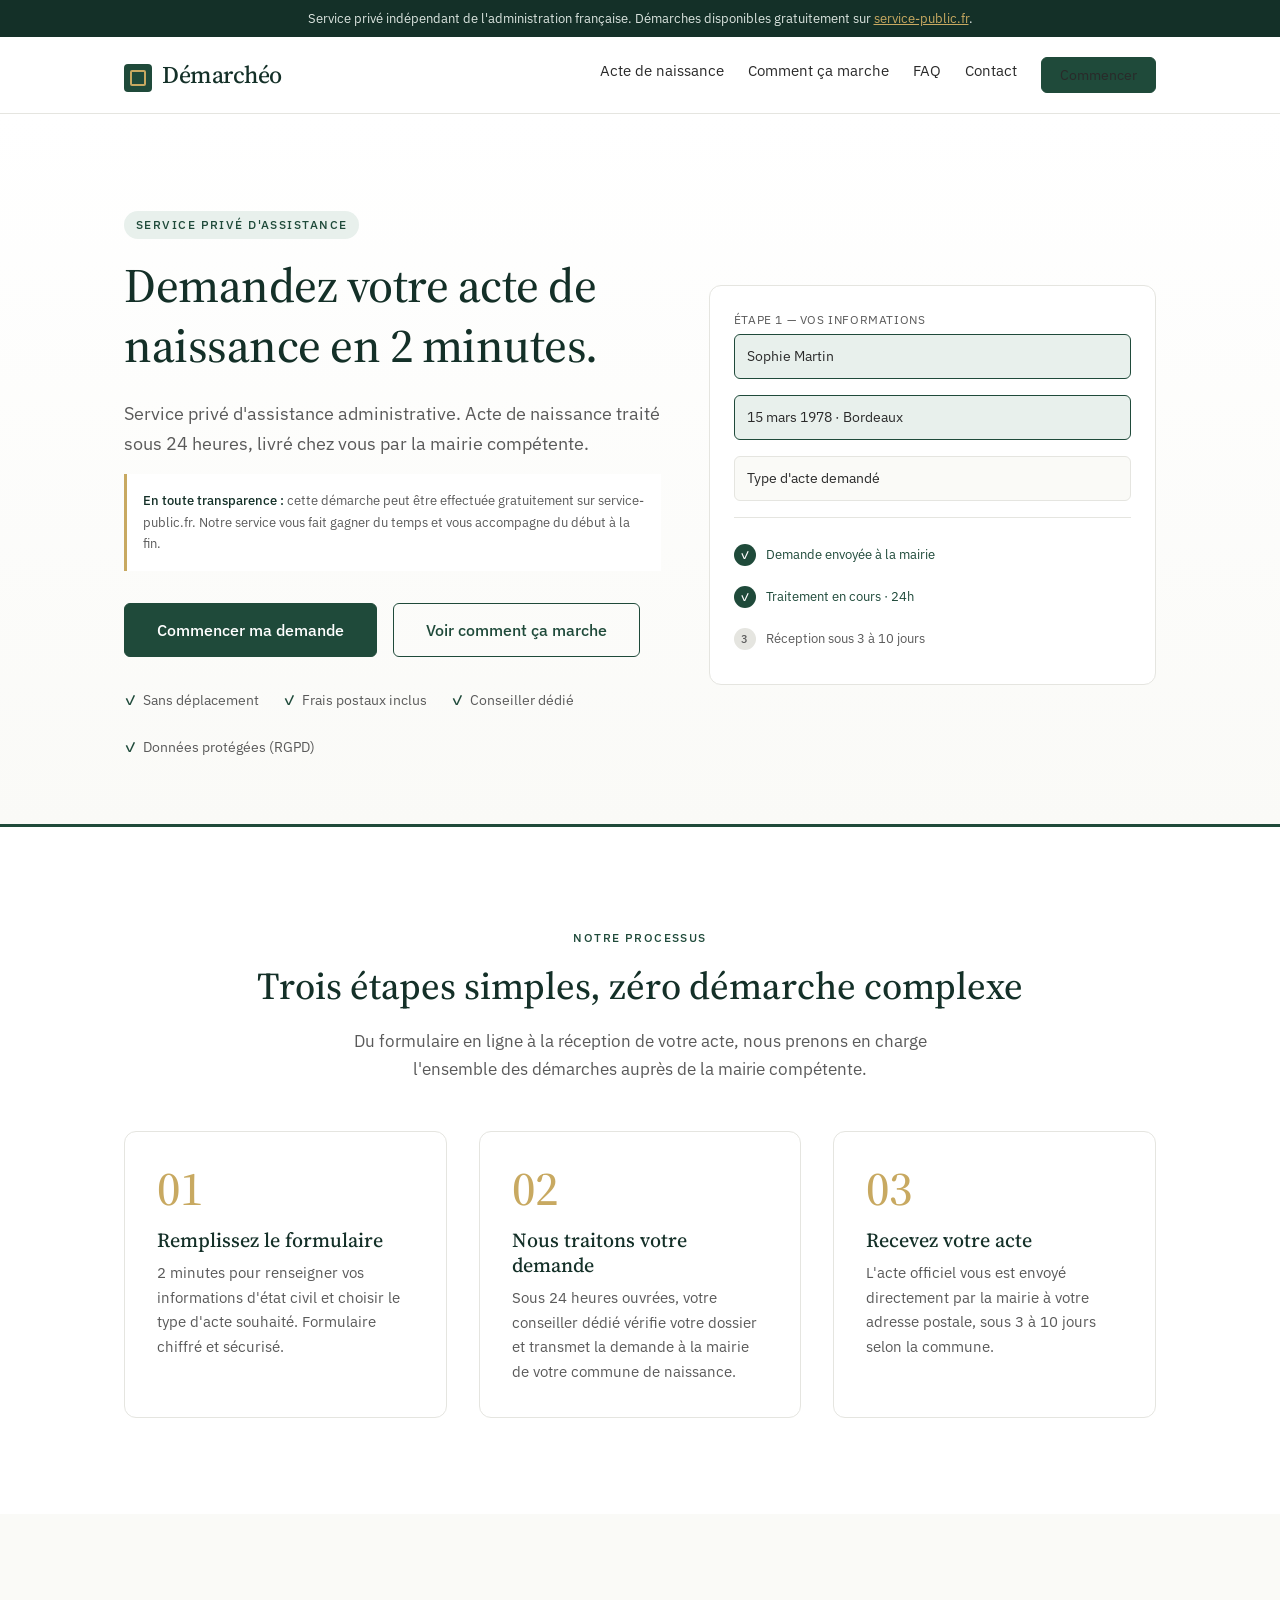
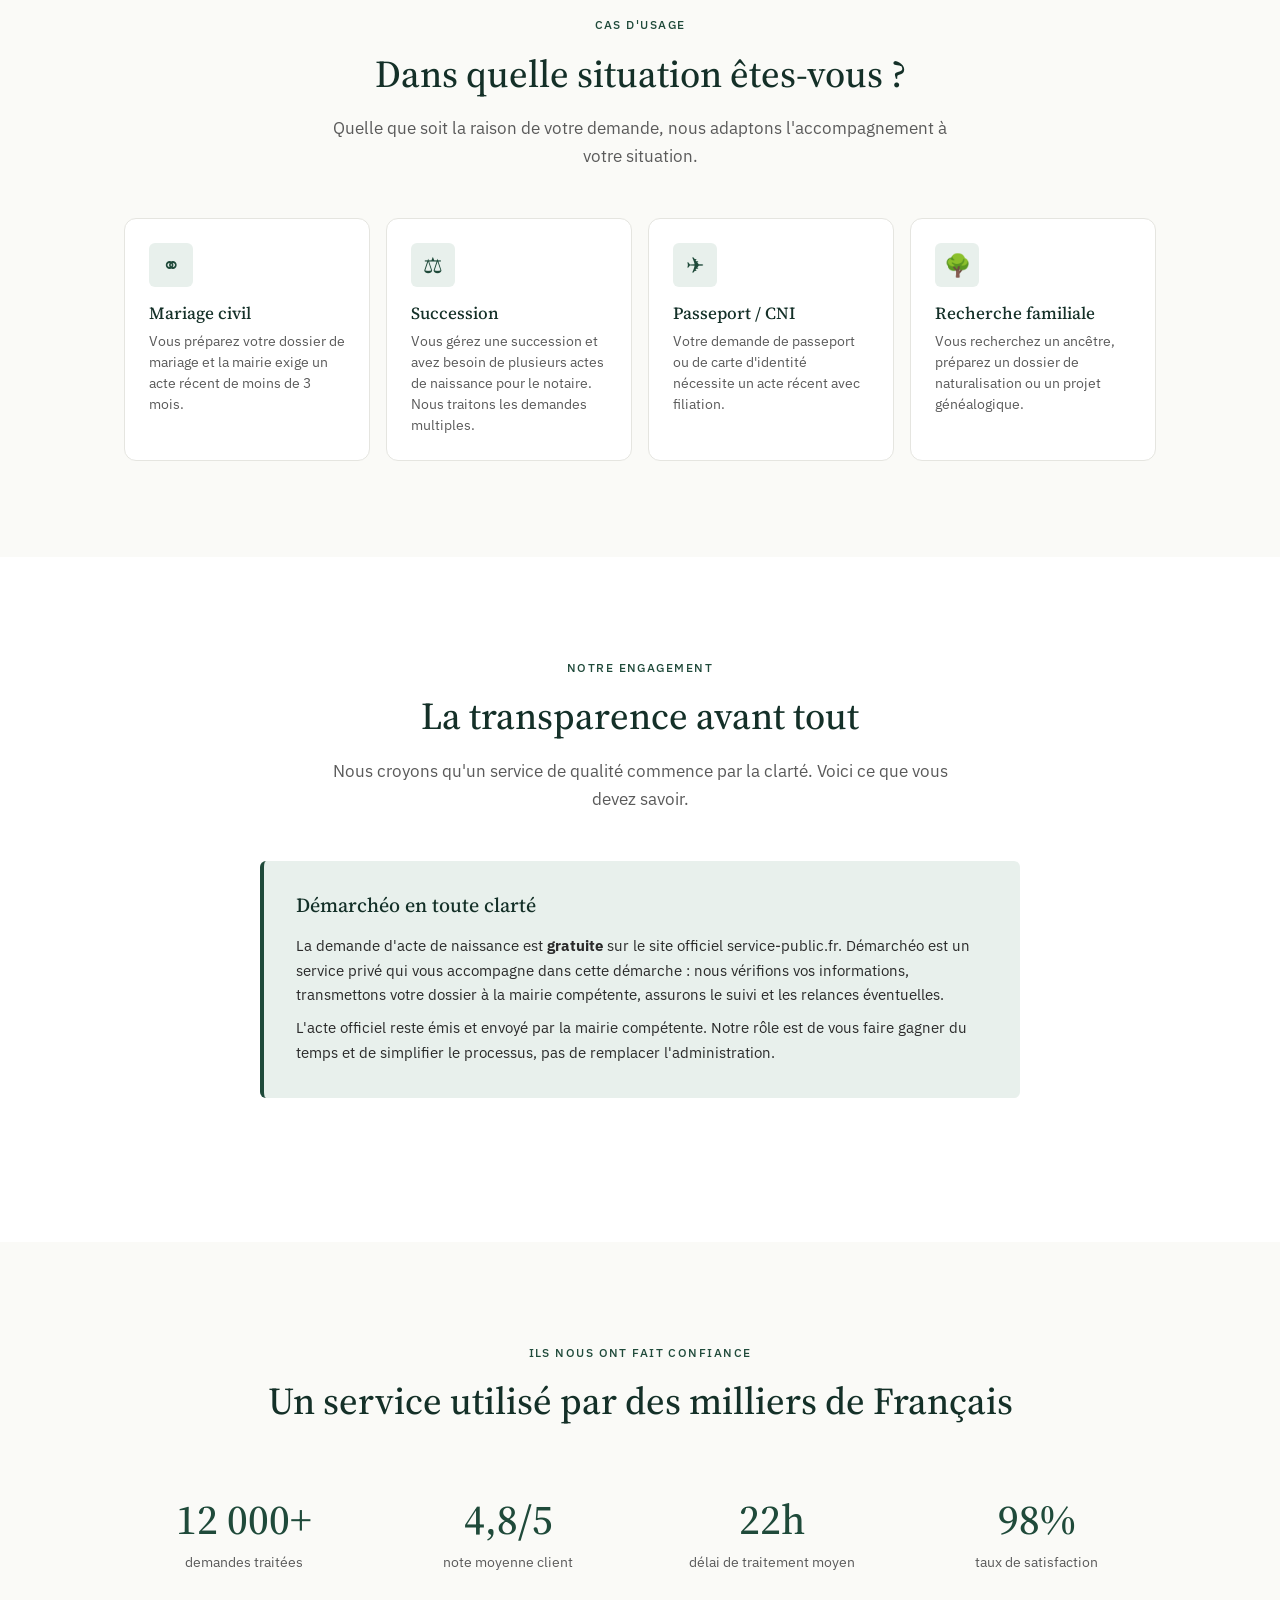
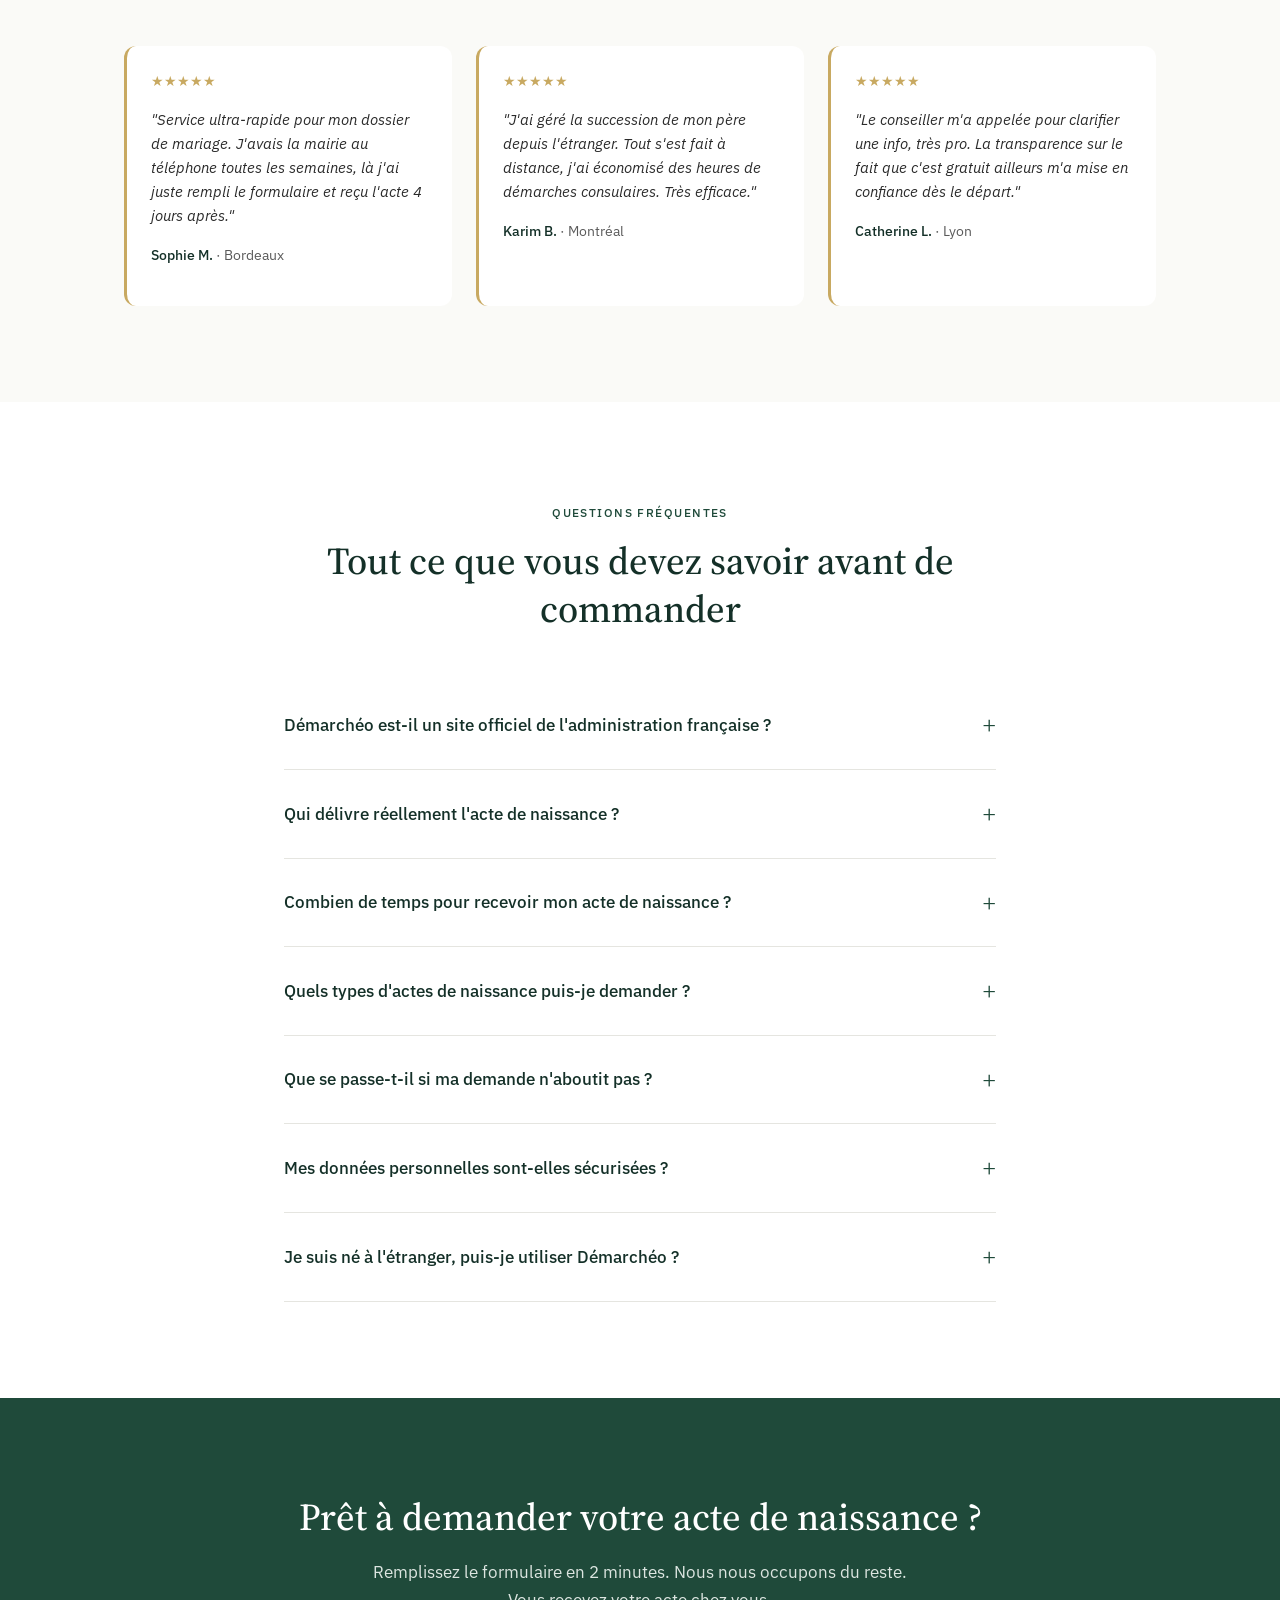
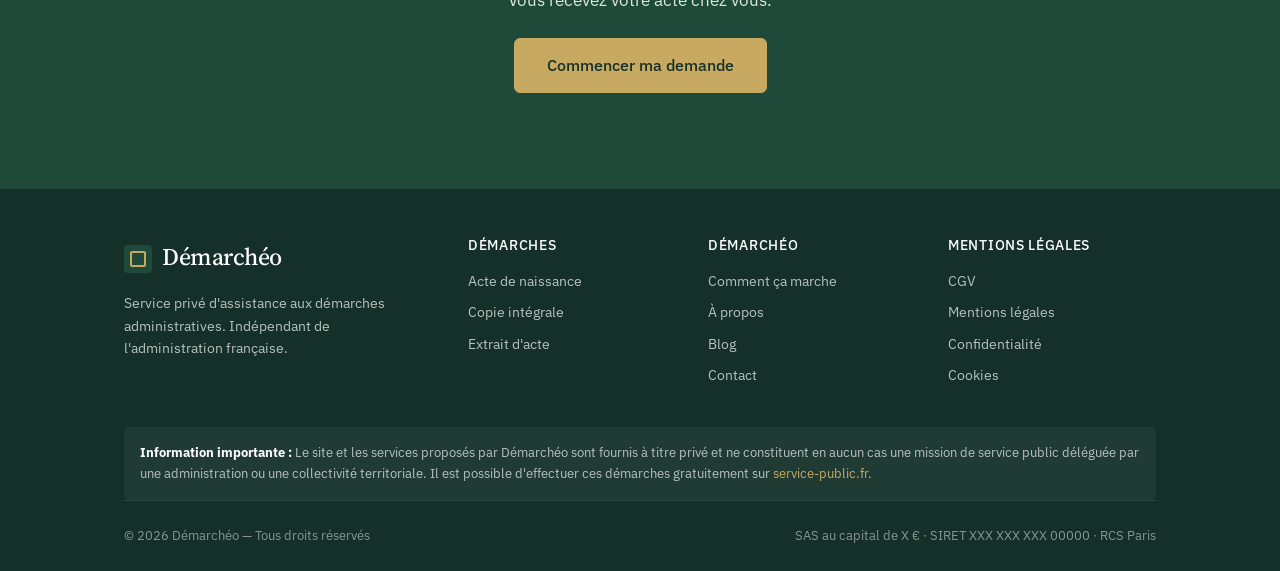
<file: index.html>
<!DOCTYPE html>
<html lang="fr">
<head>
  <meta charset="UTF-8">
  <meta name="viewport" content="width=device-width, initial-scale=1.0">

  <!-- SEO -->
  <title>Démarchéo — Demande d'acte de naissance en ligne sous 24h</title>
  <meta name="description" content="Service privé d'assistance pour vos démarches administratives. Acte de naissance traité sous 24h, livré chez vous. Conseiller dédié et suivi personnalisé.">
  <meta name="robots" content="index, follow, max-image-preview:large">
  <link rel="canonical" href="https://www.demarcheo.fr/">

  <!-- Open Graph -->
  <meta property="og:type" content="website">
  <meta property="og:locale" content="fr_FR">
  <meta property="og:site_name" content="Démarchéo">
  <meta property="og:title" content="Démarchéo — Demande d'acte de naissance en ligne sous 24h">
  <meta property="og:description" content="Service privé d'assistance pour vos démarches administratives. Acte de naissance traité sous 24h.">
  <meta property="og:url" content="https://www.demarcheo.fr/">
  <meta property="og:image" content="https://www.demarcheo.fr/og-image.jpg">

  <!-- Twitter -->
  <meta name="twitter:card" content="summary_large_image">
  <meta name="twitter:title" content="Démarchéo — Demande d'acte de naissance en ligne">
  <meta name="twitter:description" content="Service privé d'assistance pour vos démarches administratives.">

  <!-- Favicon -->
  <link rel="icon" type="image/svg+xml" href="data:image/svg+xml,<svg xmlns='http://www.w3.org/2000/svg' viewBox='0 0 100 100'><rect width='100' height='100' fill='%231F4A3A' rx='16'/><rect x='22' y='22' width='56' height='56' fill='none' stroke='%23C8A961' stroke-width='6' rx='8'/></svg>">

  <!-- Fonts -->
  <link rel="preconnect" href="https://fonts.googleapis.com">
  <link rel="preconnect" href="https://fonts.gstatic.com" crossorigin>
  <link href="https://fonts.googleapis.com/css2?family=IBM+Plex+Sans:wght@400;500&family=Source+Serif+Pro:wght@400;500;600&display=swap" rel="stylesheet">

  <!-- Styles -->
  <link rel="stylesheet" href="styles.css">

  <!-- Schema.org : Organization + WebSite -->
  <script type="application/ld+json">
  {
    "@context": "https://schema.org",
    "@graph": [
      {
        "@type": "Organization",
        "@id": "https://www.demarcheo.fr/#organization",
        "name": "Démarchéo",
        "url": "https://www.demarcheo.fr/",
        "logo": "https://www.demarcheo.fr/logo.png",
        "description": "Service privé d'assistance aux démarches administratives. Indépendant de l'administration française.",
        "sameAs": []
      },
      {
        "@type": "WebSite",
        "@id": "https://www.demarcheo.fr/#website",
        "url": "https://www.demarcheo.fr/",
        "name": "Démarchéo",
        "publisher": { "@id": "https://www.demarcheo.fr/#organization" },
        "inLanguage": "fr-FR"
      },
      {
        "@type": "Service",
        "name": "Demande d'acte de naissance",
        "provider": { "@id": "https://www.demarcheo.fr/#organization" },
        "areaServed": "FR",
        "description": "Assistance pour l'obtention d'un acte de naissance (copie intégrale, extrait avec ou sans filiation) auprès de la mairie compétente."
      }
    ]
  }
  </script>
</head>
<body>

  <!-- Bandeau légal obligatoire (anti-DGCCRF) -->
  <div class="legal-bar" role="note">
    Service privé indépendant de l'administration française. Démarches disponibles gratuitement sur <a href="https://www.service-public.fr" target="_blank" rel="noopener">service-public.fr</a>.
  </div>

  <!-- Header -->
  <header class="site-header">
    <div class="header-inner">
      <a href="/" class="logo" aria-label="Démarchéo, accueil">
        <span class="logo-mark" aria-hidden="true"></span>Démarchéo
      </a>

      <nav class="nav-main" aria-label="Navigation principale">
        <button class="nav-toggle" aria-label="Ouvrir le menu" aria-expanded="false">☰</button>
        <ul>
          <li><a href="/acte-de-naissance/">Acte de naissance</a></li>
          <li><a href="#comment-ca-marche">Comment ça marche</a></li>
          <li><a href="#faq">FAQ</a></li>
          <li><a href="/contact/">Contact</a></li>
          <li><a href="/commande/" class="btn btn-primary" style="padding: 8px 18px; font-size: 14px;">Commencer</a></li>
        </ul>
      </nav>
    </div>
  </header>

  <main>

    <!-- HERO -->
    <section class="hero" aria-labelledby="hero-title">
      <div class="hero-inner">
        <div>
          <span class="hero-eyebrow">Service privé d'assistance</span>
          <h1 id="hero-title">Demandez votre acte de naissance en 2 minutes.</h1>
          <p class="hero-subtitle">Service privé d'assistance administrative. Acte de naissance traité sous 24 heures, livré chez vous par la mairie compétente.</p>

          <div class="hero-disclaimer">
            <strong>En toute transparence :</strong> cette démarche peut être effectuée gratuitement sur service-public.fr. Notre service vous fait gagner du temps et vous accompagne du début à la fin.
          </div>

          <div class="hero-ctas">
            <a href="/commande/" class="btn btn-primary btn-lg">Commencer ma demande</a>
            <a href="#comment-ca-marche" class="btn btn-secondary btn-lg">Voir comment ça marche</a>
          </div>

          <div class="hero-trust">
            <span><span class="check">✓</span> Sans déplacement</span>
            <span><span class="check">✓</span> Frais postaux inclus</span>
            <span><span class="check">✓</span> Conseiller dédié</span>
            <span><span class="check">✓</span> Données protégées (RGPD)</span>
          </div>
        </div>

        <!-- Visuel : aperçu du formulaire (différenciation) -->
        <div class="hero-visual" aria-hidden="true">
          <div class="preview-form">
            <div class="preview-label">Étape 1 — Vos informations</div>
            <div class="preview-field filled">Sophie Martin</div>
            <div class="preview-field filled">15 mars 1978 · Bordeaux</div>
            <div class="preview-field">Type d'acte demandé</div>

            <div style="margin-top: 16px; padding-top: 16px; border-top: 1px solid var(--border);">
              <div class="preview-step done"><span class="step-num">✓</span> Demande envoyée à la mairie</div>
              <div class="preview-step done"><span class="step-num">✓</span> Traitement en cours · 24h</div>
              <div class="preview-step todo"><span class="step-num">3</span> Réception sous 3 à 10 jours</div>
            </div>
          </div>
        </div>
      </div>
    </section>

    <!-- COMMENT ÇA MARCHE -->
    <section class="section" id="comment-ca-marche" aria-labelledby="how-title">
      <div class="container">
        <div class="section-header">
          <span class="eyebrow">Notre processus</span>
          <h2 id="how-title">Trois étapes simples, zéro démarche complexe</h2>
          <p>Du formulaire en ligne à la réception de votre acte, nous prenons en charge l'ensemble des démarches auprès de la mairie compétente.</p>
        </div>

        <div class="steps">
          <article class="step-card">
            <div class="step-number">01</div>
            <h3>Remplissez le formulaire</h3>
            <p>2 minutes pour renseigner vos informations d'état civil et choisir le type d'acte souhaité. Formulaire chiffré et sécurisé.</p>
          </article>
          <article class="step-card">
            <div class="step-number">02</div>
            <h3>Nous traitons votre demande</h3>
            <p>Sous 24 heures ouvrées, votre conseiller dédié vérifie votre dossier et transmet la demande à la mairie de votre commune de naissance.</p>
          </article>
          <article class="step-card">
            <div class="step-number">03</div>
            <h3>Recevez votre acte</h3>
            <p>L'acte officiel vous est envoyé directement par la mairie à votre adresse postale, sous 3 à 10 jours selon la commune.</p>
          </article>
        </div>
      </div>
    </section>

    <!-- POUR QUI -->
    <section class="section section-alt" aria-labelledby="usecase-title">
      <div class="container">
        <div class="section-header">
          <span class="eyebrow">Cas d'usage</span>
          <h2 id="usecase-title">Dans quelle situation êtes-vous ?</h2>
          <p>Quelle que soit la raison de votre demande, nous adaptons l'accompagnement à votre situation.</p>
        </div>

        <div class="usecases">
          <article class="usecase">
            <div class="usecase-icon" aria-hidden="true">⚭</div>
            <h3>Mariage civil</h3>
            <p>Vous préparez votre dossier de mariage et la mairie exige un acte récent de moins de 3 mois.</p>
          </article>
          <article class="usecase">
            <div class="usecase-icon" aria-hidden="true">⚖</div>
            <h3>Succession</h3>
            <p>Vous gérez une succession et avez besoin de plusieurs actes de naissance pour le notaire. Nous traitons les demandes multiples.</p>
          </article>
          <article class="usecase">
            <div class="usecase-icon" aria-hidden="true">✈</div>
            <h3>Passeport / CNI</h3>
            <p>Votre demande de passeport ou de carte d'identité nécessite un acte récent avec filiation.</p>
          </article>
          <article class="usecase">
            <div class="usecase-icon" aria-hidden="true">🌳</div>
            <h3>Recherche familiale</h3>
            <p>Vous recherchez un ancêtre, préparez un dossier de naturalisation ou un projet généalogique.</p>
          </article>
        </div>
      </div>
    </section>

    <!-- ENGAGEMENT / TRANSPARENCE -->
    <section class="section" id="engagement" aria-labelledby="engagement-title">
      <div class="container">
        <div class="section-header">
          <span class="eyebrow">Notre engagement</span>
          <h2 id="engagement-title">La transparence avant tout</h2>
          <p>Nous croyons qu'un service de qualité commence par la clarté. Voici ce que vous devez savoir.</p>
        </div>

        <div class="transparency-box">
          <h3>Démarchéo en toute clarté</h3>
          <p>La demande d'acte de naissance est <strong>gratuite</strong> sur le site officiel service-public.fr. Démarchéo est un service privé qui vous accompagne dans cette démarche : nous vérifions vos informations, transmettons votre dossier à la mairie compétente, assurons le suivi et les relances éventuelles.</p>
          <p>L'acte officiel reste émis et envoyé par la mairie compétente. Notre rôle est de vous faire gagner du temps et de simplifier le processus, pas de remplacer l'administration.</p>
        </div>
      </div>
    </section>

    <!-- TRUST / TÉMOIGNAGES -->
    <section class="section section-alt" aria-labelledby="trust-title">
      <div class="container">
        <div class="section-header">
          <span class="eyebrow">Ils nous ont fait confiance</span>
          <h2 id="trust-title">Un service utilisé par des milliers de Français</h2>
        </div>

        <div class="trust-stats">
          <div class="trust-stat">
            <span class="stat-number">12 000+</span>
            <span class="stat-label">demandes traitées</span>
          </div>
          <div class="trust-stat">
            <span class="stat-number">4,8/5</span>
            <span class="stat-label">note moyenne client</span>
          </div>
          <div class="trust-stat">
            <span class="stat-number">22h</span>
            <span class="stat-label">délai de traitement moyen</span>
          </div>
          <div class="trust-stat">
            <span class="stat-number">98%</span>
            <span class="stat-label">taux de satisfaction</span>
          </div>
        </div>

        <div class="testimonials">
          <article class="testimonial">
            <div class="testimonial-stars" aria-label="5 étoiles sur 5">★★★★★</div>
            <p class="testimonial-quote">"Service ultra-rapide pour mon dossier de mariage. J'avais la mairie au téléphone toutes les semaines, là j'ai juste rempli le formulaire et reçu l'acte 4 jours après."</p>
            <p class="testimonial-author"><strong>Sophie M.</strong> · Bordeaux</p>
          </article>
          <article class="testimonial">
            <div class="testimonial-stars" aria-label="5 étoiles sur 5">★★★★★</div>
            <p class="testimonial-quote">"J'ai géré la succession de mon père depuis l'étranger. Tout s'est fait à distance, j'ai économisé des heures de démarches consulaires. Très efficace."</p>
            <p class="testimonial-author"><strong>Karim B.</strong> · Montréal</p>
          </article>
          <article class="testimonial">
            <div class="testimonial-stars" aria-label="5 étoiles sur 5">★★★★★</div>
            <p class="testimonial-quote">"Le conseiller m'a appelée pour clarifier une info, très pro. La transparence sur le fait que c'est gratuit ailleurs m'a mise en confiance dès le départ."</p>
            <p class="testimonial-author"><strong>Catherine L.</strong> · Lyon</p>
          </article>
        </div>
      </div>
    </section>

    <!-- FAQ -->
    <section class="section" id="faq" aria-labelledby="faq-title">
      <div class="container-narrow">
        <div class="section-header">
          <span class="eyebrow">Questions fréquentes</span>
          <h2 id="faq-title">Tout ce que vous devez savoir avant de commander</h2>
        </div>

        <div class="faq-list">
          <details class="faq-item">
            <summary>Démarchéo est-il un site officiel de l'administration française ?</summary>
            <div class="faq-body">
              Non. Démarchéo est un service privé indépendant de l'administration française. Nous ne sommes ni mandatés ni affiliés à l'État. Toutes les démarches que nous proposons peuvent être effectuées gratuitement par vous-même sur le site officiel service-public.fr. Notre service consiste à vous accompagner et à prendre en charge ces démarches pour vous faire gagner du temps.
            </div>
          </details>

          <details class="faq-item">
            <summary>Qui délivre réellement l'acte de naissance ?</summary>
            <div class="faq-body">
              L'acte de naissance est délivré par la mairie de votre commune de naissance (ou le Service Central d'État Civil de Nantes pour les Français nés à l'étranger). Démarchéo prend en charge la demande pour votre compte, mais le document officiel est émis et envoyé par la mairie compétente.
            </div>
          </details>

          <details class="faq-item">
            <summary>Combien de temps pour recevoir mon acte de naissance ?</summary>
            <div class="faq-body">
              Notre délai de traitement est de 24 heures ouvrées. Une fois la demande transmise à la mairie, le délai d'envoi par courrier varie selon les communes : généralement entre 3 et 10 jours ouvrés. Nous vous tenons informé à chaque étape.
            </div>
          </details>

          <details class="faq-item">
            <summary>Quels types d'actes de naissance puis-je demander ?</summary>
            <div class="faq-body">
              Nous traitons les trois types d'actes : la <strong>copie intégrale</strong> (toutes les informations, exigée pour mariage, passeport, naturalisation), l'<strong>extrait avec filiation</strong> (informations personnelles + parents) et l'<strong>extrait sans filiation</strong> (informations personnelles uniquement, accessible sans justificatif).
            </div>
          </details>

          <details class="faq-item">
            <summary>Que se passe-t-il si ma demande n'aboutit pas ?</summary>
            <div class="faq-body">
              Si pour une raison quelconque nous ne parvenons pas à obtenir votre acte de naissance auprès de la mairie compétente (sauf erreur dans les informations transmises), notre service vous garantit un remboursement intégral. Vous disposez également d'un droit de rétractation de 14 jours conformément au Code de la consommation.
            </div>
          </details>

          <details class="faq-item">
            <summary>Mes données personnelles sont-elles sécurisées ?</summary>
            <div class="faq-body">
              Oui. Démarchéo respecte le Règlement Général sur la Protection des Données (RGPD). Vos informations sont chiffrées (HTTPS), stockées en France, et utilisées exclusivement pour le traitement de votre demande. Elles ne sont jamais revendues à des tiers. Voir notre <a href="/politique-confidentialite/">politique de confidentialité</a>.
            </div>
          </details>

          <details class="faq-item">
            <summary>Je suis né à l'étranger, puis-je utiliser Démarchéo ?</summary>
            <div class="faq-body">
              Oui, à condition d'être de nationalité française. Pour les Français nés à l'étranger, nous transmettons votre demande au Service Central d'État Civil (SCEC) de Nantes, qui est l'autorité compétente. Le délai peut être légèrement plus long (10 à 20 jours).
            </div>
          </details>
        </div>
      </div>
    </section>

    <!-- CTA FINAL -->
    <section class="final-cta">
      <div class="container-narrow">
        <h2>Prêt à demander votre acte de naissance ?</h2>
        <p>Remplissez le formulaire en 2 minutes. Nous nous occupons du reste. Vous recevez votre acte chez vous.</p>
        <a href="/commande/" class="btn btn-primary btn-lg">Commencer ma demande</a>
      </div>
    </section>

  </main>

  <!-- Footer -->
  <footer class="site-footer">
    <div class="container">
      <div class="footer-grid">
        <div class="footer-col footer-brand">
          <span class="logo"><span class="logo-mark" aria-hidden="true"></span>Démarchéo</span>
          <p>Service privé d'assistance aux démarches administratives. Indépendant de l'administration française.</p>
        </div>

        <div class="footer-col">
          <h4>Démarches</h4>
          <ul>
            <li><a href="/acte-de-naissance/">Acte de naissance</a></li>
            <li><a href="/acte-de-naissance/copie-integrale/">Copie intégrale</a></li>
            <li><a href="/acte-de-naissance/extrait/">Extrait d'acte</a></li>
          </ul>
        </div>

        <div class="footer-col">
          <h4>Démarchéo</h4>
          <ul>
            <li><a href="/comment-ca-marche/">Comment ça marche</a></li>
            <li><a href="/a-propos/">À propos</a></li>
            <li><a href="/blog/">Blog</a></li>
            <li><a href="/contact/">Contact</a></li>
          </ul>
        </div>

        <div class="footer-col">
          <h4>Mentions légales</h4>
          <ul>
            <li><a href="/cgv/">CGV</a></li>
            <li><a href="/mentions-legales/">Mentions légales</a></li>
            <li><a href="/politique-confidentialite/">Confidentialité</a></li>
            <li><a href="/politique-cookies/">Cookies</a></li>
          </ul>
        </div>
      </div>

      <div class="footer-disclaimer">
        <strong>Information importante :</strong> Le site et les services proposés par Démarchéo sont fournis à titre privé et ne constituent en aucun cas une mission de service public déléguée par une administration ou une collectivité territoriale. Il est possible d'effectuer ces démarches gratuitement sur <a href="https://www.service-public.fr" style="color: #C8A961;" target="_blank" rel="noopener">service-public.fr</a>.
      </div>

      <div class="footer-bottom">
        <p>© 2026 Démarchéo — Tous droits réservés</p>
        <p>SAS au capital de X € · SIRET XXX XXX XXX 00000 · RCS Paris</p>
      </div>
    </div>
  </footer>

  <script src="script.js" defer></script>
</body>
</html>
</file>
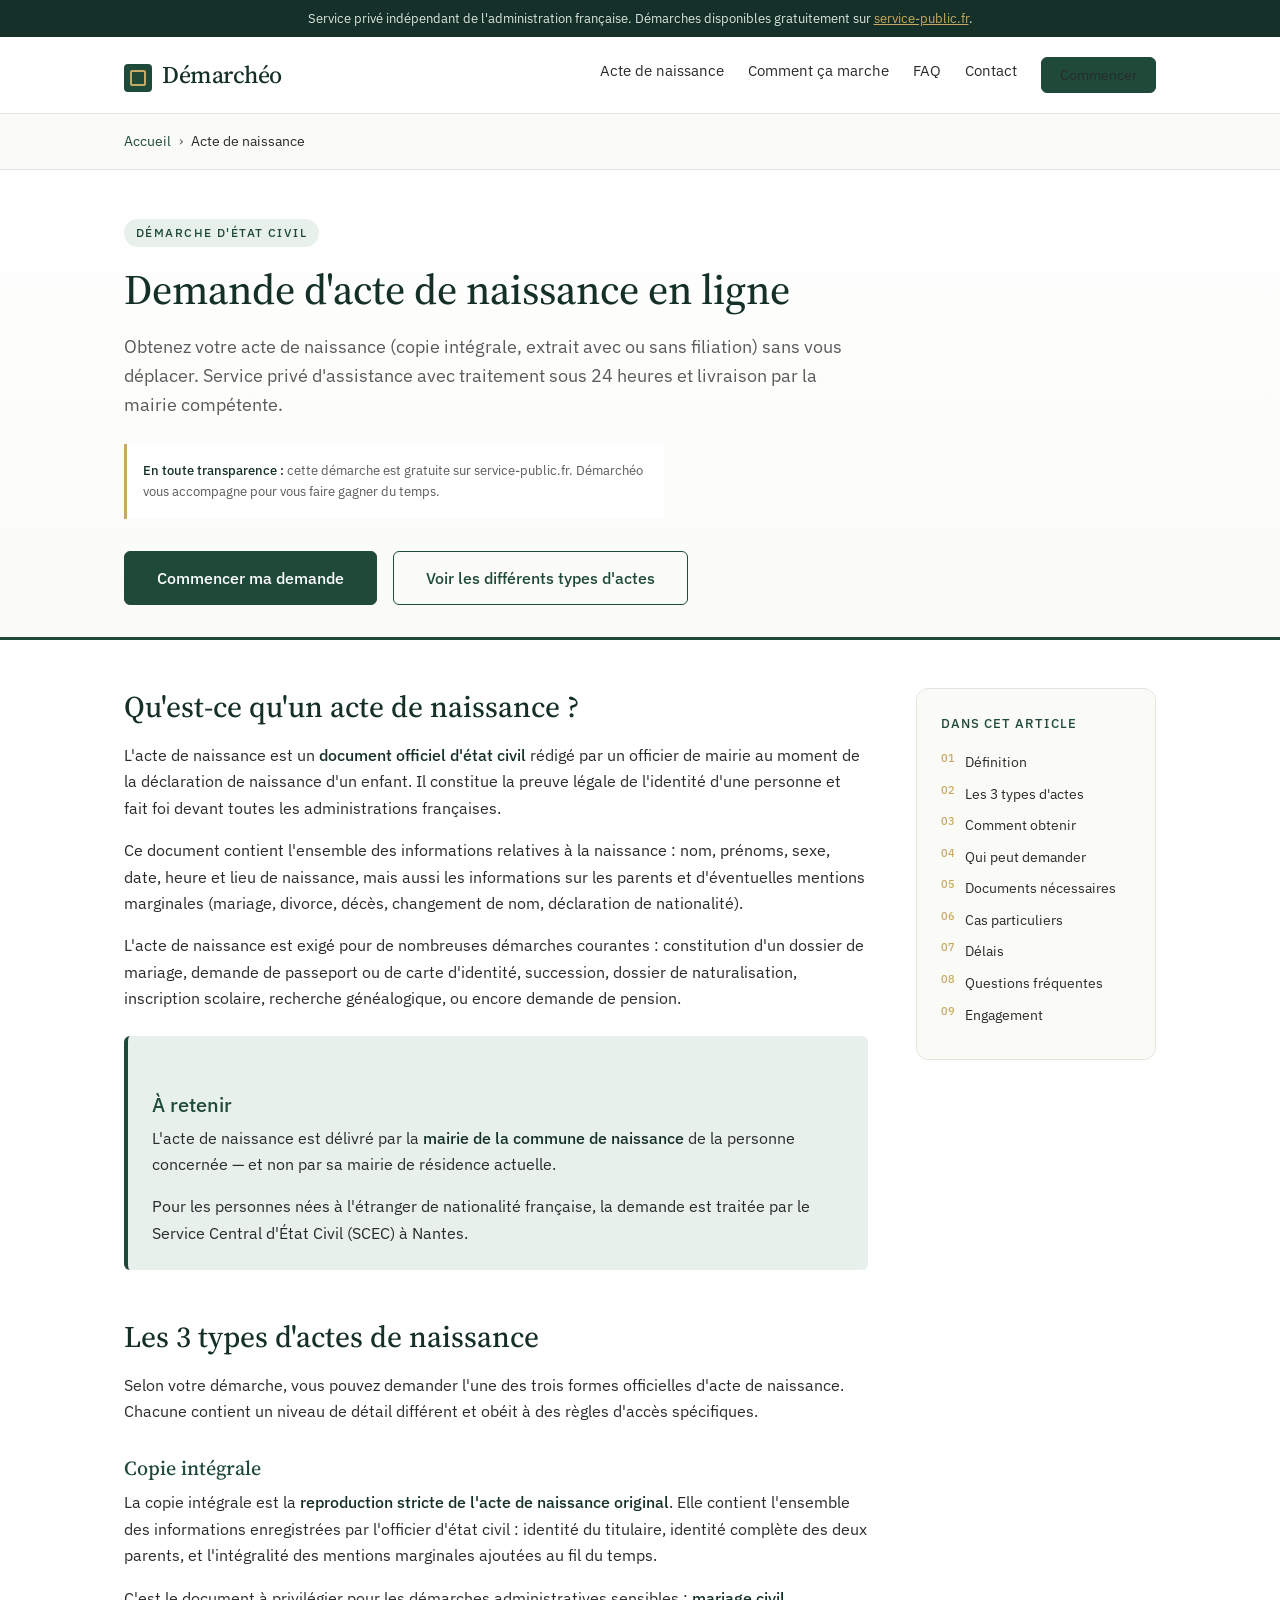
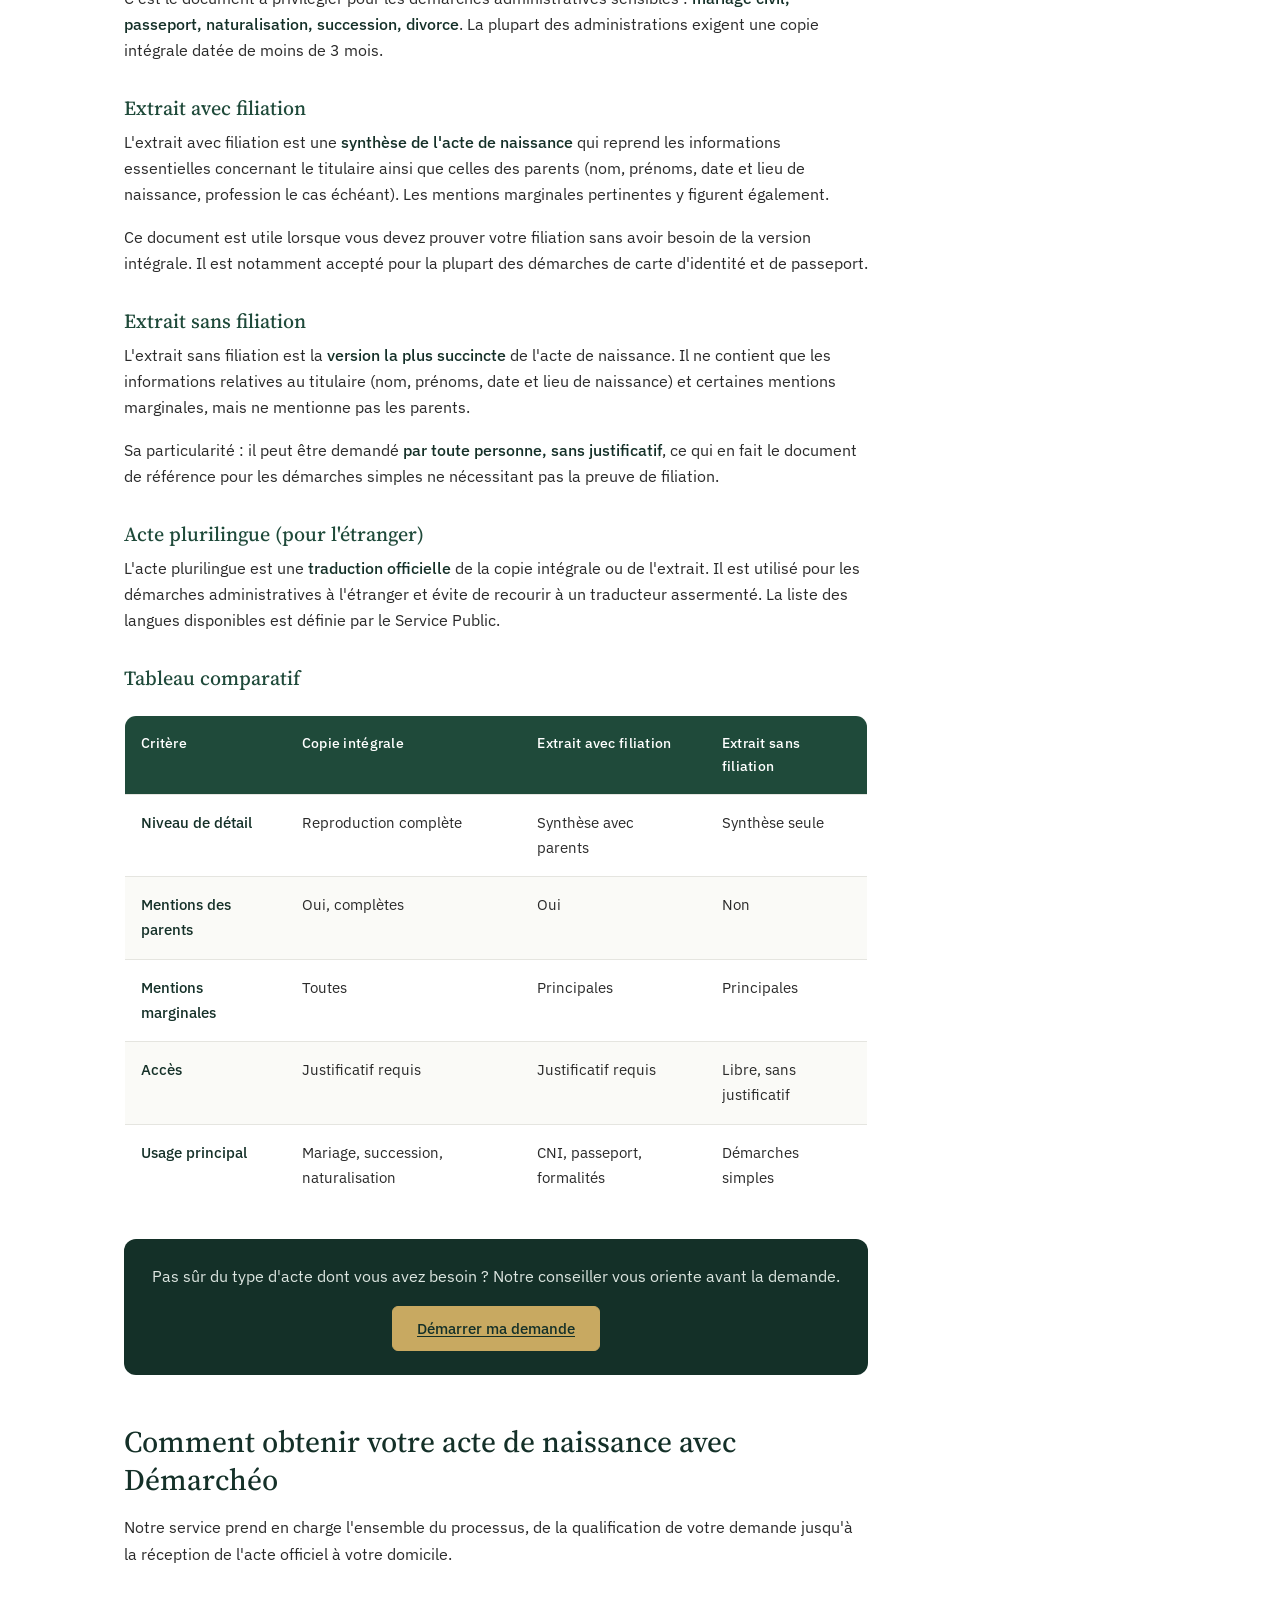
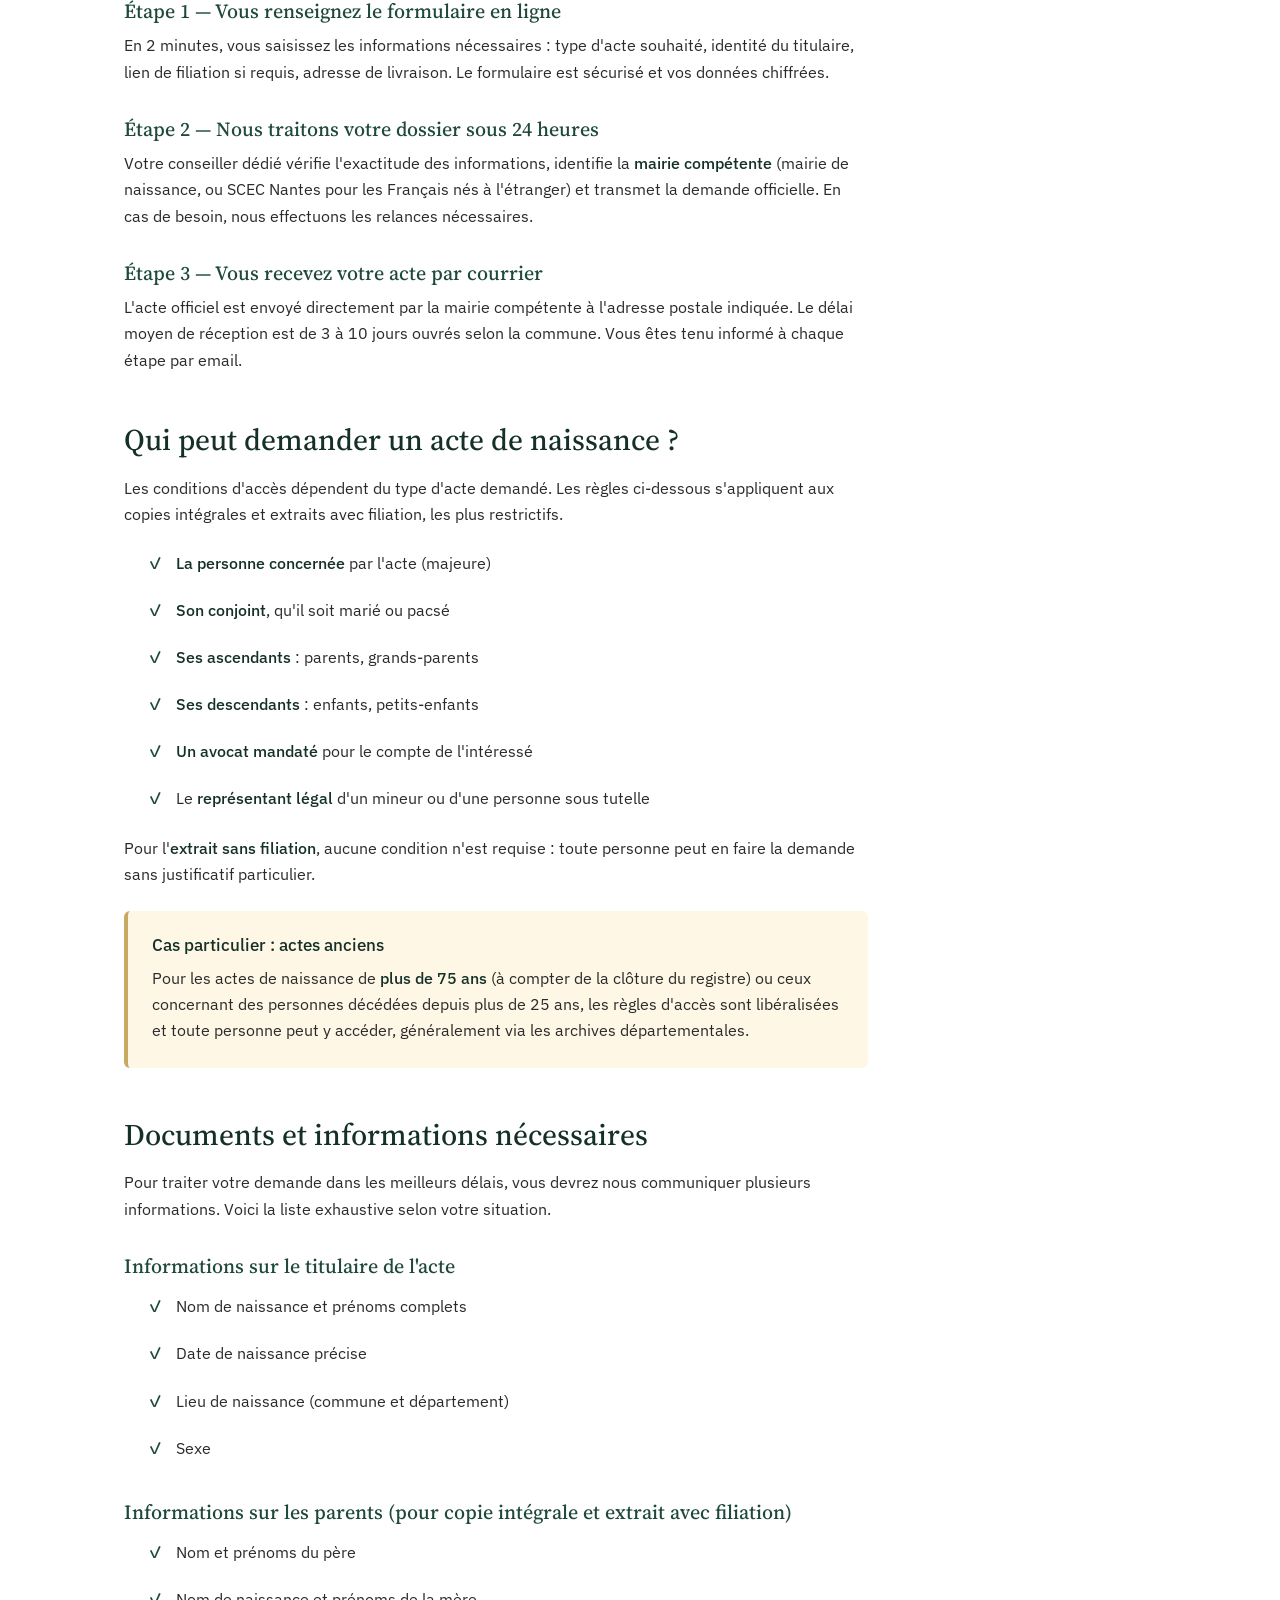
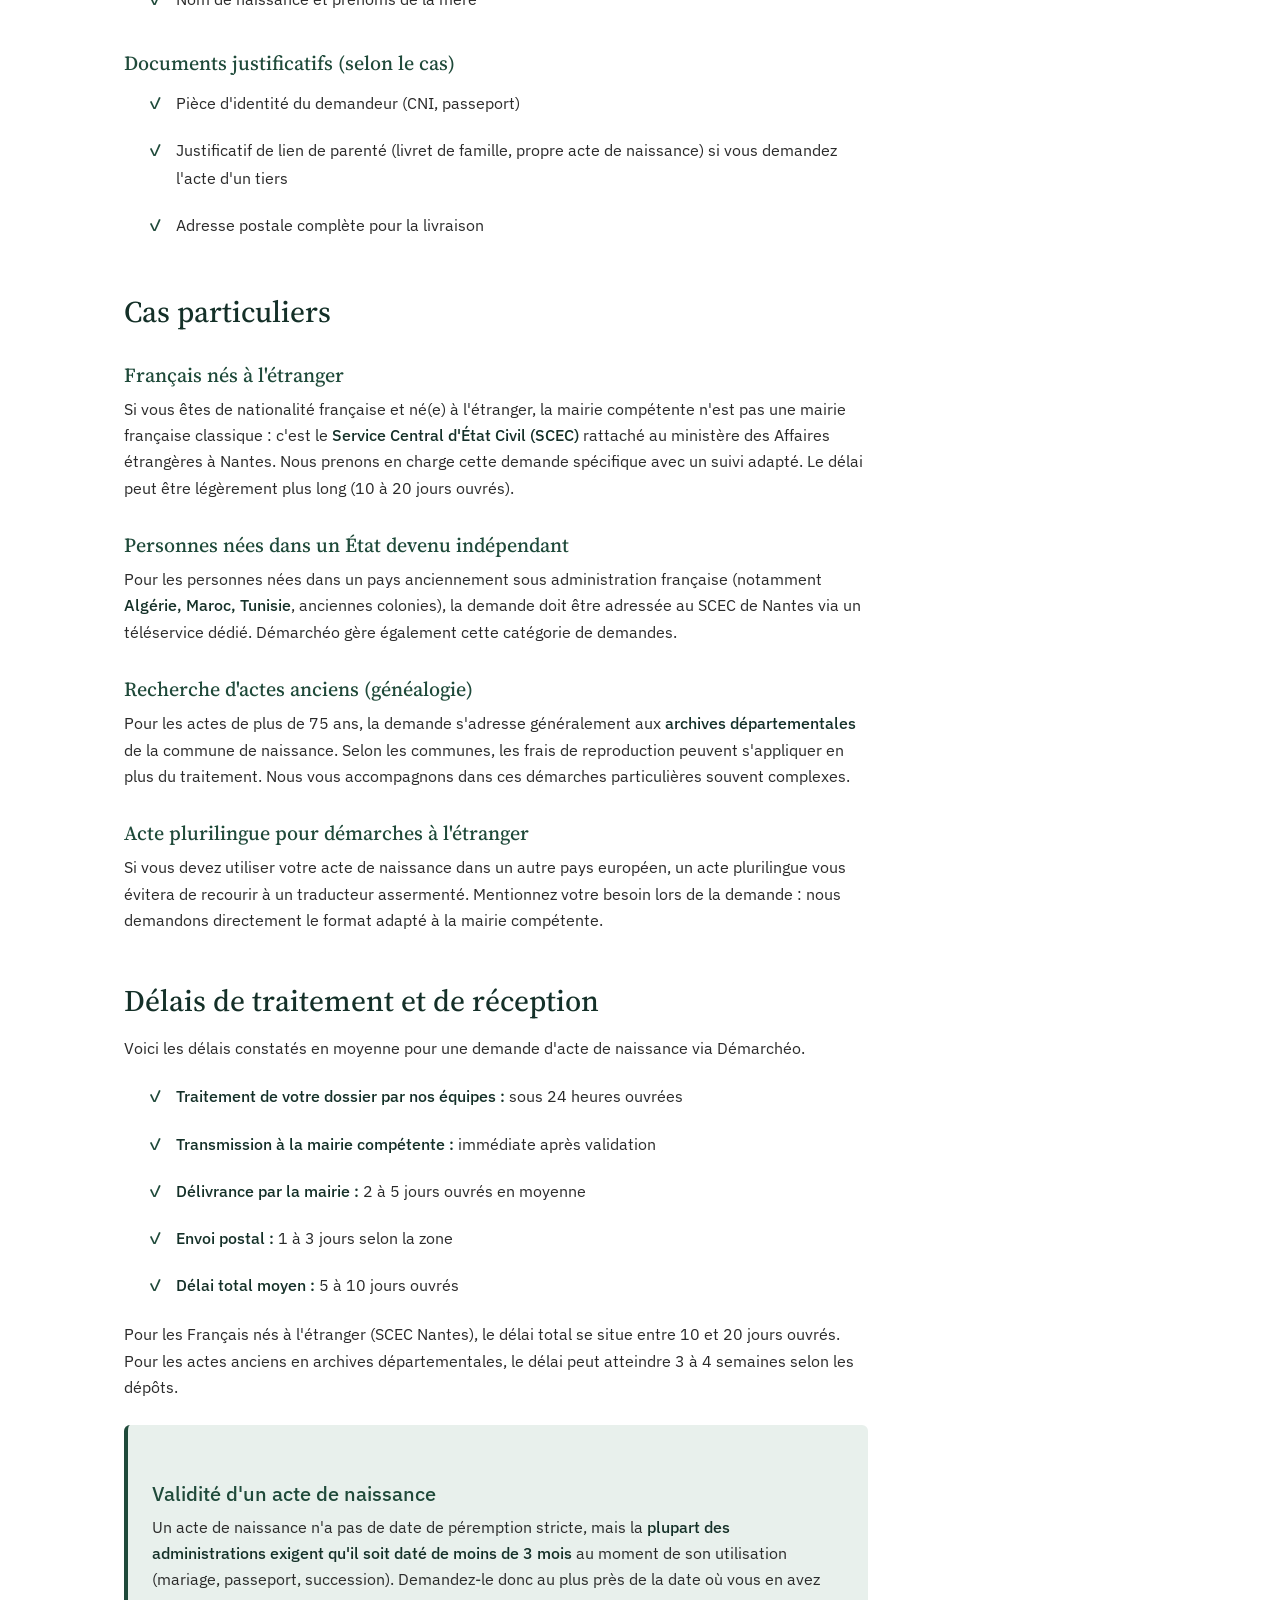
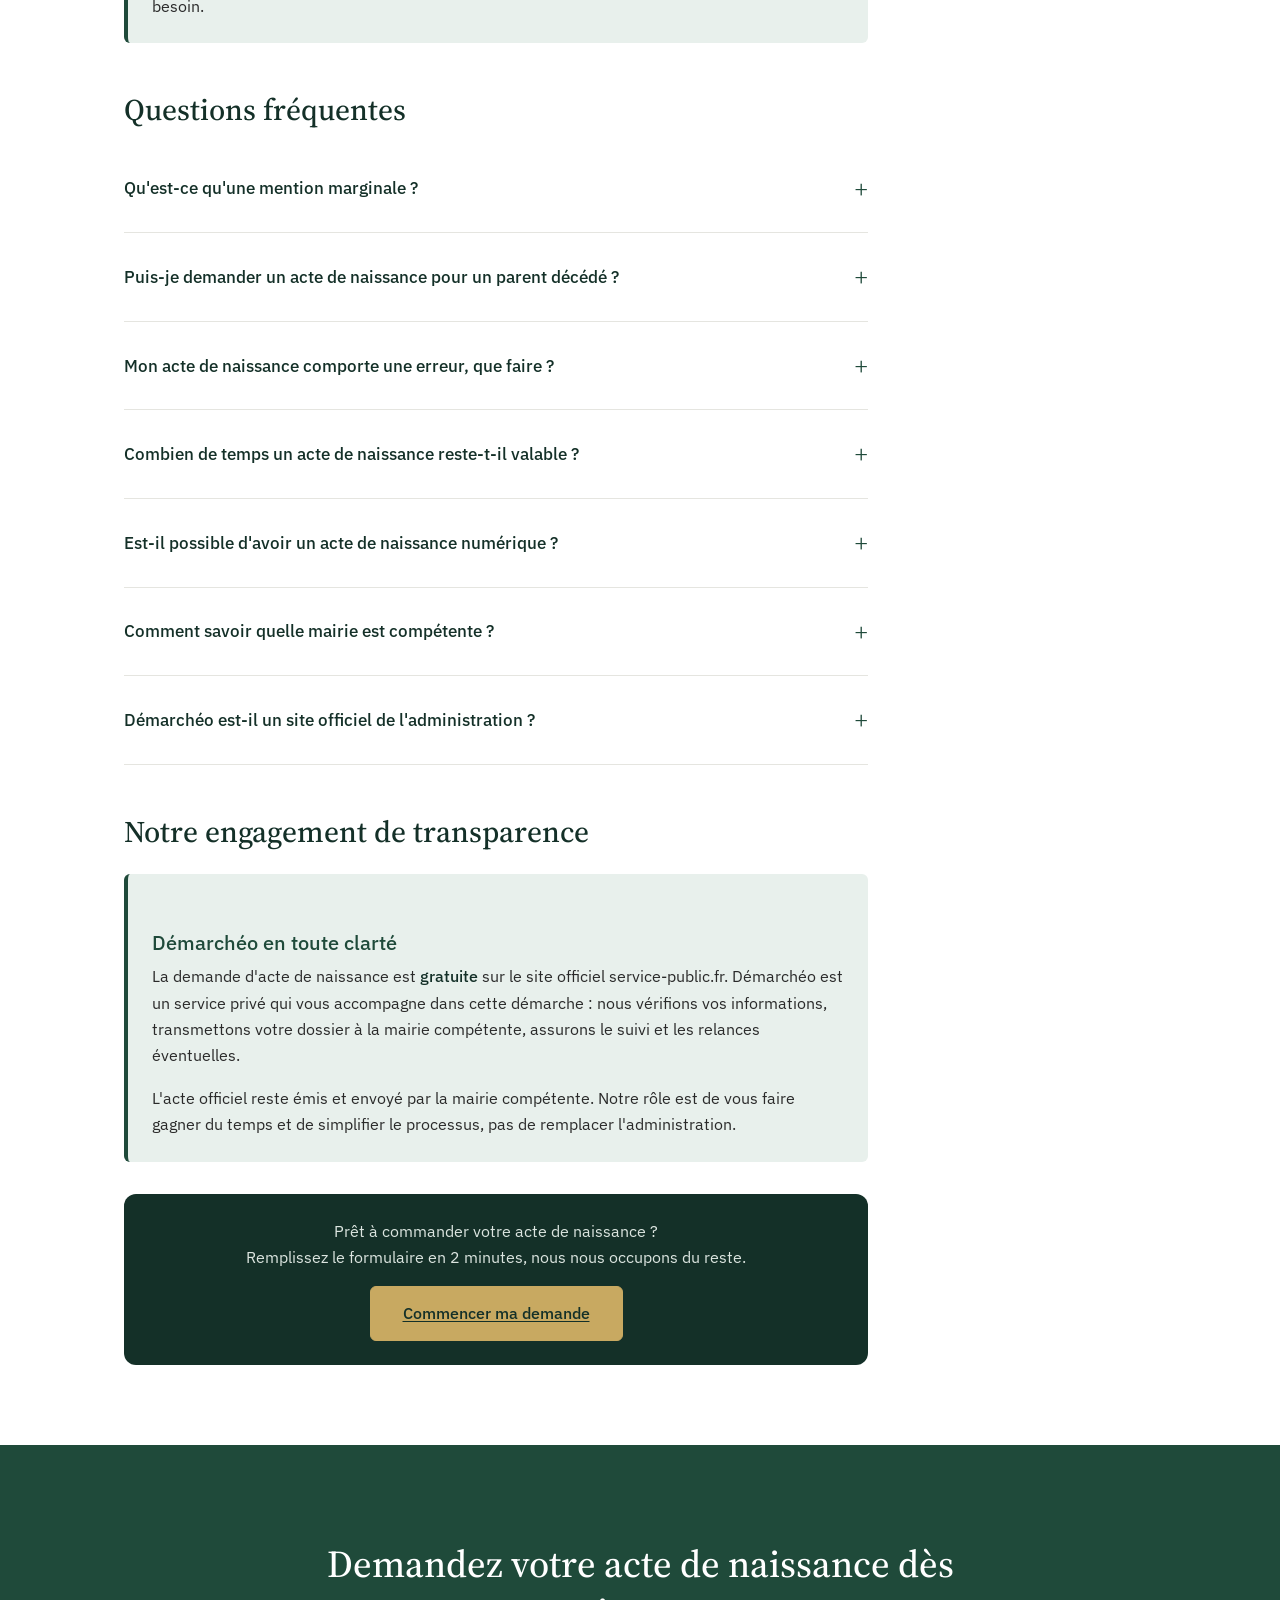
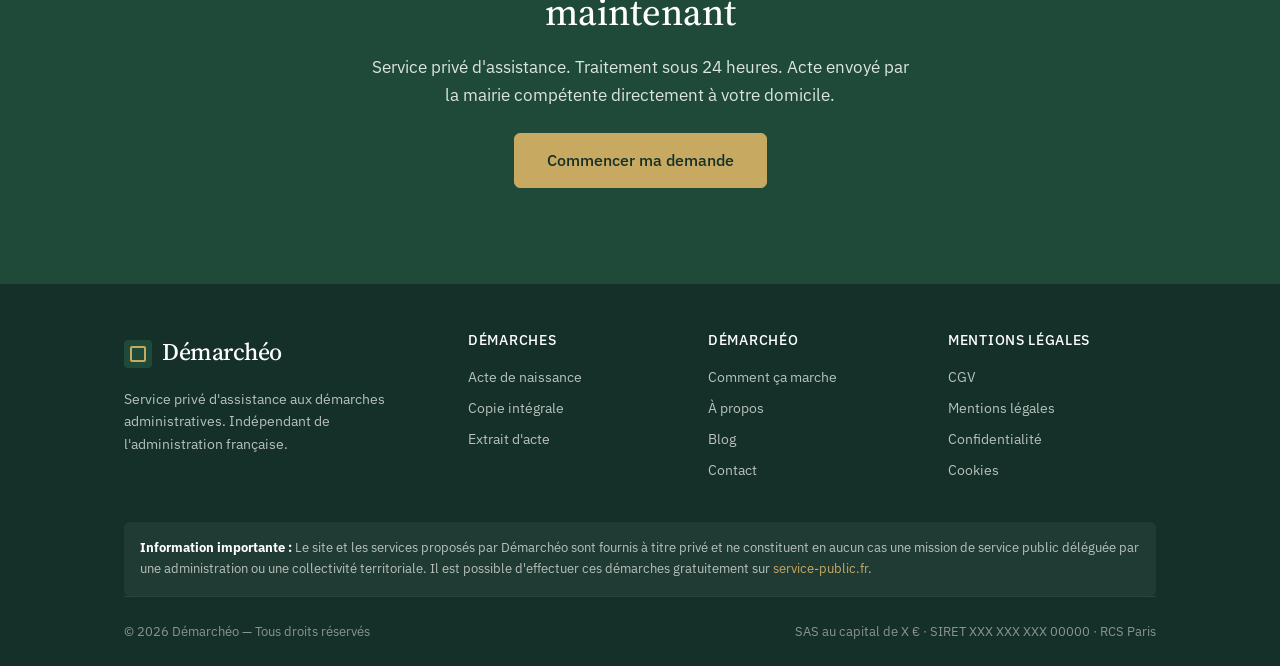
<file: acte-de-naissance/index.html>
<!DOCTYPE html>
<html lang="fr">
<head>
  <meta charset="UTF-8">
  <meta name="viewport" content="width=device-width, initial-scale=1.0">

  <!-- SEO principal -->
  <title>Acte de naissance : demande en ligne sous 24h | Démarchéo</title>
  <meta name="description" content="Demande d'acte de naissance en ligne : copie intégrale, extrait avec ou sans filiation. Service privé d'assistance, traitement sous 24h, livré par la mairie compétente.">
  <meta name="robots" content="index, follow, max-image-preview:large">
  <link rel="canonical" href="https://www.demarcheo.fr/acte-de-naissance/">

  <!-- Open Graph -->
  <meta property="og:type" content="article">
  <meta property="og:locale" content="fr_FR">
  <meta property="og:site_name" content="Démarchéo">
  <meta property="og:title" content="Acte de naissance : demande en ligne sous 24h | Démarchéo">
  <meta property="og:description" content="Service privé d'assistance pour obtenir votre acte de naissance. Copie intégrale, extrait avec ou sans filiation.">
  <meta property="og:url" content="https://www.demarcheo.fr/acte-de-naissance/">

  <meta name="twitter:card" content="summary_large_image">
  <meta name="twitter:title" content="Acte de naissance : demande en ligne sous 24h">
  <meta name="twitter:description" content="Service privé d'assistance pour obtenir votre acte de naissance.">

  <!-- Favicon (cohérent avec home) -->
  <link rel="icon" type="image/svg+xml" href="data:image/svg+xml,<svg xmlns='http://www.w3.org/2000/svg' viewBox='0 0 100 100'><rect width='100' height='100' fill='%231F4A3A' rx='16'/><rect x='22' y='22' width='56' height='56' fill='none' stroke='%23C8A961' stroke-width='6' rx='8'/></svg>">

  <!-- Fonts -->
  <link rel="preconnect" href="https://fonts.googleapis.com">
  <link rel="preconnect" href="https://fonts.gstatic.com" crossorigin>
  <link href="https://fonts.googleapis.com/css2?family=IBM+Plex+Sans:wght@400;500&family=Source+Serif+Pro:wght@400;500;600&display=swap" rel="stylesheet">

  <!-- Styles (lien relatif depuis /acte-de-naissance/) -->
  <link rel="stylesheet" href="../styles.css">

  <!-- Schema.org : Article + BreadcrumbList + FAQPage -->
  <script type="application/ld+json">
  {
    "@context": "https://schema.org",
    "@graph": [
      {
        "@type": "BreadcrumbList",
        "itemListElement": [
          { "@type": "ListItem", "position": 1, "name": "Accueil", "item": "https://www.demarcheo.fr/" },
          { "@type": "ListItem", "position": 2, "name": "Acte de naissance", "item": "https://www.demarcheo.fr/acte-de-naissance/" }
        ]
      },
      {
        "@type": "Article",
        "headline": "Acte de naissance : demande en ligne sous 24h",
        "description": "Guide complet pour demander votre acte de naissance en ligne avec Démarchéo.",
        "author": { "@type": "Organization", "name": "Démarchéo" },
        "publisher": {
          "@type": "Organization",
          "name": "Démarchéo",
          "logo": { "@type": "ImageObject", "url": "https://www.demarcheo.fr/logo.png" }
        },
        "inLanguage": "fr-FR",
        "datePublished": "2026-05-24",
        "dateModified": "2026-05-24"
      },
      {
        "@type": "FAQPage",
        "mainEntity": [
          {
            "@type": "Question",
            "name": "Qu'est-ce qu'un acte de naissance ?",
            "acceptedAnswer": { "@type": "Answer", "text": "L'acte de naissance est un document officiel rédigé par un officier d'état civil au moment de la déclaration de naissance. Il atteste de l'identité d'une personne et est exigé pour de nombreuses démarches : mariage, passeport, succession, naturalisation." }
          },
          {
            "@type": "Question",
            "name": "Quels sont les 3 types d'actes de naissance ?",
            "acceptedAnswer": { "@type": "Answer", "text": "Il existe trois versions : la copie intégrale (toutes les informations, dont les parents et mentions marginales), l'extrait avec filiation (synthèse incluant les parents) et l'extrait sans filiation (synthèse sans les parents, accessible sans justificatif)." }
          },
          {
            "@type": "Question",
            "name": "Quel délai pour recevoir un acte de naissance ?",
            "acceptedAnswer": { "@type": "Answer", "text": "Avec Démarchéo, votre demande est transmise à la mairie compétente sous 24 heures ouvrées. L'acte est ensuite envoyé par la mairie par courrier postal, sous 3 à 10 jours ouvrés selon la commune." }
          },
          {
            "@type": "Question",
            "name": "Qui peut demander un acte de naissance ?",
            "acceptedAnswer": { "@type": "Answer", "text": "La copie intégrale et l'extrait avec filiation sont réservés à la personne concernée, son conjoint, ses parents, grands-parents, descendants ou un avocat mandaté. L'extrait sans filiation peut être demandé par toute personne sans justificatif." }
          },
          {
            "@type": "Question",
            "name": "Comment obtenir un acte de naissance pour un Français né à l'étranger ?",
            "acceptedAnswer": { "@type": "Answer", "text": "Pour les Français nés à l'étranger, la demande doit être adressée au Service Central d'État Civil (SCEC) du ministère des Affaires étrangères à Nantes. Démarchéo prend en charge cette démarche pour vous." }
          },
          {
            "@type": "Question",
            "name": "Démarchéo est-il un site officiel ?",
            "acceptedAnswer": { "@type": "Answer", "text": "Non. Démarchéo est un service privé indépendant de l'administration française. Cette démarche peut être effectuée gratuitement sur le site officiel service-public.fr. Notre service consiste à vous accompagner et à prendre en charge ces démarches pour vous faire gagner du temps." }
          }
        ]
      }
    ]
  }
  </script>
</head>
<body>

  <!-- Bandeau légal (cohérent avec homepage) -->
  <div class="legal-bar" role="note">
    Service privé indépendant de l'administration française. Démarches disponibles gratuitement sur <a href="https://www.service-public.fr" target="_blank" rel="noopener">service-public.fr</a>.
  </div>

  <!-- Header (identique à la home) -->
  <header class="site-header">
    <div class="header-inner">
      <a href="/" class="logo" aria-label="Démarchéo, accueil">
        <span class="logo-mark" aria-hidden="true"></span>Démarchéo
      </a>
      <nav class="nav-main" aria-label="Navigation principale">
        <button class="nav-toggle" aria-label="Ouvrir le menu" aria-expanded="false">☰</button>
        <ul>
          <li><a href="/acte-de-naissance/" aria-current="page">Acte de naissance</a></li>
          <li><a href="/comment-ca-marche/">Comment ça marche</a></li>
          <li><a href="/faq/">FAQ</a></li>
          <li><a href="/contact/">Contact</a></li>
          <li><a href="/commande/" class="btn btn-primary" style="padding: 8px 18px; font-size: 14px;">Commencer</a></li>
        </ul>
      </nav>
    </div>
  </header>

  <!-- Fil d'Ariane -->
  <nav class="breadcrumb" aria-label="Fil d'Ariane">
    <ol>
      <li><a href="/">Accueil</a></li>
      <li aria-current="page">Acte de naissance</li>
    </ol>
  </nav>

  <main>

    <!-- HERO -->
    <section class="page-hero" aria-labelledby="page-title">
      <div class="container">
        <span class="hero-eyebrow">Démarche d'état civil</span>
        <h1 id="page-title">Demande d'acte de naissance en ligne</h1>
        <p class="lede">Obtenez votre acte de naissance (copie intégrale, extrait avec ou sans filiation) sans vous déplacer. Service privé d'assistance avec traitement sous 24 heures et livraison par la mairie compétente.</p>

        <div class="hero-disclaimer">
          <strong>En toute transparence :</strong> cette démarche est gratuite sur service-public.fr. Démarchéo vous accompagne pour vous faire gagner du temps.
        </div>

        <div class="hero-ctas">
          <a href="/commande/" class="btn btn-primary btn-lg">Commencer ma demande</a>
          <a href="#types-actes" class="btn btn-secondary btn-lg">Voir les différents types d'actes</a>
        </div>
      </div>
    </section>

    <!-- CONTENU PRINCIPAL : 2 colonnes -->
    <div class="page-content">

      <!-- Article principal -->
      <article>

        <h2 id="definition">Qu'est-ce qu'un acte de naissance ?</h2>
        <p>L'acte de naissance est un <strong>document officiel d'état civil</strong> rédigé par un officier de mairie au moment de la déclaration de naissance d'un enfant. Il constitue la preuve légale de l'identité d'une personne et fait foi devant toutes les administrations françaises.</p>
        <p>Ce document contient l'ensemble des informations relatives à la naissance : nom, prénoms, sexe, date, heure et lieu de naissance, mais aussi les informations sur les parents et d'éventuelles mentions marginales (mariage, divorce, décès, changement de nom, déclaration de nationalité).</p>
        <p>L'acte de naissance est exigé pour de nombreuses démarches courantes : constitution d'un dossier de mariage, demande de passeport ou de carte d'identité, succession, dossier de naturalisation, inscription scolaire, recherche généalogique, ou encore demande de pension.</p>

        <div class="callout">
          <h3>À retenir</h3>
          <p>L'acte de naissance est délivré par la <strong>mairie de la commune de naissance</strong> de la personne concernée — et non par sa mairie de résidence actuelle.</p>
          <p>Pour les personnes nées à l'étranger de nationalité française, la demande est traitée par le Service Central d'État Civil (SCEC) à Nantes.</p>
        </div>

        <h2 id="types-actes">Les 3 types d'actes de naissance</h2>
        <p>Selon votre démarche, vous pouvez demander l'une des trois formes officielles d'acte de naissance. Chacune contient un niveau de détail différent et obéit à des règles d'accès spécifiques.</p>

        <h3>Copie intégrale</h3>
        <p>La copie intégrale est la <strong>reproduction stricte de l'acte de naissance original</strong>. Elle contient l'ensemble des informations enregistrées par l'officier d'état civil : identité du titulaire, identité complète des deux parents, et l'intégralité des mentions marginales ajoutées au fil du temps.</p>
        <p>C'est le document à privilégier pour les démarches administratives sensibles : <strong>mariage civil, passeport, naturalisation, succession, divorce</strong>. La plupart des administrations exigent une copie intégrale datée de moins de 3 mois.</p>

        <h3>Extrait avec filiation</h3>
        <p>L'extrait avec filiation est une <strong>synthèse de l'acte de naissance</strong> qui reprend les informations essentielles concernant le titulaire ainsi que celles des parents (nom, prénoms, date et lieu de naissance, profession le cas échéant). Les mentions marginales pertinentes y figurent également.</p>
        <p>Ce document est utile lorsque vous devez prouver votre filiation sans avoir besoin de la version intégrale. Il est notamment accepté pour la plupart des démarches de carte d'identité et de passeport.</p>

        <h3>Extrait sans filiation</h3>
        <p>L'extrait sans filiation est la <strong>version la plus succincte</strong> de l'acte de naissance. Il ne contient que les informations relatives au titulaire (nom, prénoms, date et lieu de naissance) et certaines mentions marginales, mais ne mentionne pas les parents.</p>
        <p>Sa particularité : il peut être demandé <strong>par toute personne, sans justificatif</strong>, ce qui en fait le document de référence pour les démarches simples ne nécessitant pas la preuve de filiation.</p>

        <h3>Acte plurilingue (pour l'étranger)</h3>
        <p>L'acte plurilingue est une <strong>traduction officielle</strong> de la copie intégrale ou de l'extrait. Il est utilisé pour les démarches administratives à l'étranger et évite de recourir à un traducteur assermenté. La liste des langues disponibles est définie par le Service Public.</p>

        <h3>Tableau comparatif</h3>
        <div class="compare-table-wrapper">
          <table class="compare-table">
            <thead>
              <tr>
                <th>Critère</th>
                <th>Copie intégrale</th>
                <th>Extrait avec filiation</th>
                <th>Extrait sans filiation</th>
              </tr>
            </thead>
            <tbody>
              <tr>
                <td>Niveau de détail</td>
                <td>Reproduction complète</td>
                <td>Synthèse avec parents</td>
                <td>Synthèse seule</td>
              </tr>
              <tr>
                <td>Mentions des parents</td>
                <td>Oui, complètes</td>
                <td>Oui</td>
                <td>Non</td>
              </tr>
              <tr>
                <td>Mentions marginales</td>
                <td>Toutes</td>
                <td>Principales</td>
                <td>Principales</td>
              </tr>
              <tr>
                <td>Accès</td>
                <td>Justificatif requis</td>
                <td>Justificatif requis</td>
                <td>Libre, sans justificatif</td>
              </tr>
              <tr>
                <td>Usage principal</td>
                <td>Mariage, succession, naturalisation</td>
                <td>CNI, passeport, formalités</td>
                <td>Démarches simples</td>
              </tr>
            </tbody>
          </table>
        </div>

        <div class="inline-cta">
          <p>Pas sûr du type d'acte dont vous avez besoin ? Notre conseiller vous oriente avant la demande.</p>
          <a href="/commande/" class="btn btn-primary">Démarrer ma demande</a>
        </div>

        <h2 id="comment-obtenir">Comment obtenir votre acte de naissance avec Démarchéo</h2>
        <p>Notre service prend en charge l'ensemble du processus, de la qualification de votre demande jusqu'à la réception de l'acte officiel à votre domicile.</p>

        <h3>Étape 1 — Vous renseignez le formulaire en ligne</h3>
        <p>En 2 minutes, vous saisissez les informations nécessaires : type d'acte souhaité, identité du titulaire, lien de filiation si requis, adresse de livraison. Le formulaire est sécurisé et vos données chiffrées.</p>

        <h3>Étape 2 — Nous traitons votre dossier sous 24 heures</h3>
        <p>Votre conseiller dédié vérifie l'exactitude des informations, identifie la <strong>mairie compétente</strong> (mairie de naissance, ou SCEC Nantes pour les Français nés à l'étranger) et transmet la demande officielle. En cas de besoin, nous effectuons les relances nécessaires.</p>

        <h3>Étape 3 — Vous recevez votre acte par courrier</h3>
        <p>L'acte officiel est envoyé directement par la mairie compétente à l'adresse postale indiquée. Le délai moyen de réception est de 3 à 10 jours ouvrés selon la commune. Vous êtes tenu informé à chaque étape par email.</p>

        <h2 id="qui-peut-demander">Qui peut demander un acte de naissance ?</h2>
        <p>Les conditions d'accès dépendent du type d'acte demandé. Les règles ci-dessous s'appliquent aux copies intégrales et extraits avec filiation, les plus restrictifs.</p>

        <ul class="check-list">
          <li><strong>La personne concernée</strong> par l'acte (majeure)</li>
          <li><strong>Son conjoint</strong>, qu'il soit marié ou pacsé</li>
          <li><strong>Ses ascendants</strong> : parents, grands-parents</li>
          <li><strong>Ses descendants</strong> : enfants, petits-enfants</li>
          <li><strong>Un avocat mandaté</strong> pour le compte de l'intéressé</li>
          <li>Le <strong>représentant légal</strong> d'un mineur ou d'une personne sous tutelle</li>
        </ul>

        <p>Pour l'<strong>extrait sans filiation</strong>, aucune condition n'est requise : toute personne peut en faire la demande sans justificatif particulier.</p>

        <div class="callout callout-warning">
          <h4>Cas particulier : actes anciens</h4>
          <p>Pour les actes de naissance de <strong>plus de 75 ans</strong> (à compter de la clôture du registre) ou ceux concernant des personnes décédées depuis plus de 25 ans, les règles d'accès sont libéralisées et toute personne peut y accéder, généralement via les archives départementales.</p>
        </div>

        <h2 id="documents-necessaires">Documents et informations nécessaires</h2>
        <p>Pour traiter votre demande dans les meilleurs délais, vous devrez nous communiquer plusieurs informations. Voici la liste exhaustive selon votre situation.</p>

        <h3>Informations sur le titulaire de l'acte</h3>
        <ul class="check-list">
          <li>Nom de naissance et prénoms complets</li>
          <li>Date de naissance précise</li>
          <li>Lieu de naissance (commune et département)</li>
          <li>Sexe</li>
        </ul>

        <h3>Informations sur les parents (pour copie intégrale et extrait avec filiation)</h3>
        <ul class="check-list">
          <li>Nom et prénoms du père</li>
          <li>Nom de naissance et prénoms de la mère</li>
        </ul>

        <h3>Documents justificatifs (selon le cas)</h3>
        <ul class="check-list">
          <li>Pièce d'identité du demandeur (CNI, passeport)</li>
          <li>Justificatif de lien de parenté (livret de famille, propre acte de naissance) si vous demandez l'acte d'un tiers</li>
          <li>Adresse postale complète pour la livraison</li>
        </ul>

        <h2 id="cas-particuliers">Cas particuliers</h2>

        <h3>Français nés à l'étranger</h3>
        <p>Si vous êtes de nationalité française et né(e) à l'étranger, la mairie compétente n'est pas une mairie française classique : c'est le <strong>Service Central d'État Civil (SCEC)</strong> rattaché au ministère des Affaires étrangères à Nantes. Nous prenons en charge cette demande spécifique avec un suivi adapté. Le délai peut être légèrement plus long (10 à 20 jours ouvrés).</p>

        <h3>Personnes nées dans un État devenu indépendant</h3>
        <p>Pour les personnes nées dans un pays anciennement sous administration française (notamment <strong>Algérie, Maroc, Tunisie</strong>, anciennes colonies), la demande doit être adressée au SCEC de Nantes via un téléservice dédié. Démarchéo gère également cette catégorie de demandes.</p>

        <h3>Recherche d'actes anciens (généalogie)</h3>
        <p>Pour les actes de plus de 75 ans, la demande s'adresse généralement aux <strong>archives départementales</strong> de la commune de naissance. Selon les communes, les frais de reproduction peuvent s'appliquer en plus du traitement. Nous vous accompagnons dans ces démarches particulières souvent complexes.</p>

        <h3>Acte plurilingue pour démarches à l'étranger</h3>
        <p>Si vous devez utiliser votre acte de naissance dans un autre pays européen, un acte plurilingue vous évitera de recourir à un traducteur assermenté. Mentionnez votre besoin lors de la demande : nous demandons directement le format adapté à la mairie compétente.</p>

        <h2 id="delais">Délais de traitement et de réception</h2>
        <p>Voici les délais constatés en moyenne pour une demande d'acte de naissance via Démarchéo.</p>

        <ul class="check-list">
          <li><strong>Traitement de votre dossier par nos équipes :</strong> sous 24 heures ouvrées</li>
          <li><strong>Transmission à la mairie compétente :</strong> immédiate après validation</li>
          <li><strong>Délivrance par la mairie :</strong> 2 à 5 jours ouvrés en moyenne</li>
          <li><strong>Envoi postal :</strong> 1 à 3 jours selon la zone</li>
          <li><strong>Délai total moyen :</strong> 5 à 10 jours ouvrés</li>
        </ul>

        <p>Pour les Français nés à l'étranger (SCEC Nantes), le délai total se situe entre 10 et 20 jours ouvrés. Pour les actes anciens en archives départementales, le délai peut atteindre 3 à 4 semaines selon les dépôts.</p>

        <div class="callout">
          <h3>Validité d'un acte de naissance</h3>
          <p>Un acte de naissance n'a pas de date de péremption stricte, mais la <strong>plupart des administrations exigent qu'il soit daté de moins de 3 mois</strong> au moment de son utilisation (mariage, passeport, succession). Demandez-le donc au plus près de la date où vous en avez besoin.</p>
        </div>

        <h2 id="faq">Questions fréquentes</h2>

        <details class="faq-item">
          <summary>Qu'est-ce qu'une mention marginale ?</summary>
          <div class="faq-body">
            Les mentions marginales sont des annotations ajoutées en marge de l'acte de naissance original pour refléter les événements importants de la vie civile : mariage, divorce, PACS, changement de nom, reconnaissance, décès, déclaration de nationalité. Elles figurent obligatoirement sur la copie intégrale.
          </div>
        </details>

        <details class="faq-item">
          <summary>Puis-je demander un acte de naissance pour un parent décédé ?</summary>
          <div class="faq-body">
            Oui, sous conditions. Si vous êtes descendant direct (enfant, petit-enfant), vous pouvez demander la copie intégrale ou l'extrait avec filiation en justifiant du lien de parenté. Pour les actes datant de plus de 25 ans après le décès, les conditions d'accès sont assouplies.
          </div>
        </details>

        <details class="faq-item">
          <summary>Mon acte de naissance comporte une erreur, que faire ?</summary>
          <div class="faq-body">
            Une rectification d'acte d'état civil ne relève pas de la même démarche qu'une simple demande. Si vous constatez une erreur (orthographe, date, filiation), il faut saisir le procureur de la République du tribunal judiciaire dont dépend la mairie de naissance. Nous pouvons vous orienter vers la bonne procédure.
          </div>
        </details>

        <details class="faq-item">
          <summary>Combien de temps un acte de naissance reste-t-il valable ?</summary>
          <div class="faq-body">
            Un acte de naissance n'expire pas en lui-même, mais les administrations exigent généralement qu'il date de moins de 3 mois pour les démarches sensibles (mariage, passeport, succession). Pour un simple justificatif d'identité, des délais plus longs peuvent être acceptés.
          </div>
        </details>

        <details class="faq-item">
          <summary>Est-il possible d'avoir un acte de naissance numérique ?</summary>
          <div class="faq-body">
            La plupart des actes de naissance sont aujourd'hui envoyés en version papier par la mairie. Certaines mairies proposent une transmission dématérialisée via le téléservice COMEDEC, mais ce dispositif est réservé aux échanges entre administrations et notaires, pas aux particuliers.
          </div>
        </details>

        <details class="faq-item">
          <summary>Comment savoir quelle mairie est compétente ?</summary>
          <div class="faq-body">
            La mairie compétente est toujours celle de la <strong>commune de naissance</strong> du titulaire, et non celle de sa résidence actuelle. Pour les naissances à Paris, la compétence est désormais centralisée entre les mairies d'arrondissement. Pour les Français nés à l'étranger, c'est le SCEC de Nantes. Nous identifions automatiquement la bonne autorité.
          </div>
        </details>

        <details class="faq-item">
          <summary>Démarchéo est-il un site officiel de l'administration ?</summary>
          <div class="faq-body">
            Non. Démarchéo est un service privé indépendant de l'administration française. Nous ne sommes ni mandatés ni affiliés à l'État. Toutes les démarches que nous proposons peuvent être effectuées gratuitement sur le site officiel <a href="https://www.service-public.fr" target="_blank" rel="noopener">service-public.fr</a>. Notre service consiste à vous accompagner et à prendre en charge ces démarches pour vous faire gagner du temps.
          </div>
        </details>

        <h2 id="engagement">Notre engagement de transparence</h2>
        <div class="callout">
          <h3>Démarchéo en toute clarté</h3>
          <p>La demande d'acte de naissance est <strong>gratuite</strong> sur le site officiel service-public.fr. Démarchéo est un service privé qui vous accompagne dans cette démarche : nous vérifions vos informations, transmettons votre dossier à la mairie compétente, assurons le suivi et les relances éventuelles.</p>
          <p>L'acte officiel reste émis et envoyé par la mairie compétente. Notre rôle est de vous faire gagner du temps et de simplifier le processus, pas de remplacer l'administration.</p>
        </div>

        <div class="inline-cta">
          <p>Prêt à commander votre acte de naissance ?<br>Remplissez le formulaire en 2 minutes, nous nous occupons du reste.</p>
          <a href="/commande/" class="btn btn-primary btn-lg">Commencer ma demande</a>
        </div>

      </article>

      <!-- Sommaire latéral sticky -->
      <aside class="toc" aria-label="Sommaire de la page">
        <p class="toc-title">Dans cet article</p>
        <ol>
          <li><a href="#definition">Définition</a></li>
          <li><a href="#types-actes">Les 3 types d'actes</a></li>
          <li><a href="#comment-obtenir">Comment obtenir</a></li>
          <li><a href="#qui-peut-demander">Qui peut demander</a></li>
          <li><a href="#documents-necessaires">Documents nécessaires</a></li>
          <li><a href="#cas-particuliers">Cas particuliers</a></li>
          <li><a href="#delais">Délais</a></li>
          <li><a href="#faq">Questions fréquentes</a></li>
          <li><a href="#engagement">Engagement</a></li>
        </ol>
      </aside>

    </div>

    <!-- CTA final pleine largeur -->
    <section class="final-cta">
      <div class="container-narrow">
        <h2>Demandez votre acte de naissance dès maintenant</h2>
        <p>Service privé d'assistance. Traitement sous 24 heures. Acte envoyé par la mairie compétente directement à votre domicile.</p>
        <a href="/commande/" class="btn btn-primary btn-lg">Commencer ma demande</a>
      </div>
    </section>

  </main>

  <!-- Footer (identique homepage) -->
  <footer class="site-footer">
    <div class="container">
      <div class="footer-grid">
        <div class="footer-col footer-brand">
          <span class="logo"><span class="logo-mark" aria-hidden="true"></span>Démarchéo</span>
          <p>Service privé d'assistance aux démarches administratives. Indépendant de l'administration française.</p>
        </div>
        <div class="footer-col">
          <h4>Démarches</h4>
          <ul>
            <li><a href="/acte-de-naissance/">Acte de naissance</a></li>
            <li><a href="/acte-de-naissance/copie-integrale/">Copie intégrale</a></li>
            <li><a href="/acte-de-naissance/extrait/">Extrait d'acte</a></li>
          </ul>
        </div>
        <div class="footer-col">
          <h4>Démarchéo</h4>
          <ul>
            <li><a href="/comment-ca-marche/">Comment ça marche</a></li>
            <li><a href="/a-propos/">À propos</a></li>
            <li><a href="/blog/">Blog</a></li>
            <li><a href="/contact/">Contact</a></li>
          </ul>
        </div>
        <div class="footer-col">
          <h4>Mentions légales</h4>
          <ul>
            <li><a href="/cgv/">CGV</a></li>
            <li><a href="/mentions-legales/">Mentions légales</a></li>
            <li><a href="/politique-confidentialite/">Confidentialité</a></li>
            <li><a href="/politique-cookies/">Cookies</a></li>
          </ul>
        </div>
      </div>
      <div class="footer-disclaimer">
        <strong>Information importante :</strong> Le site et les services proposés par Démarchéo sont fournis à titre privé et ne constituent en aucun cas une mission de service public déléguée par une administration ou une collectivité territoriale. Il est possible d'effectuer ces démarches gratuitement sur <a href="https://www.service-public.fr" style="color: #C8A961;" target="_blank" rel="noopener">service-public.fr</a>.
      </div>
      <div class="footer-bottom">
        <p>© 2026 Démarchéo — Tous droits réservés</p>
        <p>SAS au capital de X € · SIRET XXX XXX XXX 00000 · RCS Paris</p>
      </div>
    </div>
  </footer>

  <script src="../script.js" defer></script>
</body>
</html>
</file>
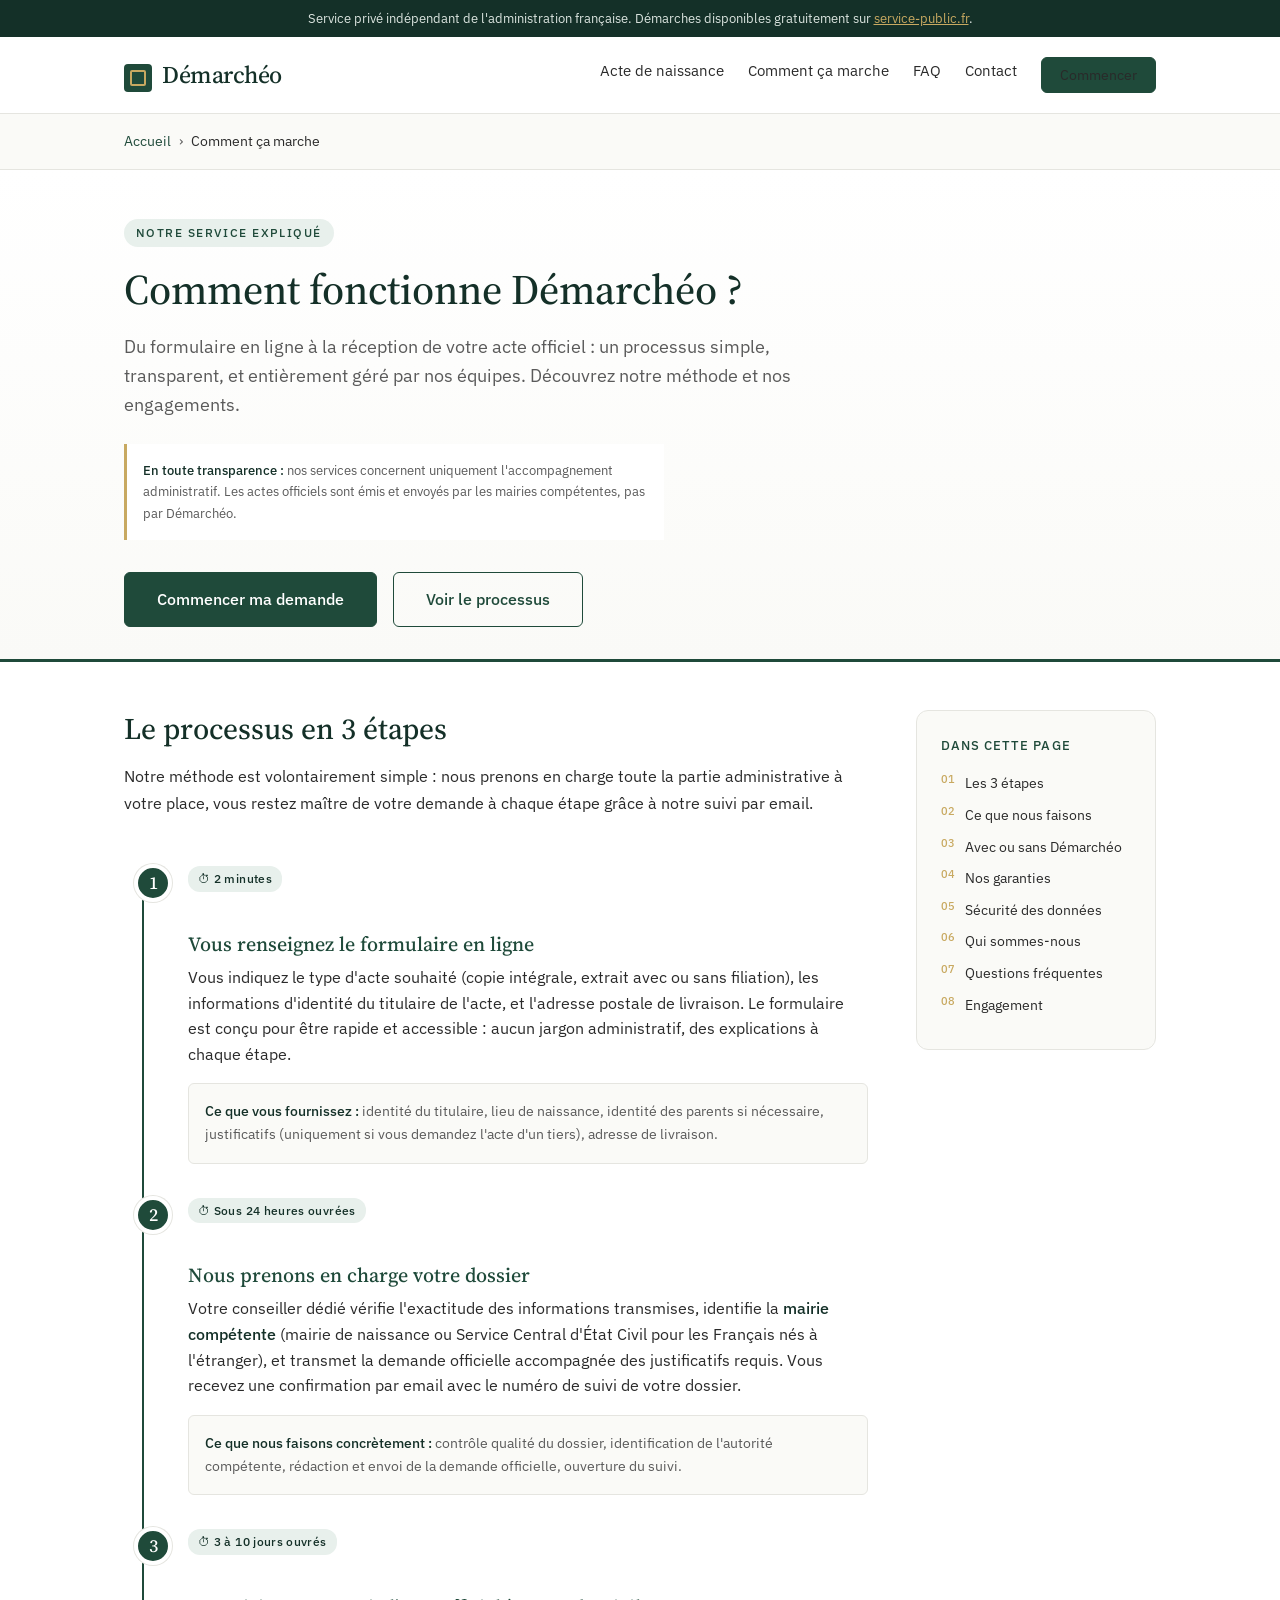
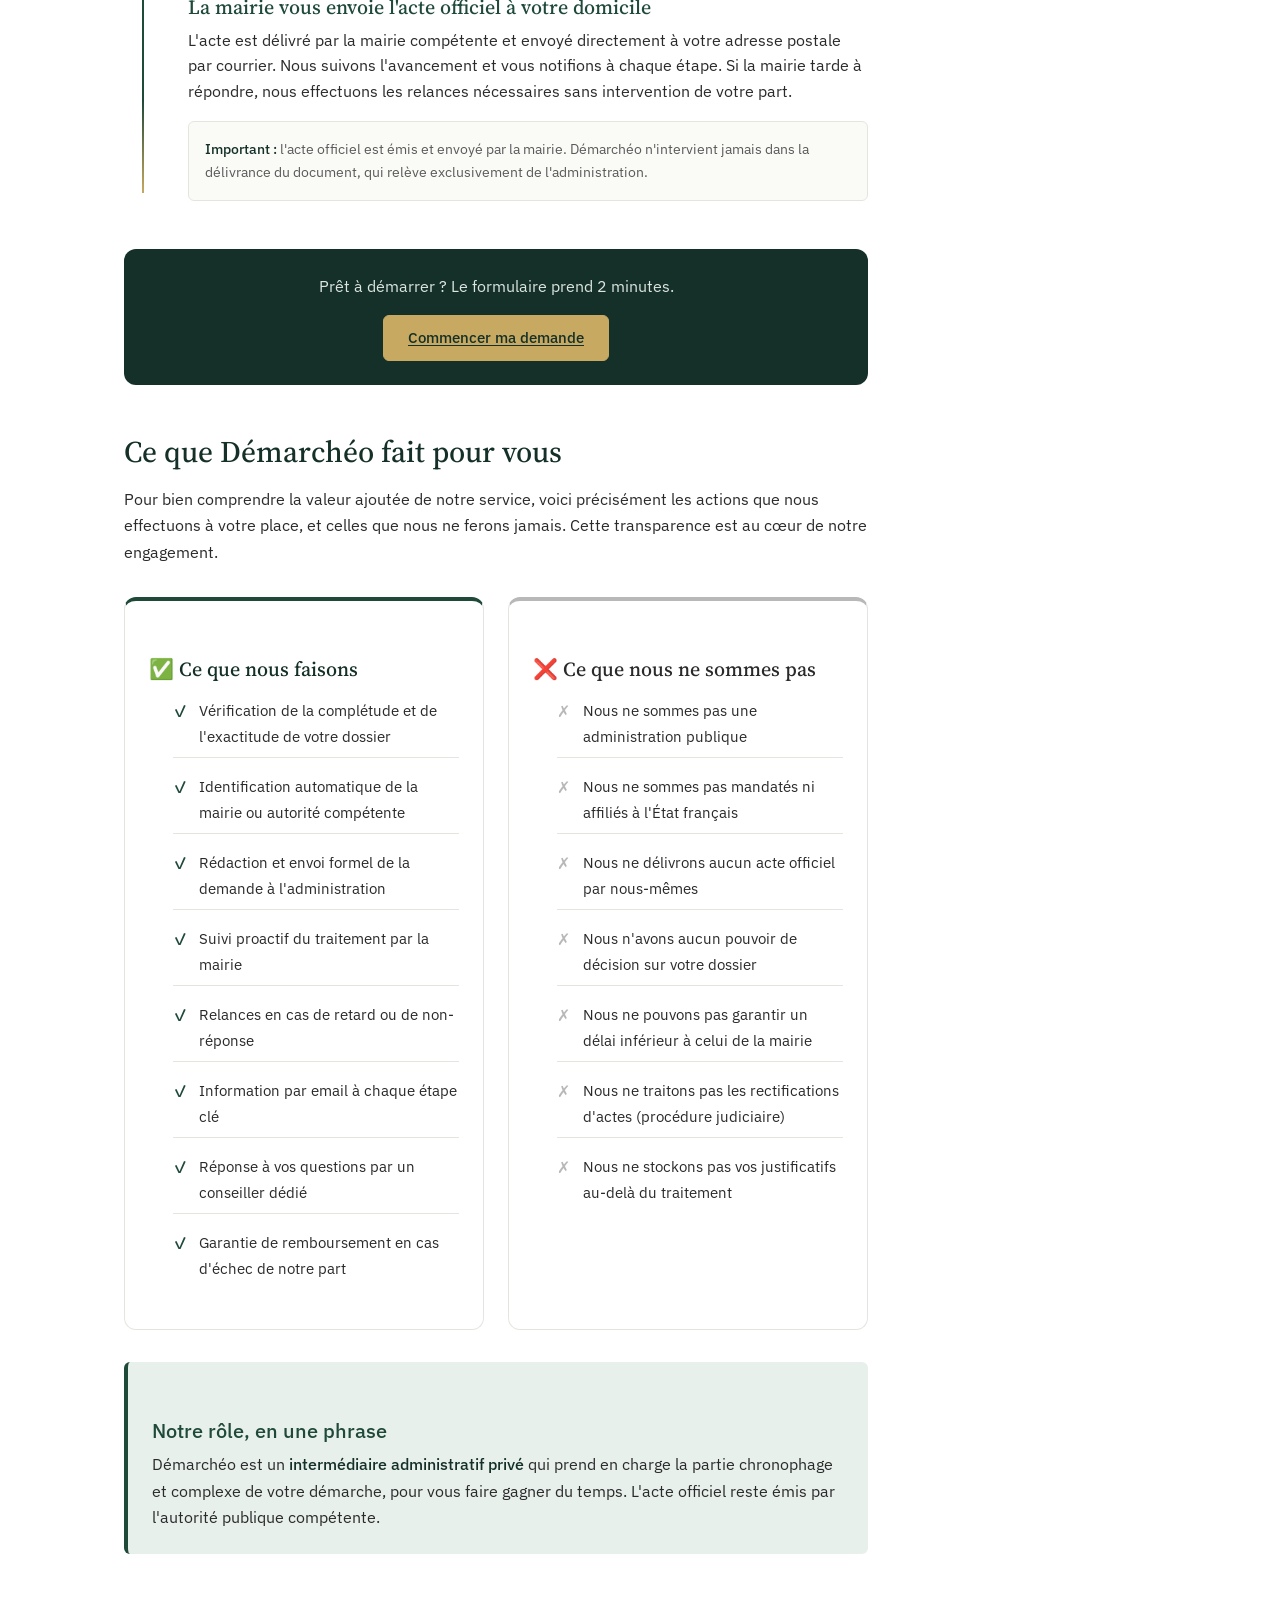
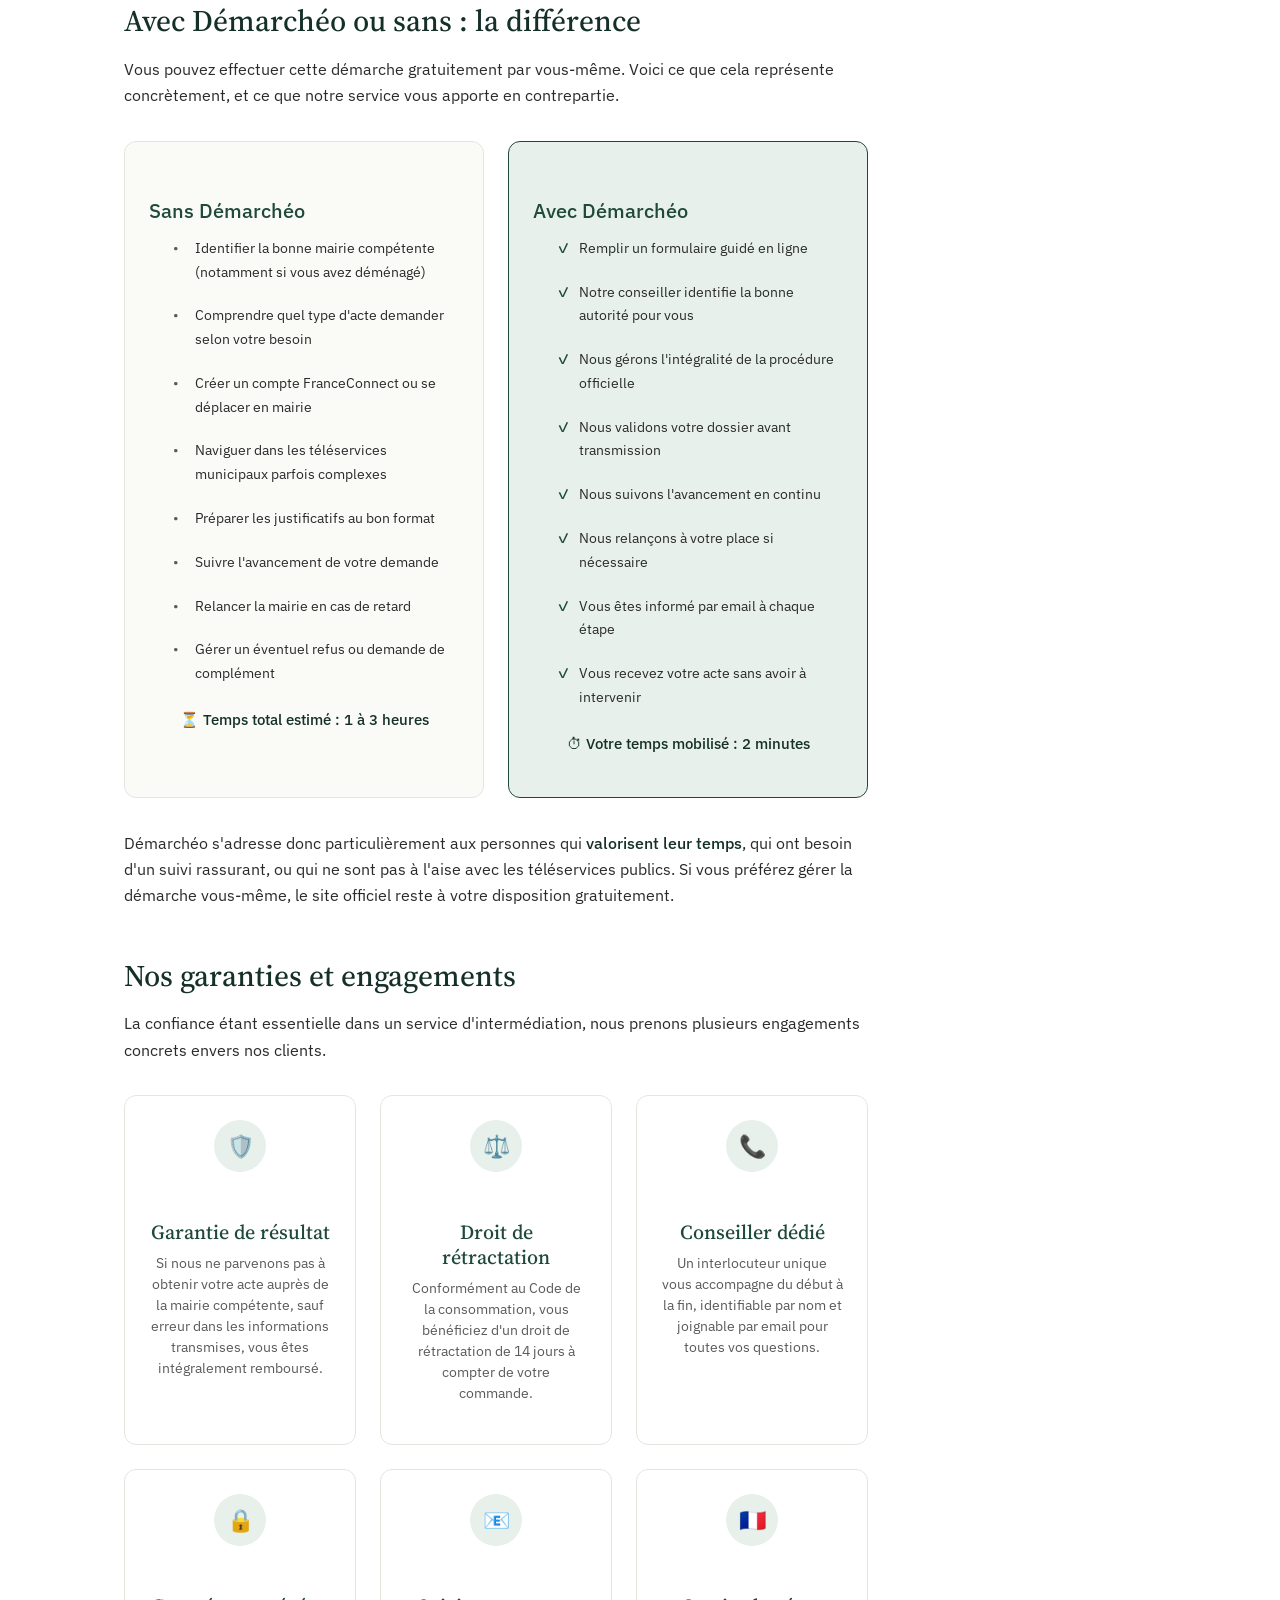
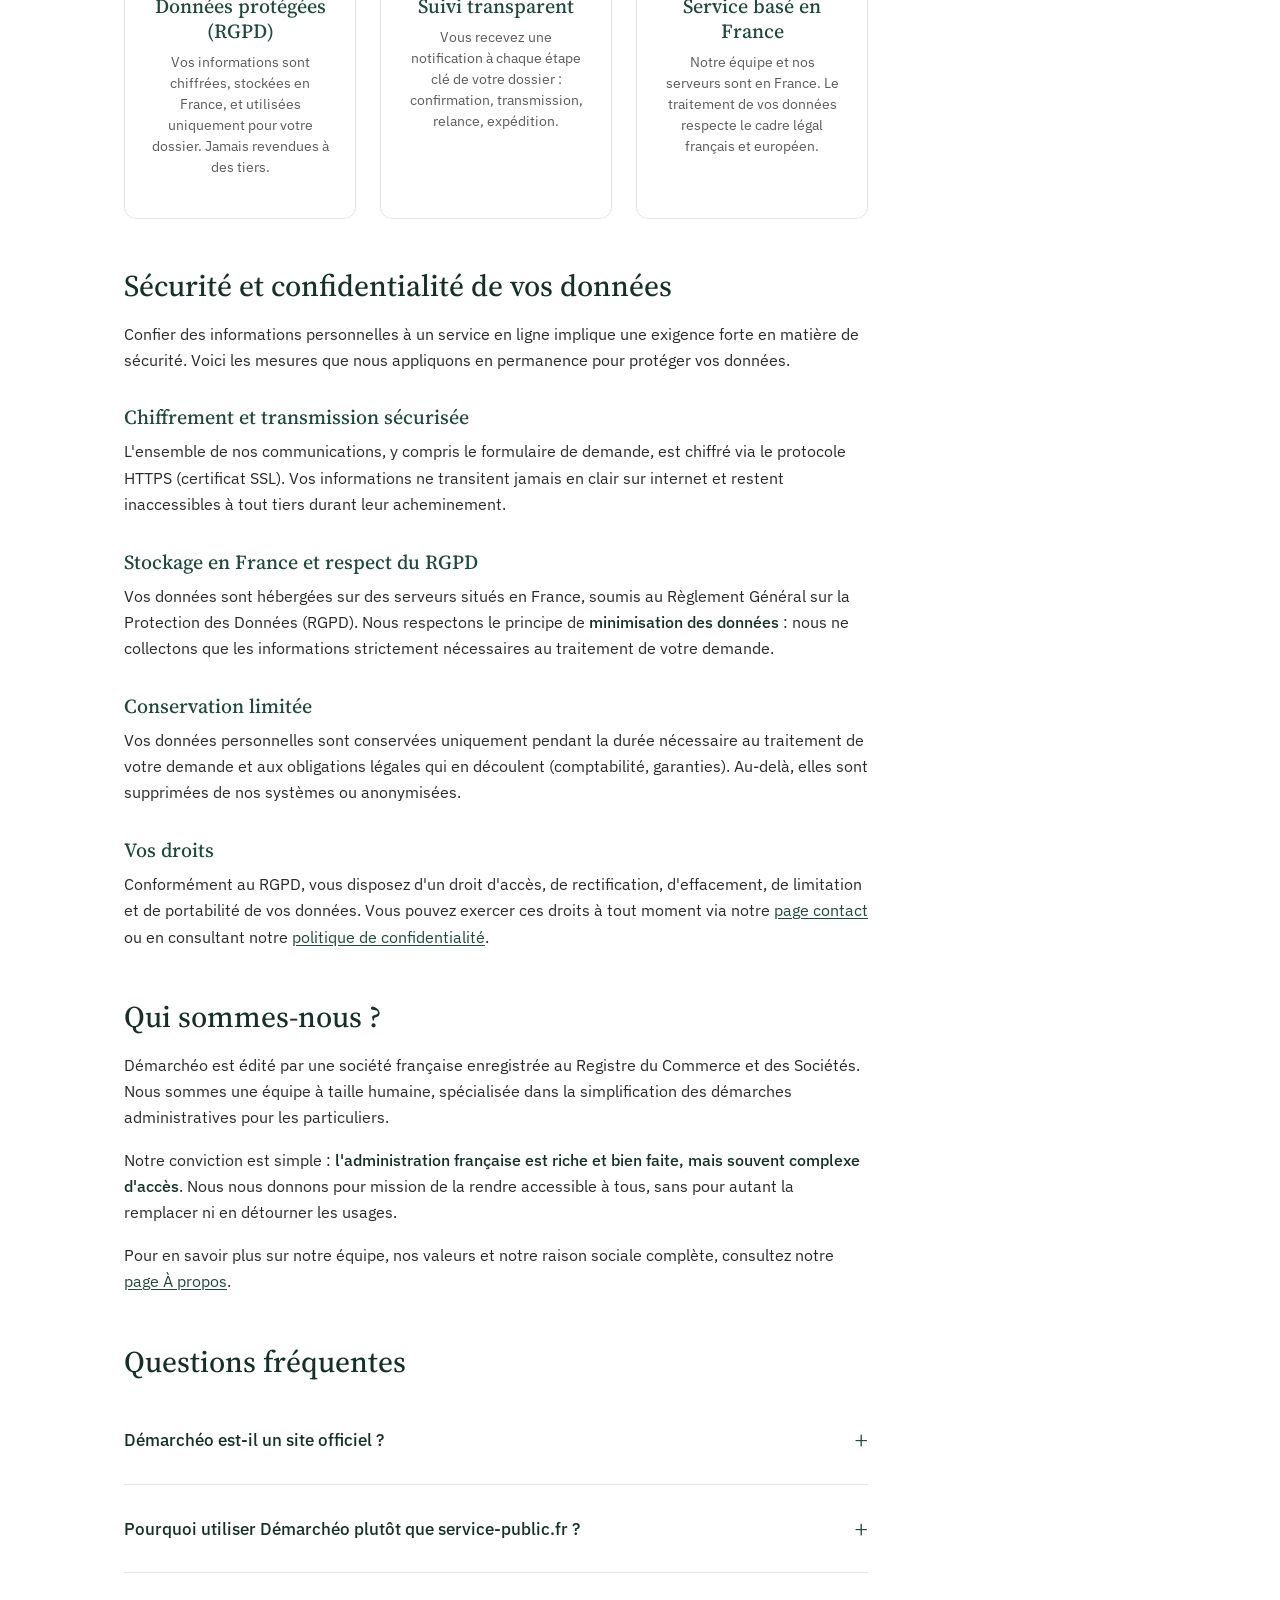
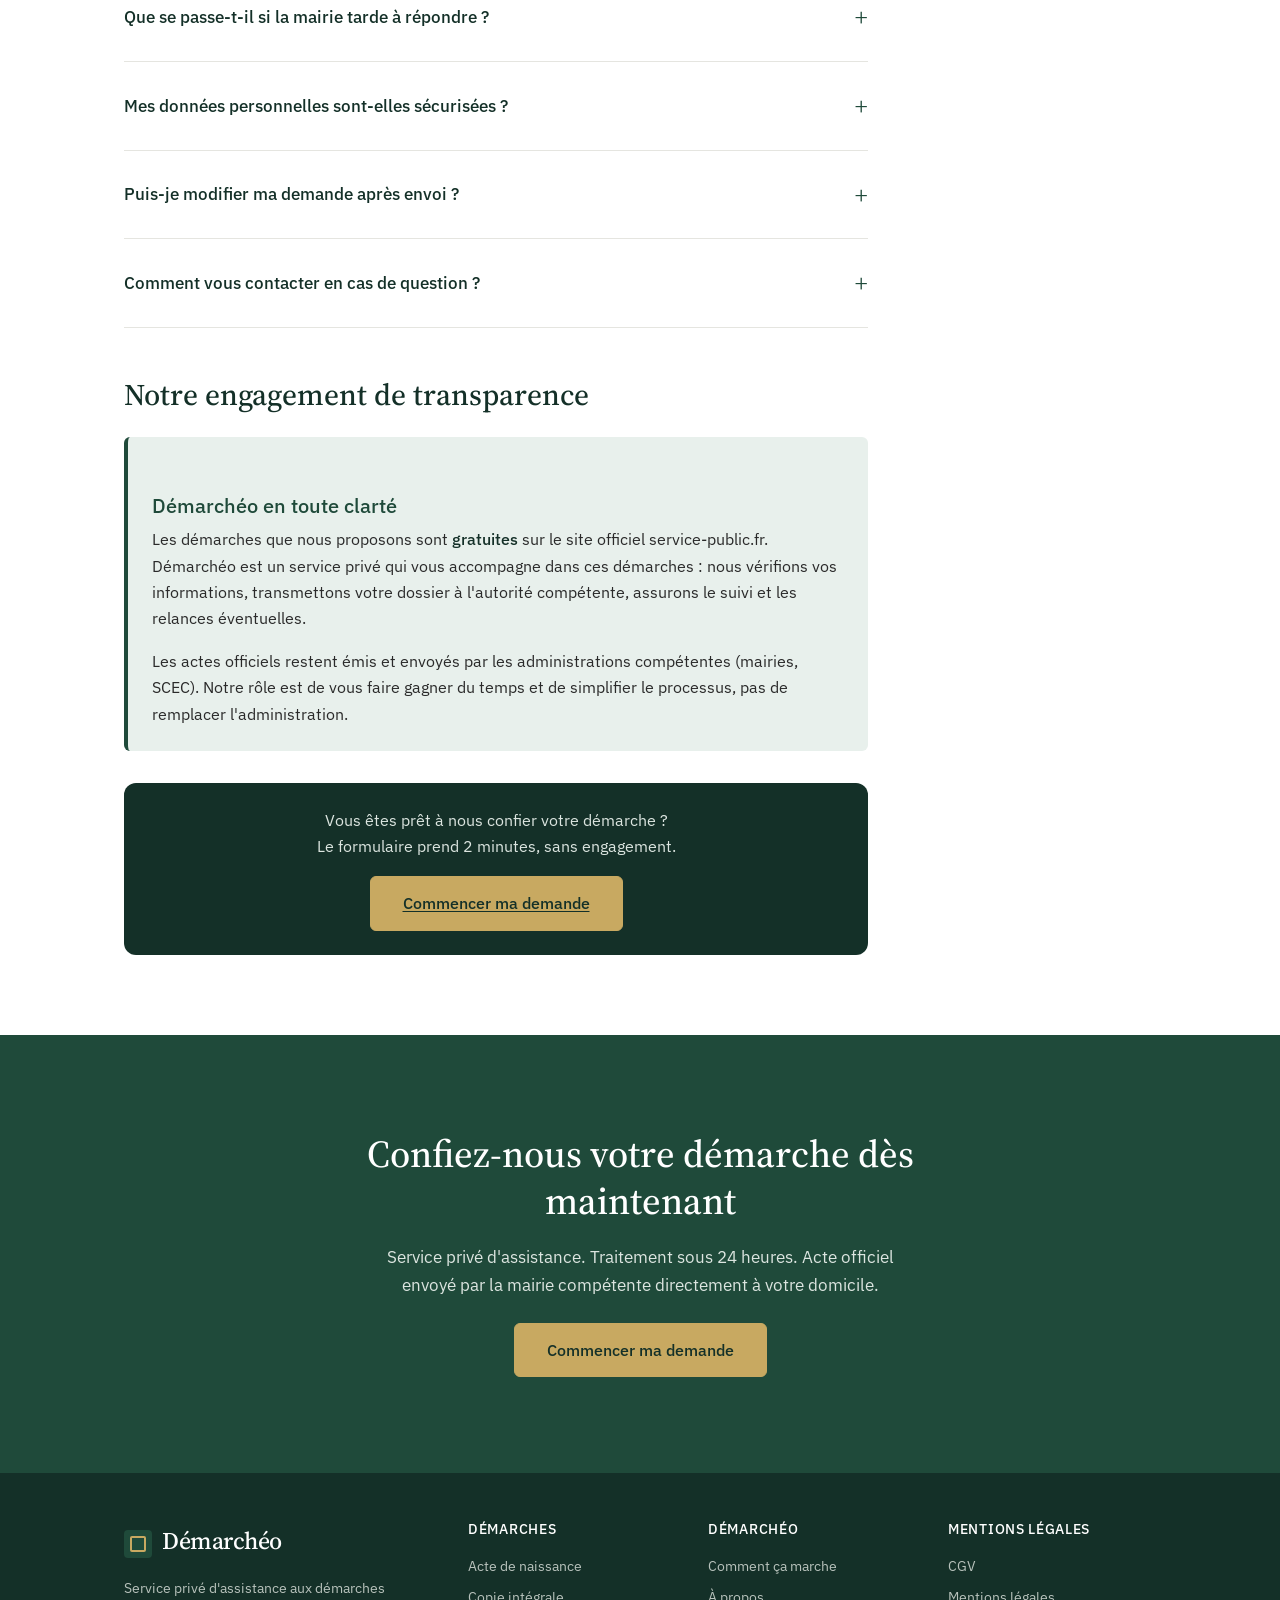
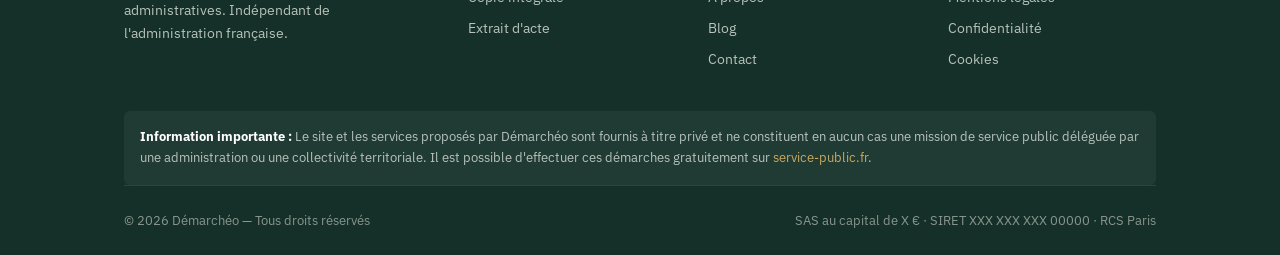
<file: comment-ca-marche/index.html>
<!DOCTYPE html>
<html lang="fr">
<head>
  <meta charset="UTF-8">
  <meta name="viewport" content="width=device-width, initial-scale=1.0">

  <!-- SEO -->
  <title>Comment ça marche ? Notre service expliqué | Démarchéo</title>
  <meta name="description" content="Découvrez le fonctionnement de Démarchéo : 3 étapes simples pour obtenir votre acte de naissance, traitement sous 24h, transparence totale sur notre rôle d'intermédiaire.">
  <meta name="robots" content="index, follow, max-image-preview:large">
  <link rel="canonical" href="https://www.demarcheo.fr/comment-ca-marche/">

  <!-- Open Graph -->
  <meta property="og:type" content="website">
  <meta property="og:locale" content="fr_FR">
  <meta property="og:site_name" content="Démarchéo">
  <meta property="og:title" content="Comment ça marche ? Notre service expliqué | Démarchéo">
  <meta property="og:description" content="Découvrez le fonctionnement de Démarchéo : 3 étapes simples, transparence totale.">
  <meta property="og:url" content="https://www.demarcheo.fr/comment-ca-marche/">

  <meta name="twitter:card" content="summary_large_image">
  <meta name="twitter:title" content="Comment ça marche ? Notre service expliqué">
  <meta name="twitter:description" content="3 étapes simples, transparence totale.">

  <!-- Favicon -->
  <link rel="icon" type="image/svg+xml" href="data:image/svg+xml,<svg xmlns='http://www.w3.org/2000/svg' viewBox='0 0 100 100'><rect width='100' height='100' fill='%231F4A3A' rx='16'/><rect x='22' y='22' width='56' height='56' fill='none' stroke='%23C8A961' stroke-width='6' rx='8'/></svg>">

  <!-- Fonts -->
  <link rel="preconnect" href="https://fonts.googleapis.com">
  <link rel="preconnect" href="https://fonts.gstatic.com" crossorigin>
  <link href="https://fonts.googleapis.com/css2?family=IBM+Plex+Sans:wght@400;500&family=Source+Serif+Pro:wght@400;500;600&display=swap" rel="stylesheet">

  <!-- Styles -->
  <link rel="stylesheet" href="../styles.css">

  <!-- Schema.org : HowTo + BreadcrumbList + FAQPage -->
  <script type="application/ld+json">
  {
    "@context": "https://schema.org",
    "@graph": [
      {
        "@type": "BreadcrumbList",
        "itemListElement": [
          { "@type": "ListItem", "position": 1, "name": "Accueil", "item": "https://www.demarcheo.fr/" },
          { "@type": "ListItem", "position": 2, "name": "Comment ça marche", "item": "https://www.demarcheo.fr/comment-ca-marche/" }
        ]
      },
      {
        "@type": "HowTo",
        "name": "Comment obtenir son acte de naissance avec Démarchéo",
        "description": "Procédure en 3 étapes pour obtenir votre acte de naissance via le service Démarchéo.",
        "totalTime": "PT10D",
        "step": [
          {
            "@type": "HowToStep",
            "position": 1,
            "name": "Renseignez le formulaire en ligne",
            "text": "Indiquez le type d'acte souhaité, les informations d'identité du titulaire et l'adresse de livraison. Durée : environ 2 minutes."
          },
          {
            "@type": "HowToStep",
            "position": 2,
            "name": "Nous traitons votre dossier",
            "text": "Sous 24 heures ouvrées, votre conseiller vérifie le dossier, identifie la mairie compétente et transmet la demande officielle."
          },
          {
            "@type": "HowToStep",
            "position": 3,
            "name": "Vous recevez votre acte chez vous",
            "text": "La mairie compétente vous envoie l'acte officiel directement à votre domicile, sous 3 à 10 jours ouvrés selon la commune."
          }
        ]
      },
      {
        "@type": "FAQPage",
        "mainEntity": [
          {
            "@type": "Question",
            "name": "Démarchéo est-il un site officiel ?",
            "acceptedAnswer": { "@type": "Answer", "text": "Non. Démarchéo est un service privé indépendant de l'administration française. Cette démarche peut être effectuée gratuitement sur le site officiel service-public.fr. Notre service consiste à vous accompagner pour vous faire gagner du temps." }
          },
          {
            "@type": "Question",
            "name": "Pourquoi utiliser Démarchéo plutôt que service-public.fr ?",
            "acceptedAnswer": { "@type": "Answer", "text": "Démarchéo prend en charge l'intégralité du processus pour vous faire gagner du temps : vérification de votre dossier, identification de la mairie compétente, suivi du traitement, relances en cas de retard. Vous recevez votre acte sans avoir à gérer la complexité administrative." }
          },
          {
            "@type": "Question",
            "name": "Que se passe-t-il si la mairie tarde à répondre ?",
            "acceptedAnswer": { "@type": "Answer", "text": "Notre service inclut un suivi proactif. Si la mairie tarde à délivrer votre acte, nous effectuons les relances nécessaires et vous tenons informé. Vous n'avez pas à gérer ces démarches vous-même." }
          },
          {
            "@type": "Question",
            "name": "Mes données personnelles sont-elles sécurisées ?",
            "acceptedAnswer": { "@type": "Answer", "text": "Oui. Vos données sont chiffrées (HTTPS), stockées en France conformément au RGPD, et utilisées exclusivement pour le traitement de votre demande. Elles ne sont jamais revendues à des tiers." }
          }
        ]
      }
    ]
  }
  </script>
</head>
<body>

  <!-- Bandeau légal -->
  <div class="legal-bar" role="note">
    Service privé indépendant de l'administration française. Démarches disponibles gratuitement sur <a href="https://www.service-public.fr" target="_blank" rel="noopener">service-public.fr</a>.
  </div>

  <!-- Header -->
  <header class="site-header">
    <div class="header-inner">
      <a href="/" class="logo" aria-label="Démarchéo, accueil">
        <span class="logo-mark" aria-hidden="true"></span>Démarchéo
      </a>
      <nav class="nav-main" aria-label="Navigation principale">
        <button class="nav-toggle" aria-label="Ouvrir le menu" aria-expanded="false">☰</button>
        <ul>
          <li><a href="/acte-de-naissance/">Acte de naissance</a></li>
          <li><a href="/comment-ca-marche/" aria-current="page">Comment ça marche</a></li>
          <li><a href="/faq/">FAQ</a></li>
          <li><a href="/contact/">Contact</a></li>
          <li><a href="/commande/" class="btn btn-primary" style="padding: 8px 18px; font-size: 14px;">Commencer</a></li>
        </ul>
      </nav>
    </div>
  </header>

  <!-- Fil d'Ariane -->
  <nav class="breadcrumb" aria-label="Fil d'Ariane">
    <ol>
      <li><a href="/">Accueil</a></li>
      <li aria-current="page">Comment ça marche</li>
    </ol>
  </nav>

  <main>

    <!-- HERO -->
    <section class="page-hero" aria-labelledby="page-title">
      <div class="container">
        <span class="hero-eyebrow">Notre service expliqué</span>
        <h1 id="page-title">Comment fonctionne Démarchéo ?</h1>
        <p class="lede">Du formulaire en ligne à la réception de votre acte officiel : un processus simple, transparent, et entièrement géré par nos équipes. Découvrez notre méthode et nos engagements.</p>

        <div class="hero-disclaimer">
          <strong>En toute transparence :</strong> nos services concernent uniquement l'accompagnement administratif. Les actes officiels sont émis et envoyés par les mairies compétentes, pas par Démarchéo.
        </div>

        <div class="hero-ctas">
          <a href="/commande/" class="btn btn-primary btn-lg">Commencer ma demande</a>
          <a href="#timeline" class="btn btn-secondary btn-lg">Voir le processus</a>
        </div>
      </div>
    </section>

    <!-- CONTENU PRINCIPAL : 2 colonnes -->
    <div class="page-content">

      <!-- Article principal -->
      <article>

        <h2 id="timeline">Le processus en 3 étapes</h2>
        <p>Notre méthode est volontairement simple : nous prenons en charge toute la partie administrative à votre place, vous restez maître de votre demande à chaque étape grâce à notre suivi par email.</p>

        <div class="timeline">

          <div class="timeline-step">
            <span class="timeline-duration">⏱ 2 minutes</span>
            <h3>Vous renseignez le formulaire en ligne</h3>
            <p>Vous indiquez le type d'acte souhaité (copie intégrale, extrait avec ou sans filiation), les informations d'identité du titulaire de l'acte, et l'adresse postale de livraison. Le formulaire est conçu pour être rapide et accessible : aucun jargon administratif, des explications à chaque étape.</p>
            <div class="timeline-details">
              <strong>Ce que vous fournissez :</strong> identité du titulaire, lieu de naissance, identité des parents si nécessaire, justificatifs (uniquement si vous demandez l'acte d'un tiers), adresse de livraison.
            </div>
          </div>

          <div class="timeline-step">
            <span class="timeline-duration">⏱ Sous 24 heures ouvrées</span>
            <h3>Nous prenons en charge votre dossier</h3>
            <p>Votre conseiller dédié vérifie l'exactitude des informations transmises, identifie la <strong>mairie compétente</strong> (mairie de naissance ou Service Central d'État Civil pour les Français nés à l'étranger), et transmet la demande officielle accompagnée des justificatifs requis. Vous recevez une confirmation par email avec le numéro de suivi de votre dossier.</p>
            <div class="timeline-details">
              <strong>Ce que nous faisons concrètement :</strong> contrôle qualité du dossier, identification de l'autorité compétente, rédaction et envoi de la demande officielle, ouverture du suivi.
            </div>
          </div>

          <div class="timeline-step">
            <span class="timeline-duration">⏱ 3 à 10 jours ouvrés</span>
            <h3>La mairie vous envoie l'acte officiel à votre domicile</h3>
            <p>L'acte est délivré par la mairie compétente et envoyé directement à votre adresse postale par courrier. Nous suivons l'avancement et vous notifions à chaque étape. Si la mairie tarde à répondre, nous effectuons les relances nécessaires sans intervention de votre part.</p>
            <div class="timeline-details">
              <strong>Important :</strong> l'acte officiel est émis et envoyé par la mairie. Démarchéo n'intervient jamais dans la délivrance du document, qui relève exclusivement de l'administration.
            </div>
          </div>

        </div>

        <div class="inline-cta">
          <p>Prêt à démarrer ? Le formulaire prend 2 minutes.</p>
          <a href="/commande/" class="btn btn-primary">Commencer ma demande</a>
        </div>

        <h2 id="ce-que-nous-faisons">Ce que Démarchéo fait pour vous</h2>
        <p>Pour bien comprendre la valeur ajoutée de notre service, voici précisément les actions que nous effectuons à votre place, et celles que nous ne ferons jamais. Cette transparence est au cœur de notre engagement.</p>

        <div class="do-dont">
          <div class="do-card">
            <h3>✅ Ce que nous faisons</h3>
            <ul>
              <li>Vérification de la complétude et de l'exactitude de votre dossier</li>
              <li>Identification automatique de la mairie ou autorité compétente</li>
              <li>Rédaction et envoi formel de la demande à l'administration</li>
              <li>Suivi proactif du traitement par la mairie</li>
              <li>Relances en cas de retard ou de non-réponse</li>
              <li>Information par email à chaque étape clé</li>
              <li>Réponse à vos questions par un conseiller dédié</li>
              <li>Garantie de remboursement en cas d'échec de notre part</li>
            </ul>
          </div>
          <div class="dont-card">
            <h3>❌ Ce que nous ne sommes pas</h3>
            <ul>
              <li>Nous ne sommes pas une administration publique</li>
              <li>Nous ne sommes pas mandatés ni affiliés à l'État français</li>
              <li>Nous ne délivrons aucun acte officiel par nous-mêmes</li>
              <li>Nous n'avons aucun pouvoir de décision sur votre dossier</li>
              <li>Nous ne pouvons pas garantir un délai inférieur à celui de la mairie</li>
              <li>Nous ne traitons pas les rectifications d'actes (procédure judiciaire)</li>
              <li>Nous ne stockons pas vos justificatifs au-delà du traitement</li>
            </ul>
          </div>
        </div>

        <div class="callout">
          <h3>Notre rôle, en une phrase</h3>
          <p>Démarchéo est un <strong>intermédiaire administratif privé</strong> qui prend en charge la partie chronophage et complexe de votre démarche, pour vous faire gagner du temps. L'acte officiel reste émis par l'autorité publique compétente.</p>
        </div>

        <h2 id="comparaison">Avec Démarchéo ou sans : la différence</h2>
        <p>Vous pouvez effectuer cette démarche gratuitement par vous-même. Voici ce que cela représente concrètement, et ce que notre service vous apporte en contrepartie.</p>

        <div class="compare-with-without">
          <div class="compare-col compare-col-bad">
            <h3>Sans Démarchéo</h3>
            <ul>
              <li>Identifier la bonne mairie compétente (notamment si vous avez déménagé)</li>
              <li>Comprendre quel type d'acte demander selon votre besoin</li>
              <li>Créer un compte FranceConnect ou se déplacer en mairie</li>
              <li>Naviguer dans les téléservices municipaux parfois complexes</li>
              <li>Préparer les justificatifs au bon format</li>
              <li>Suivre l'avancement de votre demande</li>
              <li>Relancer la mairie en cas de retard</li>
              <li>Gérer un éventuel refus ou demande de complément</li>
            </ul>
            <p class="compare-summary">⏳ Temps total estimé : 1 à 3 heures</p>
          </div>
          <div class="compare-col compare-col-good">
            <h3>Avec Démarchéo</h3>
            <ul>
              <li>Remplir un formulaire guidé en ligne</li>
              <li>Notre conseiller identifie la bonne autorité pour vous</li>
              <li>Nous gérons l'intégralité de la procédure officielle</li>
              <li>Nous validons votre dossier avant transmission</li>
              <li>Nous suivons l'avancement en continu</li>
              <li>Nous relançons à votre place si nécessaire</li>
              <li>Vous êtes informé par email à chaque étape</li>
              <li>Vous recevez votre acte sans avoir à intervenir</li>
            </ul>
            <p class="compare-summary">⏱ Votre temps mobilisé : 2 minutes</p>
          </div>
        </div>

        <p>Démarchéo s'adresse donc particulièrement aux personnes qui <strong>valorisent leur temps</strong>, qui ont besoin d'un suivi rassurant, ou qui ne sont pas à l'aise avec les téléservices publics. Si vous préférez gérer la démarche vous-même, le site officiel reste à votre disposition gratuitement.</p>

        <h2 id="garanties">Nos garanties et engagements</h2>
        <p>La confiance étant essentielle dans un service d'intermédiation, nous prenons plusieurs engagements concrets envers nos clients.</p>

        <div class="guarantees">
          <article class="guarantee-card">
            <div class="guarantee-icon" aria-hidden="true">🛡️</div>
            <h3>Garantie de résultat</h3>
            <p>Si nous ne parvenons pas à obtenir votre acte auprès de la mairie compétente, sauf erreur dans les informations transmises, vous êtes intégralement remboursé.</p>
          </article>
          <article class="guarantee-card">
            <div class="guarantee-icon" aria-hidden="true">⚖️</div>
            <h3>Droit de rétractation</h3>
            <p>Conformément au Code de la consommation, vous bénéficiez d'un droit de rétractation de 14 jours à compter de votre commande.</p>
          </article>
          <article class="guarantee-card">
            <div class="guarantee-icon" aria-hidden="true">📞</div>
            <h3>Conseiller dédié</h3>
            <p>Un interlocuteur unique vous accompagne du début à la fin, identifiable par nom et joignable par email pour toutes vos questions.</p>
          </article>
          <article class="guarantee-card">
            <div class="guarantee-icon" aria-hidden="true">🔒</div>
            <h3>Données protégées (RGPD)</h3>
            <p>Vos informations sont chiffrées, stockées en France, et utilisées uniquement pour votre dossier. Jamais revendues à des tiers.</p>
          </article>
          <article class="guarantee-card">
            <div class="guarantee-icon" aria-hidden="true">📧</div>
            <h3>Suivi transparent</h3>
            <p>Vous recevez une notification à chaque étape clé de votre dossier : confirmation, transmission, relance, expédition.</p>
          </article>
          <article class="guarantee-card">
            <div class="guarantee-icon" aria-hidden="true">🇫🇷</div>
            <h3>Service basé en France</h3>
            <p>Notre équipe et nos serveurs sont en France. Le traitement de vos données respecte le cadre légal français et européen.</p>
          </article>
        </div>

        <h2 id="securite">Sécurité et confidentialité de vos données</h2>
        <p>Confier des informations personnelles à un service en ligne implique une exigence forte en matière de sécurité. Voici les mesures que nous appliquons en permanence pour protéger vos données.</p>

        <h3>Chiffrement et transmission sécurisée</h3>
        <p>L'ensemble de nos communications, y compris le formulaire de demande, est chiffré via le protocole HTTPS (certificat SSL). Vos informations ne transitent jamais en clair sur internet et restent inaccessibles à tout tiers durant leur acheminement.</p>

        <h3>Stockage en France et respect du RGPD</h3>
        <p>Vos données sont hébergées sur des serveurs situés en France, soumis au Règlement Général sur la Protection des Données (RGPD). Nous respectons le principe de <strong>minimisation des données</strong> : nous ne collectons que les informations strictement nécessaires au traitement de votre demande.</p>

        <h3>Conservation limitée</h3>
        <p>Vos données personnelles sont conservées uniquement pendant la durée nécessaire au traitement de votre demande et aux obligations légales qui en découlent (comptabilité, garanties). Au-delà, elles sont supprimées de nos systèmes ou anonymisées.</p>

        <h3>Vos droits</h3>
        <p>Conformément au RGPD, vous disposez d'un droit d'accès, de rectification, d'effacement, de limitation et de portabilité de vos données. Vous pouvez exercer ces droits à tout moment via notre <a href="/contact/">page contact</a> ou en consultant notre <a href="/politique-confidentialite/">politique de confidentialité</a>.</p>

        <h2 id="qui-sommes-nous">Qui sommes-nous ?</h2>
        <p>Démarchéo est édité par une société française enregistrée au Registre du Commerce et des Sociétés. Nous sommes une équipe à taille humaine, spécialisée dans la simplification des démarches administratives pour les particuliers.</p>

        <p>Notre conviction est simple : <strong>l'administration française est riche et bien faite, mais souvent complexe d'accès</strong>. Nous nous donnons pour mission de la rendre accessible à tous, sans pour autant la remplacer ni en détourner les usages.</p>

        <p>Pour en savoir plus sur notre équipe, nos valeurs et notre raison sociale complète, consultez notre <a href="/a-propos/">page À propos</a>.</p>

        <h2 id="faq">Questions fréquentes</h2>

        <details class="faq-item">
          <summary>Démarchéo est-il un site officiel ?</summary>
          <div class="faq-body">
            Non. Démarchéo est un service privé indépendant de l'administration française. Nous ne sommes ni mandatés ni affiliés à l'État. Toutes nos prestations consistent à vous accompagner pour réaliser une démarche qui peut être effectuée gratuitement sur <a href="https://www.service-public.fr" target="_blank" rel="noopener">service-public.fr</a>.
          </div>
        </details>

        <details class="faq-item">
          <summary>Pourquoi utiliser Démarchéo plutôt que service-public.fr ?</summary>
          <div class="faq-body">
            Service-public.fr est le portail officiel et gratuit. Cependant, identifier la bonne mairie compétente, comprendre les types d'actes, naviguer les téléservices municipaux, suivre l'avancement et relancer si besoin peut prendre 1 à 3 heures de votre temps. Démarchéo gère tout cela à votre place en échange d'une prestation de service. C'est un choix entre votre temps et notre accompagnement.
          </div>
        </details>

        <details class="faq-item">
          <summary>Que se passe-t-il si la mairie tarde à répondre ?</summary>
          <div class="faq-body">
            Le délai final dépend de la mairie compétente, sur lequel nous n'avons aucun pouvoir direct. En revanche, nous effectuons des relances proactives en cas de retard anormal et vous tenons informé. Si l'acte ne peut finalement pas être obtenu pour une raison indépendante de votre volonté, vous êtes intégralement remboursé.
          </div>
        </details>

        <details class="faq-item">
          <summary>Mes données personnelles sont-elles sécurisées ?</summary>
          <div class="faq-body">
            Oui. Toutes les communications sont chiffrées via HTTPS, vos données sont hébergées en France conformément au RGPD, et nous appliquons le principe de minimisation : nous ne collectons que ce qui est strictement nécessaire à votre demande. Vos informations ne sont jamais revendues à des tiers, sous aucune condition.
          </div>
        </details>

        <details class="faq-item">
          <summary>Puis-je modifier ma demande après envoi ?</summary>
          <div class="faq-body">
            Oui, tant que nous n'avons pas transmis votre dossier à la mairie (généralement dans les 24 heures qui suivent votre commande), vous pouvez nous contacter pour modifier les informations. Une fois la demande envoyée à l'administration, certaines modifications ne sont plus possibles, mais notre conseiller vous accompagnera pour trouver une solution.
          </div>
        </details>

        <details class="faq-item">
          <summary>Comment vous contacter en cas de question ?</summary>
          <div class="faq-body">
            Vous pouvez nous joindre via notre <a href="/contact/">formulaire de contact</a>, par email à votre conseiller dédié (dont le nom vous est communiqué dès la prise en charge), ou consulter notre <a href="/faq/">FAQ complète</a> pour les questions générales.
          </div>
        </details>

        <h2 id="engagement">Notre engagement de transparence</h2>
        <div class="callout">
          <h3>Démarchéo en toute clarté</h3>
          <p>Les démarches que nous proposons sont <strong>gratuites</strong> sur le site officiel service-public.fr. Démarchéo est un service privé qui vous accompagne dans ces démarches : nous vérifions vos informations, transmettons votre dossier à l'autorité compétente, assurons le suivi et les relances éventuelles.</p>
          <p>Les actes officiels restent émis et envoyés par les administrations compétentes (mairies, SCEC). Notre rôle est de vous faire gagner du temps et de simplifier le processus, pas de remplacer l'administration.</p>
        </div>

        <div class="inline-cta">
          <p>Vous êtes prêt à nous confier votre démarche ?<br>Le formulaire prend 2 minutes, sans engagement.</p>
          <a href="/commande/" class="btn btn-primary btn-lg">Commencer ma demande</a>
        </div>

      </article>

      <!-- Sommaire latéral sticky -->
      <aside class="toc" aria-label="Sommaire de la page">
        <p class="toc-title">Dans cette page</p>
        <ol>
          <li><a href="#timeline">Les 3 étapes</a></li>
          <li><a href="#ce-que-nous-faisons">Ce que nous faisons</a></li>
          <li><a href="#comparaison">Avec ou sans Démarchéo</a></li>
          <li><a href="#garanties">Nos garanties</a></li>
          <li><a href="#securite">Sécurité des données</a></li>
          <li><a href="#qui-sommes-nous">Qui sommes-nous</a></li>
          <li><a href="#faq">Questions fréquentes</a></li>
          <li><a href="#engagement">Engagement</a></li>
        </ol>
      </aside>

    </div>

    <!-- CTA final -->
    <section class="final-cta">
      <div class="container-narrow">
        <h2>Confiez-nous votre démarche dès maintenant</h2>
        <p>Service privé d'assistance. Traitement sous 24 heures. Acte officiel envoyé par la mairie compétente directement à votre domicile.</p>
        <a href="/commande/" class="btn btn-primary btn-lg">Commencer ma demande</a>
      </div>
    </section>

  </main>

  <!-- Footer -->
  <footer class="site-footer">
    <div class="container">
      <div class="footer-grid">
        <div class="footer-col footer-brand">
          <span class="logo"><span class="logo-mark" aria-hidden="true"></span>Démarchéo</span>
          <p>Service privé d'assistance aux démarches administratives. Indépendant de l'administration française.</p>
        </div>
        <div class="footer-col">
          <h4>Démarches</h4>
          <ul>
            <li><a href="/acte-de-naissance/">Acte de naissance</a></li>
            <li><a href="/acte-de-naissance/copie-integrale/">Copie intégrale</a></li>
            <li><a href="/acte-de-naissance/extrait/">Extrait d'acte</a></li>
          </ul>
        </div>
        <div class="footer-col">
          <h4>Démarchéo</h4>
          <ul>
            <li><a href="/comment-ca-marche/">Comment ça marche</a></li>
            <li><a href="/a-propos/">À propos</a></li>
            <li><a href="/blog/">Blog</a></li>
            <li><a href="/contact/">Contact</a></li>
          </ul>
        </div>
        <div class="footer-col">
          <h4>Mentions légales</h4>
          <ul>
            <li><a href="/cgv/">CGV</a></li>
            <li><a href="/mentions-legales/">Mentions légales</a></li>
            <li><a href="/politique-confidentialite/">Confidentialité</a></li>
            <li><a href="/politique-cookies/">Cookies</a></li>
          </ul>
        </div>
      </div>
      <div class="footer-disclaimer">
        <strong>Information importante :</strong> Le site et les services proposés par Démarchéo sont fournis à titre privé et ne constituent en aucun cas une mission de service public déléguée par une administration ou une collectivité territoriale. Il est possible d'effectuer ces démarches gratuitement sur <a href="https://www.service-public.fr" style="color: #C8A961;" target="_blank" rel="noopener">service-public.fr</a>.
      </div>
      <div class="footer-bottom">
        <p>© 2026 Démarchéo — Tous droits réservés</p>
        <p>SAS au capital de X € · SIRET XXX XXX XXX 00000 · RCS Paris</p>
      </div>
    </div>
  </footer>

  <script src="../script.js" defer></script>
</body>
</html>
</file>
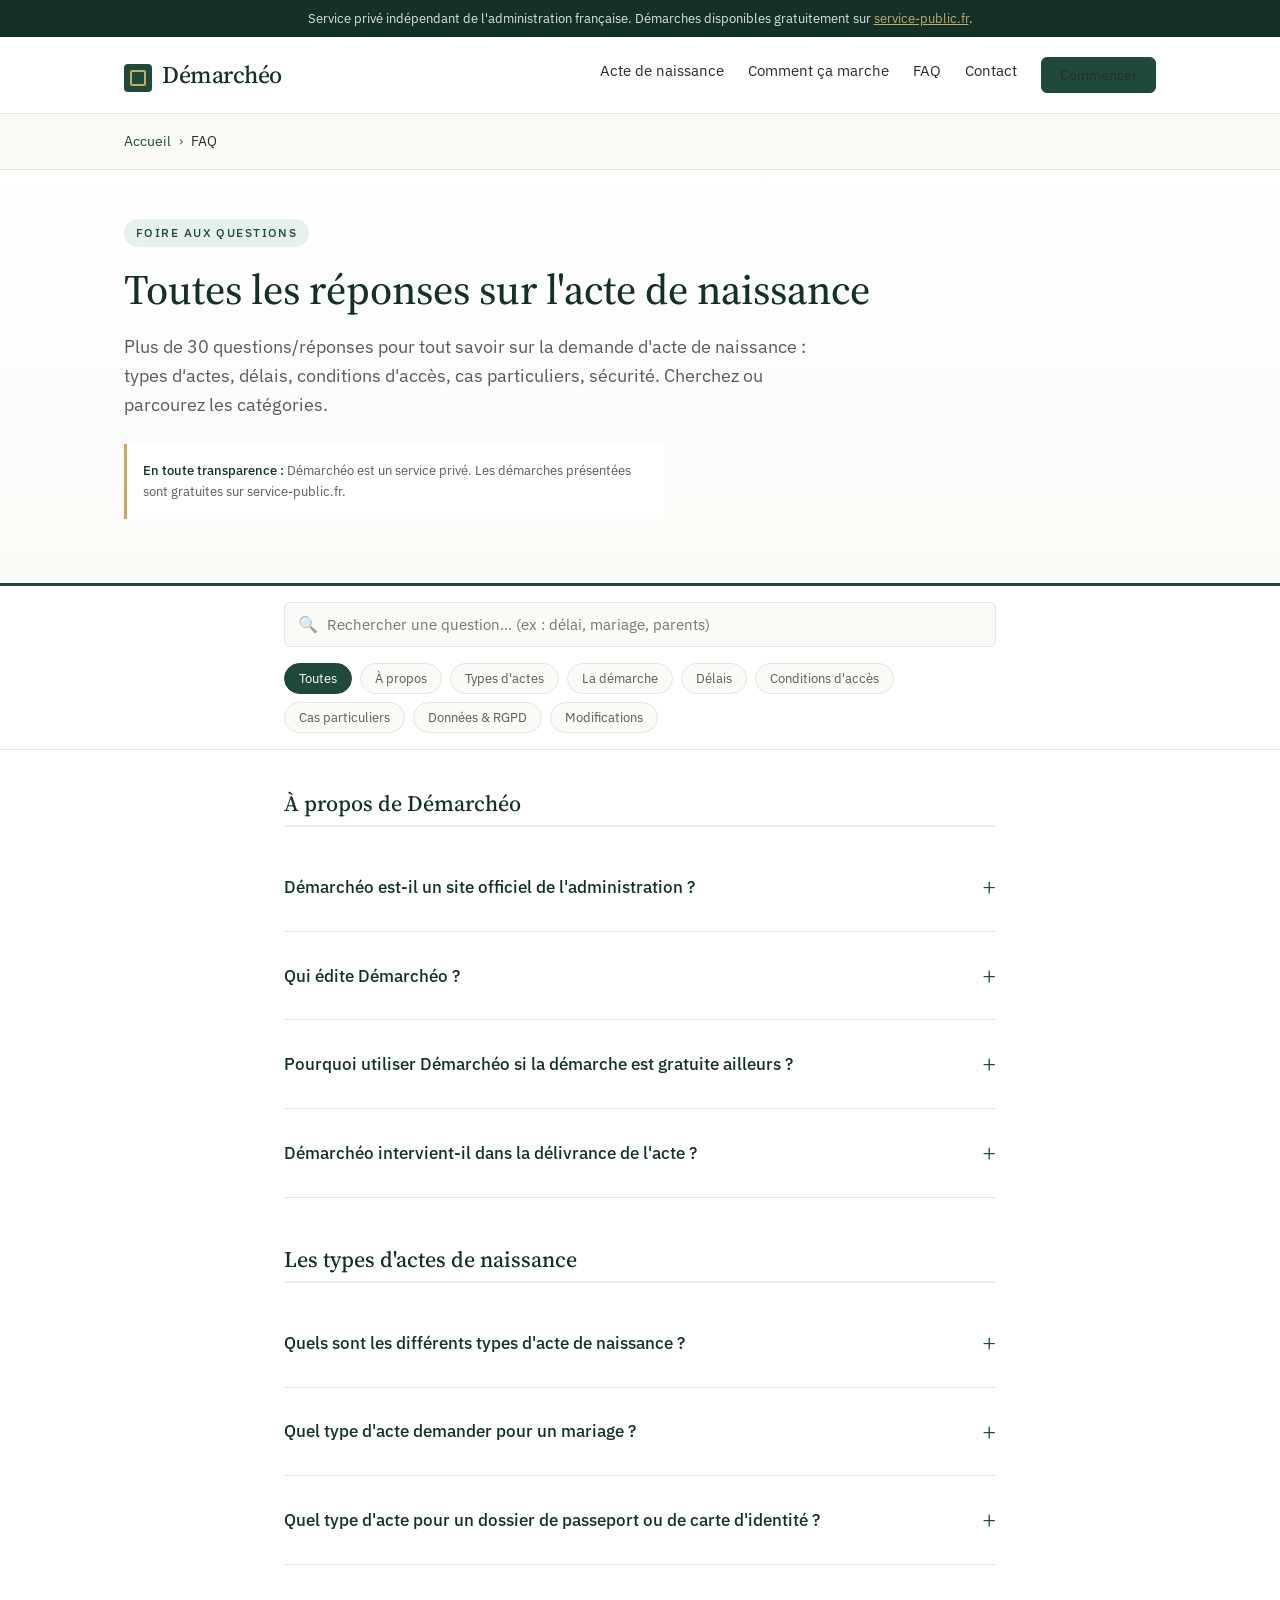
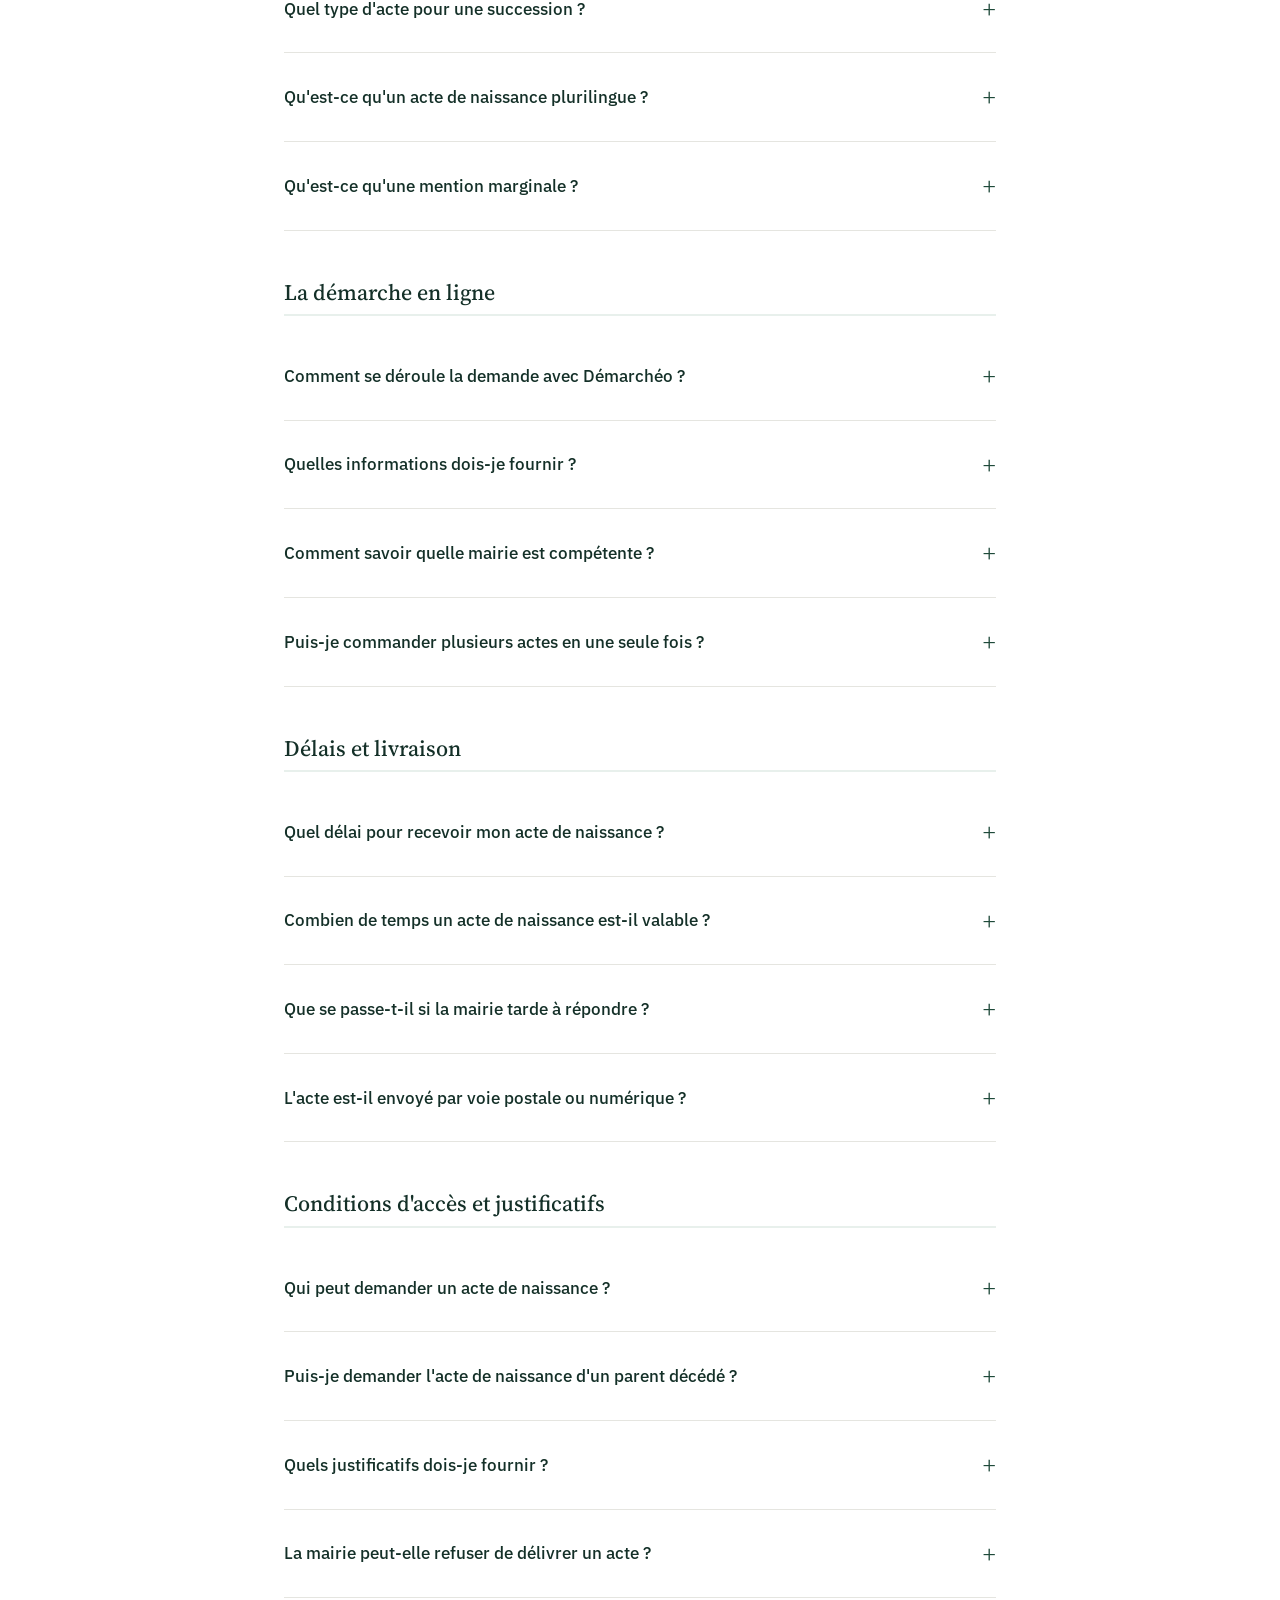
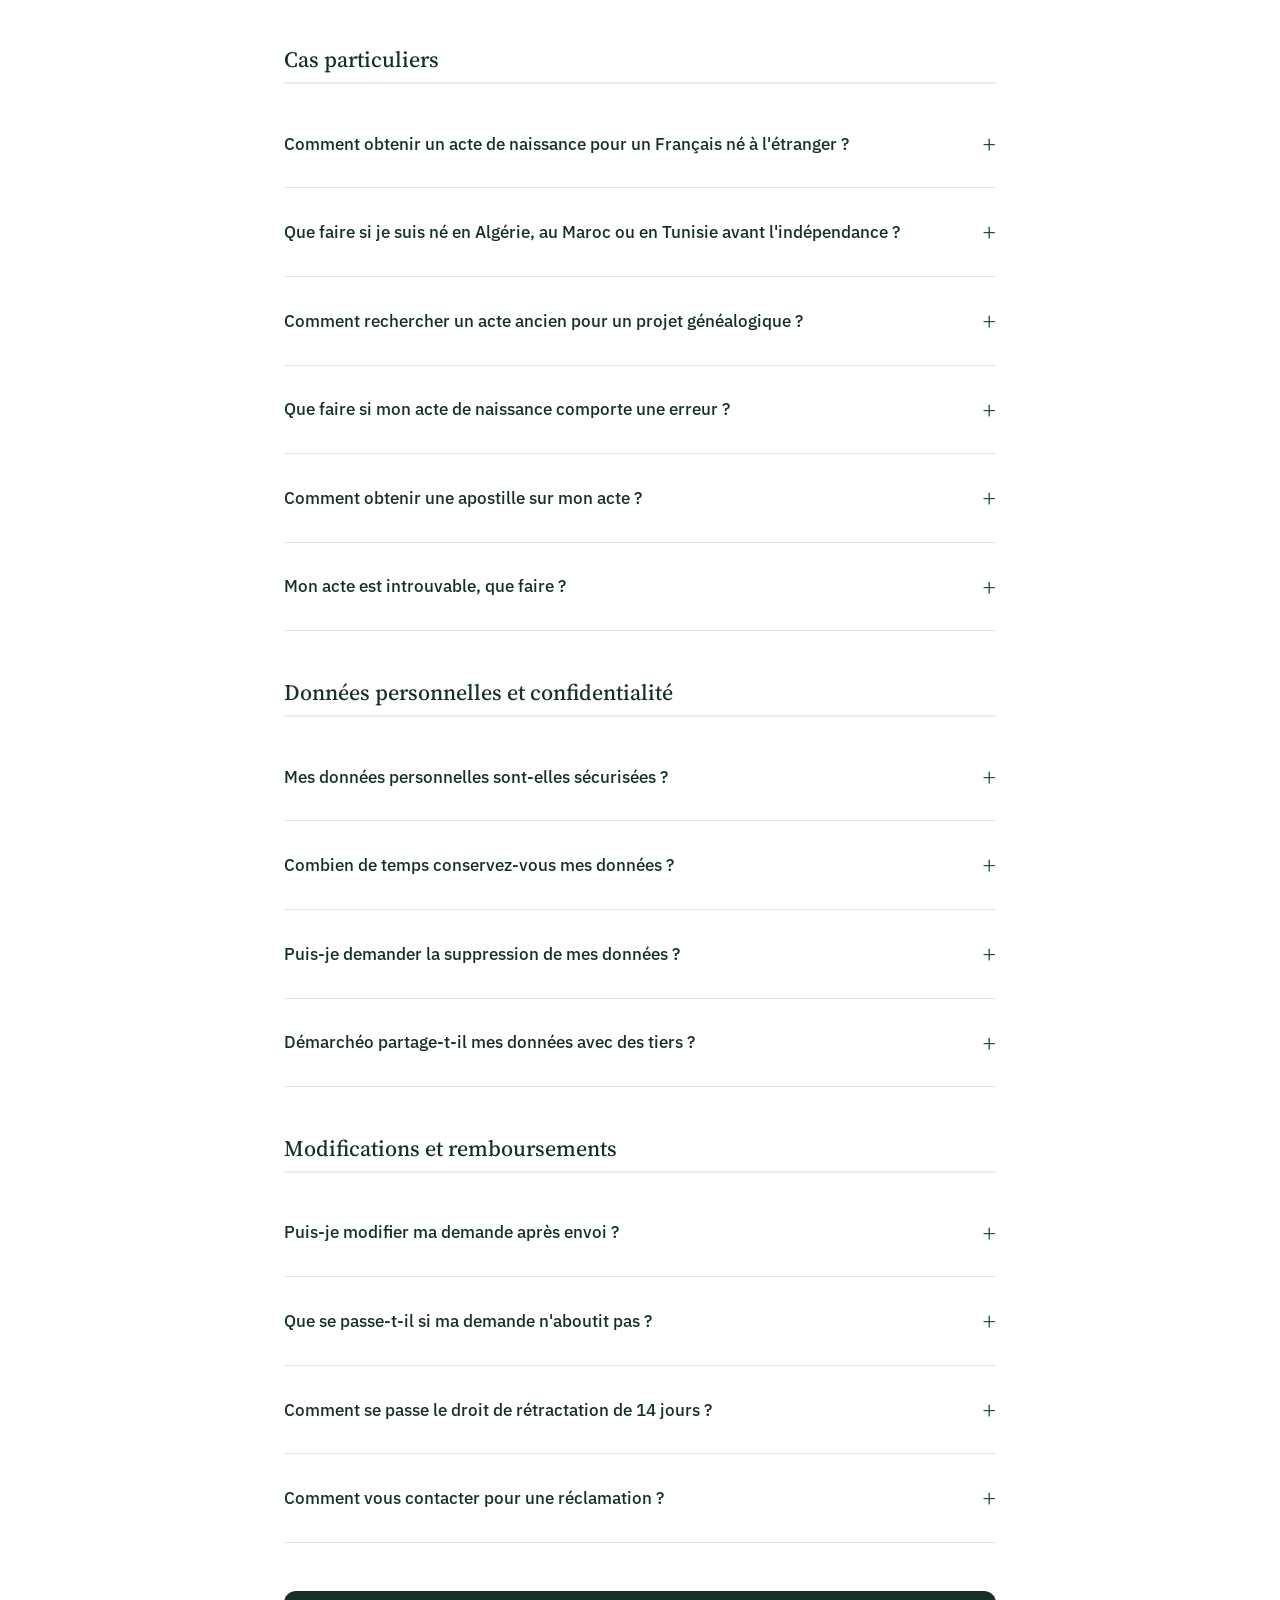
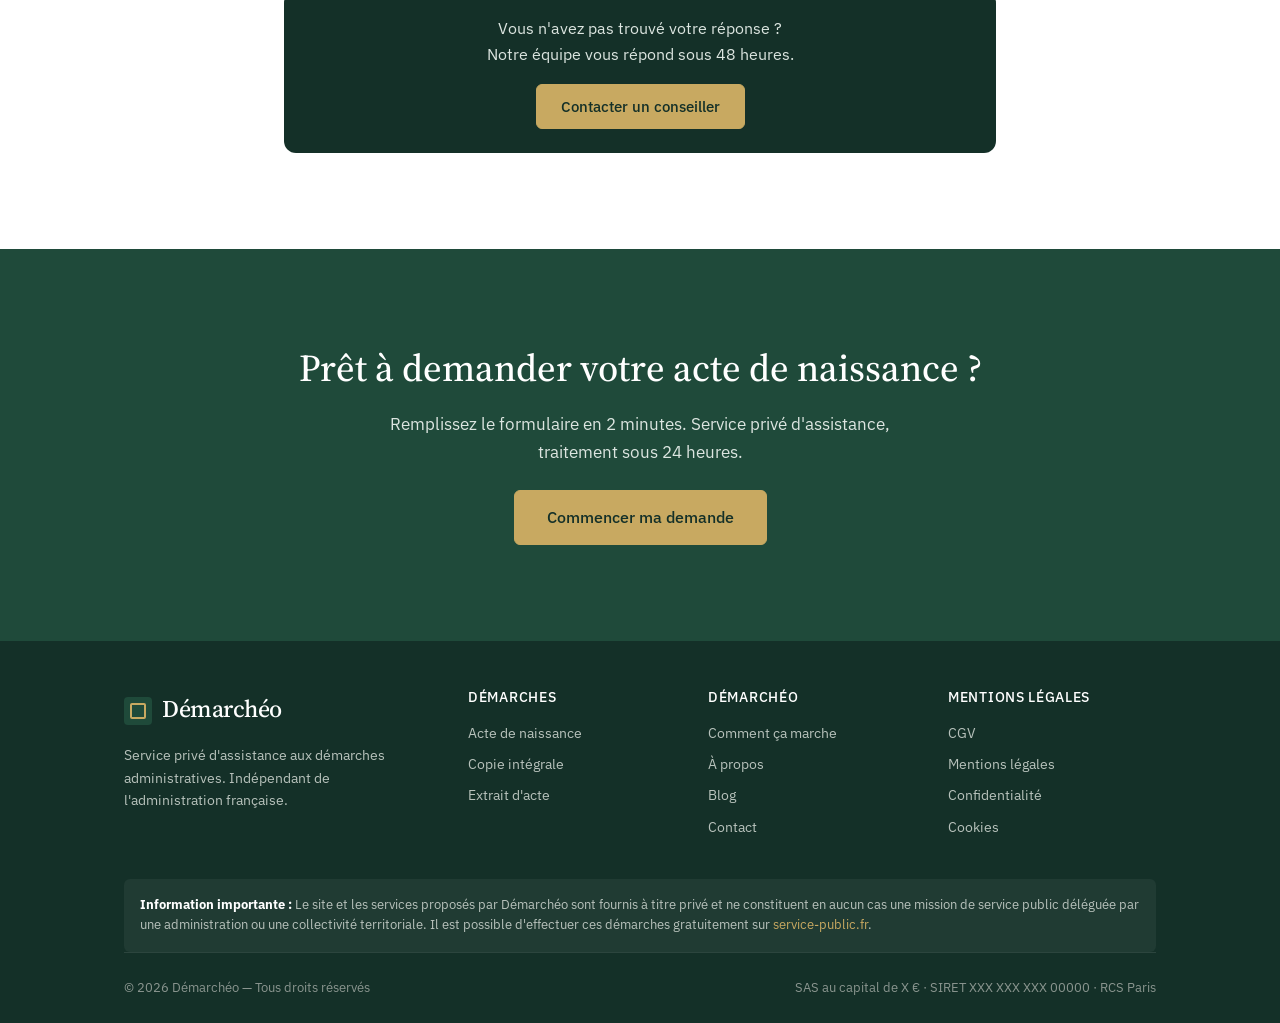
<file: faq/index.html>
<!DOCTYPE html>
<html lang="fr">
<head>
  <meta charset="UTF-8">
  <meta name="viewport" content="width=device-width, initial-scale=1.0">

  <!-- SEO -->
  <title>FAQ : toutes les réponses sur l'acte de naissance | Démarchéo</title>
  <meta name="description" content="Foire aux questions complète sur la demande d'acte de naissance : délais, types d'actes, conditions d'accès, cas particuliers, sécurité des données.">
  <meta name="robots" content="index, follow, max-image-preview:large">
  <link rel="canonical" href="https://www.demarcheo.fr/faq/">

  <!-- Open Graph -->
  <meta property="og:type" content="website">
  <meta property="og:locale" content="fr_FR">
  <meta property="og:site_name" content="Démarchéo">
  <meta property="og:title" content="FAQ : toutes les réponses sur l'acte de naissance | Démarchéo">
  <meta property="og:description" content="30+ questions et réponses sur la demande d'acte de naissance en ligne.">
  <meta property="og:url" content="https://www.demarcheo.fr/faq/">

  <meta name="twitter:card" content="summary_large_image">
  <meta name="twitter:title" content="FAQ : toutes les réponses sur l'acte de naissance">
  <meta name="twitter:description" content="30+ questions et réponses sur la demande d'acte de naissance.">

  <!-- Favicon -->
  <link rel="icon" type="image/svg+xml" href="data:image/svg+xml,<svg xmlns='http://www.w3.org/2000/svg' viewBox='0 0 100 100'><rect width='100' height='100' fill='%231F4A3A' rx='16'/><rect x='22' y='22' width='56' height='56' fill='none' stroke='%23C8A961' stroke-width='6' rx='8'/></svg>">

  <!-- Fonts -->
  <link rel="preconnect" href="https://fonts.googleapis.com">
  <link rel="preconnect" href="https://fonts.gstatic.com" crossorigin>
  <link href="https://fonts.googleapis.com/css2?family=IBM+Plex+Sans:wght@400;500&family=Source+Serif+Pro:wght@400;500;600&display=swap" rel="stylesheet">

  <!-- Styles -->
  <link rel="stylesheet" href="../styles.css">

  <!-- Schema.org : FAQPage massif + BreadcrumbList -->
  <script type="application/ld+json">
  {
    "@context": "https://schema.org",
    "@graph": [
      {
        "@type": "BreadcrumbList",
        "itemListElement": [
          { "@type": "ListItem", "position": 1, "name": "Accueil", "item": "https://www.demarcheo.fr/" },
          { "@type": "ListItem", "position": 2, "name": "FAQ", "item": "https://www.demarcheo.fr/faq/" }
        ]
      },
      {
        "@type": "FAQPage",
        "mainEntity": [
          {
            "@type": "Question",
            "name": "Démarchéo est-il un site officiel de l'administration ?",
            "acceptedAnswer": { "@type": "Answer", "text": "Non. Démarchéo est un service privé indépendant de l'administration française. Cette démarche peut être effectuée gratuitement sur le site officiel service-public.fr. Notre service consiste à vous accompagner et à prendre en charge ces démarches pour vous faire gagner du temps." }
          },
          {
            "@type": "Question",
            "name": "Qui édite Démarchéo ?",
            "acceptedAnswer": { "@type": "Answer", "text": "Démarchéo est édité par une société française enregistrée au Registre du Commerce et des Sociétés. Toutes les informations légales (raison sociale, SIRET, dirigeant, hébergeur) sont consultables sur notre page Mentions légales." }
          },
          {
            "@type": "Question",
            "name": "Pourquoi utiliser Démarchéo si la démarche est gratuite ailleurs ?",
            "acceptedAnswer": { "@type": "Answer", "text": "Service-public.fr est gratuit, mais identifier la bonne mairie, comprendre les types d'actes, naviguer les téléservices et suivre l'avancement peut prendre 1 à 3 heures. Démarchéo gère tout à votre place en échange d'une prestation de service. C'est un arbitrage entre votre temps et notre accompagnement." }
          },
          {
            "@type": "Question",
            "name": "Quels sont les différents types d'acte de naissance ?",
            "acceptedAnswer": { "@type": "Answer", "text": "Il existe trois types : la copie intégrale (reproduction stricte de l'acte original), l'extrait avec filiation (synthèse incluant les parents) et l'extrait sans filiation (synthèse sans les parents). Une version plurilingue traduite est également disponible pour les démarches à l'étranger." }
          },
          {
            "@type": "Question",
            "name": "Quel type d'acte demander pour un mariage ?",
            "acceptedAnswer": { "@type": "Answer", "text": "Pour un mariage civil en France, la mairie exige une copie intégrale d'acte de naissance datant de moins de 3 mois (6 mois si l'acte est délivré à l'étranger). Cela permet de vérifier l'identité et la situation familiale des futurs époux." }
          },
          {
            "@type": "Question",
            "name": "Quel délai pour recevoir mon acte de naissance ?",
            "acceptedAnswer": { "@type": "Answer", "text": "Le traitement par nos équipes prend 24 heures ouvrées. La mairie délivre l'acte sous 2 à 5 jours ouvrés en moyenne, puis l'envoie par courrier. Le délai total se situe entre 5 et 10 jours ouvrés selon la commune. Pour les Français nés à l'étranger (SCEC Nantes), comptez 10 à 20 jours." }
          },
          {
            "@type": "Question",
            "name": "Combien de temps un acte de naissance est-il valable ?",
            "acceptedAnswer": { "@type": "Answer", "text": "Un acte de naissance n'expire pas légalement, mais la plupart des administrations exigent qu'il date de moins de 3 mois pour les démarches sensibles : mariage, passeport, succession, naturalisation. Demandez-le donc au plus près de la date où vous en aurez besoin." }
          },
          {
            "@type": "Question",
            "name": "Qui peut demander un acte de naissance ?",
            "acceptedAnswer": { "@type": "Answer", "text": "La copie intégrale et l'extrait avec filiation sont réservés à la personne concernée majeure, son conjoint, ses ascendants (parents, grands-parents), ses descendants (enfants, petits-enfants), ou un avocat mandaté. L'extrait sans filiation peut être demandé par toute personne sans justificatif particulier." }
          },
          {
            "@type": "Question",
            "name": "Comment obtenir un acte de naissance pour un Français né à l'étranger ?",
            "acceptedAnswer": { "@type": "Answer", "text": "Pour les Français nés à l'étranger, la demande doit être adressée au Service Central d'État Civil (SCEC) du ministère des Affaires étrangères à Nantes. Démarchéo prend en charge cette démarche spécifique. Le délai est légèrement plus long (10 à 20 jours ouvrés)." }
          },
          {
            "@type": "Question",
            "name": "Mes données personnelles sont-elles sécurisées ?",
            "acceptedAnswer": { "@type": "Answer", "text": "Oui. Toutes les communications sont chiffrées via HTTPS, vos données sont hébergées en France conformément au RGPD, et nous n'utilisons vos informations que pour traiter votre demande. Elles ne sont jamais revendues à des tiers." }
          },
          {
            "@type": "Question",
            "name": "Puis-je modifier ma demande après envoi ?",
            "acceptedAnswer": { "@type": "Answer", "text": "Oui, tant que nous n'avons pas transmis votre dossier à la mairie (généralement dans les 24 heures), vous pouvez nous contacter pour modifier les informations. Au-delà, certaines modifications peuvent être complexes mais notre conseiller vous accompagnera." }
          },
          {
            "@type": "Question",
            "name": "Que se passe-t-il si ma demande n'aboutit pas ?",
            "acceptedAnswer": { "@type": "Answer", "text": "Si nous ne parvenons pas à obtenir votre acte auprès de la mairie compétente (sauf erreur dans les informations transmises), vous êtes intégralement remboursé. Vous disposez également d'un droit de rétractation de 14 jours conformément au Code de la consommation." }
          }
        ]
      }
    ]
  }
  </script>
</head>
<body>

  <!-- Bandeau légal -->
  <div class="legal-bar" role="note">
    Service privé indépendant de l'administration française. Démarches disponibles gratuitement sur <a href="https://www.service-public.fr" target="_blank" rel="noopener">service-public.fr</a>.
  </div>

  <!-- Header -->
  <header class="site-header">
    <div class="header-inner">
      <a href="/" class="logo" aria-label="Démarchéo, accueil">
        <span class="logo-mark" aria-hidden="true"></span>Démarchéo
      </a>
      <nav class="nav-main" aria-label="Navigation principale">
        <button class="nav-toggle" aria-label="Ouvrir le menu" aria-expanded="false">☰</button>
        <ul>
          <li><a href="/acte-de-naissance/">Acte de naissance</a></li>
          <li><a href="/comment-ca-marche/">Comment ça marche</a></li>
          <li><a href="/faq/" aria-current="page">FAQ</a></li>
          <li><a href="/contact/">Contact</a></li>
          <li><a href="/commande/" class="btn btn-primary" style="padding: 8px 18px; font-size: 14px;">Commencer</a></li>
        </ul>
      </nav>
    </div>
  </header>

  <!-- Fil d'Ariane -->
  <nav class="breadcrumb" aria-label="Fil d'Ariane">
    <ol>
      <li><a href="/">Accueil</a></li>
      <li aria-current="page">FAQ</li>
    </ol>
  </nav>

  <main>

    <!-- HERO -->
    <section class="page-hero" aria-labelledby="page-title">
      <div class="container">
        <span class="hero-eyebrow">Foire aux questions</span>
        <h1 id="page-title">Toutes les réponses sur l'acte de naissance</h1>
        <p class="lede">Plus de 30 questions/réponses pour tout savoir sur la demande d'acte de naissance : types d'actes, délais, conditions d'accès, cas particuliers, sécurité. Cherchez ou parcourez les catégories.</p>

        <div class="hero-disclaimer">
          <strong>En toute transparence :</strong> Démarchéo est un service privé. Les démarches présentées sont gratuites sur service-public.fr.
        </div>
      </div>
    </section>

    <!-- Toolbar : recherche + filtres -->
    <div class="faq-toolbar">
      <div class="faq-toolbar-inner">
        <div class="faq-search">
          <label for="faq-search-input" class="sr-only">Rechercher dans la FAQ</label>
          <input
            type="search"
            id="faq-search-input"
            placeholder="Rechercher une question... (ex : délai, mariage, parents)"
            autocomplete="off"
          >
        </div>
        <div class="faq-pills" role="tablist" aria-label="Filtrer par catégorie">
          <button class="faq-pill active" data-category="all" type="button">Toutes</button>
          <button class="faq-pill" data-category="demarcheo" type="button">À propos</button>
          <button class="faq-pill" data-category="types" type="button">Types d'actes</button>
          <button class="faq-pill" data-category="demarche" type="button">La démarche</button>
          <button class="faq-pill" data-category="delais" type="button">Délais</button>
          <button class="faq-pill" data-category="acces" type="button">Conditions d'accès</button>
          <button class="faq-pill" data-category="cas-particuliers" type="button">Cas particuliers</button>
          <button class="faq-pill" data-category="donnees" type="button">Données &amp; RGPD</button>
          <button class="faq-pill" data-category="paiement" type="button">Modifications</button>
        </div>
      </div>
    </div>

    <!-- Contenu FAQ -->
    <div class="container-narrow" style="padding: var(--space-2) var(--space-3) var(--space-6);">

      <!-- Catégorie : À propos de Démarchéo -->
      <section class="faq-group" data-category="demarcheo" aria-labelledby="cat-demarcheo">
        <h2 class="faq-group-title" id="cat-demarcheo">À propos de Démarchéo</h2>

        <details class="faq-item">
          <summary>Démarchéo est-il un site officiel de l'administration ?</summary>
          <div class="faq-body">
            Non. Démarchéo est un service privé indépendant de l'administration française. Nous ne sommes ni mandatés ni affiliés à l'État. Toutes nos prestations consistent à vous accompagner pour réaliser une démarche qui peut être effectuée gratuitement sur <a href="https://www.service-public.fr" target="_blank" rel="noopener">service-public.fr</a>.
          </div>
        </details>

        <details class="faq-item">
          <summary>Qui édite Démarchéo ?</summary>
          <div class="faq-body">
            Démarchéo est édité par une société française enregistrée au Registre du Commerce et des Sociétés. Toutes les informations légales (raison sociale, SIRET, dirigeant, hébergeur) sont consultables sur notre <a href="/mentions-legales/">page Mentions légales</a>. Pour en savoir plus sur notre équipe et notre mission, consultez la <a href="/a-propos/">page À propos</a>.
          </div>
        </details>

        <details class="faq-item">
          <summary>Pourquoi utiliser Démarchéo si la démarche est gratuite ailleurs ?</summary>
          <div class="faq-body">
            Service-public.fr est le portail officiel et gratuit. Cependant, identifier la bonne mairie compétente, comprendre les différents types d'actes, naviguer les téléservices municipaux, suivre l'avancement et relancer en cas de retard peut prendre 1 à 3 heures de votre temps. Démarchéo gère tout cela à votre place. C'est un choix entre votre temps et notre accompagnement.
          </div>
        </details>

        <details class="faq-item">
          <summary>Démarchéo intervient-il dans la délivrance de l'acte ?</summary>
          <div class="faq-body">
            Non. Démarchéo est un <strong>intermédiaire administratif privé</strong> : nous transmettons votre demande à la mairie compétente et assurons le suivi. L'acte officiel est émis et envoyé par la mairie elle-même. Nous n'avons aucun pouvoir de décision ni de délivrance.
          </div>
        </details>
      </section>

      <!-- Catégorie : Types d'actes -->
      <section class="faq-group" data-category="types" aria-labelledby="cat-types">
        <h2 class="faq-group-title" id="cat-types">Les types d'actes de naissance</h2>

        <details class="faq-item">
          <summary>Quels sont les différents types d'acte de naissance ?</summary>
          <div class="faq-body">
            Il existe trois types principaux : la <strong>copie intégrale</strong> (reproduction stricte de l'acte original avec toutes les mentions marginales), l'<strong>extrait avec filiation</strong> (synthèse incluant les parents) et l'<strong>extrait sans filiation</strong> (synthèse sans les parents, accessible sans justificatif). Une version plurilingue traduite est également disponible pour les démarches à l'étranger.
          </div>
        </details>

        <details class="faq-item">
          <summary>Quel type d'acte demander pour un mariage ?</summary>
          <div class="faq-body">
            Pour un mariage civil en France, la mairie exige une <strong>copie intégrale</strong> d'acte de naissance pour chaque futur époux, datant de moins de 3 mois (6 mois si l'acte est délivré à l'étranger). Cela permet de vérifier l'identité et la situation familiale des futurs époux.
          </div>
        </details>

        <details class="faq-item">
          <summary>Quel type d'acte pour un dossier de passeport ou de carte d'identité ?</summary>
          <div class="faq-body">
            Un <strong>extrait avec filiation</strong> suffit dans la majorité des cas pour une demande de carte d'identité ou de passeport. Si vous n'avez aucune pièce d'identité valide pour prouver votre nationalité, une copie intégrale peut être demandée.
          </div>
        </details>

        <details class="faq-item">
          <summary>Quel type d'acte pour une succession ?</summary>
          <div class="faq-body">
            Le notaire chargé de la succession demande systématiquement la <strong>copie intégrale</strong> des actes de naissance du défunt et des héritiers, datant de moins de 3 mois. Pour une succession complexe, plusieurs actes peuvent être nécessaires.
          </div>
        </details>

        <details class="faq-item">
          <summary>Qu'est-ce qu'un acte de naissance plurilingue ?</summary>
          <div class="faq-body">
            L'acte plurilingue est une <strong>traduction officielle</strong> de la copie intégrale ou de l'extrait, destinée à être utilisée à l'étranger. Il évite de recourir à un traducteur assermenté. La liste des langues disponibles est définie par le Service Public.
          </div>
        </details>

        <details class="faq-item">
          <summary>Qu'est-ce qu'une mention marginale ?</summary>
          <div class="faq-body">
            Les mentions marginales sont des annotations ajoutées en marge de l'acte de naissance original pour refléter les événements importants de la vie civile : mariage, divorce, PACS, changement de nom, reconnaissance, décès, déclaration de nationalité. Elles figurent obligatoirement sur la copie intégrale.
          </div>
        </details>
      </section>

      <!-- Catégorie : La démarche en ligne -->
      <section class="faq-group" data-category="demarche" aria-labelledby="cat-demarche">
        <h2 class="faq-group-title" id="cat-demarche">La démarche en ligne</h2>

        <details class="faq-item">
          <summary>Comment se déroule la demande avec Démarchéo ?</summary>
          <div class="faq-body">
            La demande se fait en 3 étapes : vous remplissez notre formulaire en ligne (2 minutes), nous prenons en charge votre dossier sous 24 heures et le transmettons à la mairie compétente, puis la mairie vous envoie l'acte à votre domicile sous 3 à 10 jours. Vous êtes informé à chaque étape par email. Pour les détails, consultez notre <a href="/comment-ca-marche/">page Comment ça marche</a>.
          </div>
        </details>

        <details class="faq-item">
          <summary>Quelles informations dois-je fournir ?</summary>
          <div class="faq-body">
            Pour traiter votre demande, nous avons besoin de : nom et prénoms du titulaire, date et lieu précis de naissance, sexe, nom et prénoms des parents (pour copie intégrale et extrait avec filiation), justificatif d'identité, et adresse postale de livraison. Notre formulaire vous guide pas à pas.
          </div>
        </details>

        <details class="faq-item">
          <summary>Comment savoir quelle mairie est compétente ?</summary>
          <div class="faq-body">
            La mairie compétente est toujours celle de la <strong>commune de naissance</strong> du titulaire, et non celle de sa résidence actuelle. Pour les naissances à Paris, la compétence est centralisée entre les mairies d'arrondissement. Pour les Français nés à l'étranger, c'est le SCEC de Nantes. Démarchéo identifie automatiquement la bonne autorité.
          </div>
        </details>

        <details class="faq-item">
          <summary>Puis-je commander plusieurs actes en une seule fois ?</summary>
          <div class="faq-body">
            Oui, vous pouvez commander plusieurs actes de naissance en une seule fois, ce qui est utile pour une succession (plusieurs héritiers) ou un dossier de mariage international. Précisez le nombre souhaité lors de votre demande : nous gérons les demandes multiples.
          </div>
        </details>
      </section>

      <!-- Catégorie : Délais -->
      <section class="faq-group" data-category="delais" aria-labelledby="cat-delais">
        <h2 class="faq-group-title" id="cat-delais">Délais et livraison</h2>

        <details class="faq-item">
          <summary>Quel délai pour recevoir mon acte de naissance ?</summary>
          <div class="faq-body">
            Le traitement par nos équipes prend 24 heures ouvrées maximum. La mairie délivre ensuite l'acte sous 2 à 5 jours ouvrés en moyenne, puis l'envoie par courrier. Le <strong>délai total se situe entre 5 et 10 jours ouvrés</strong> selon la commune. Pour les Français nés à l'étranger (SCEC Nantes), comptez 10 à 20 jours.
          </div>
        </details>

        <details class="faq-item">
          <summary>Combien de temps un acte de naissance est-il valable ?</summary>
          <div class="faq-body">
            Un acte de naissance n'expire pas légalement, mais la plupart des administrations exigent qu'il date de <strong>moins de 3 mois</strong> pour les démarches sensibles (mariage, passeport, succession, naturalisation). Pour un mariage à l'étranger, le délai peut être étendu à 6 mois. Demandez-le au plus près de la date où vous en aurez besoin.
          </div>
        </details>

        <details class="faq-item">
          <summary>Que se passe-t-il si la mairie tarde à répondre ?</summary>
          <div class="faq-body">
            Le délai final dépend de la mairie compétente, sur lequel nous n'avons aucun pouvoir direct. En revanche, nous effectuons des <strong>relances proactives</strong> en cas de retard anormal et vous tenons informé. Si l'acte ne peut finalement pas être obtenu pour une raison indépendante de votre volonté, vous êtes intégralement remboursé.
          </div>
        </details>

        <details class="faq-item">
          <summary>L'acte est-il envoyé par voie postale ou numérique ?</summary>
          <div class="faq-body">
            La plupart des actes de naissance sont envoyés en <strong>version papier par courrier postal</strong>. Certaines mairies proposent une transmission dématérialisée via le téléservice COMEDEC, mais ce dispositif est réservé aux échanges entre administrations et notaires, pas aux particuliers.
          </div>
        </details>
      </section>

      <!-- Catégorie : Conditions d'accès -->
      <section class="faq-group" data-category="acces" aria-labelledby="cat-acces">
        <h2 class="faq-group-title" id="cat-acces">Conditions d'accès et justificatifs</h2>

        <details class="faq-item">
          <summary>Qui peut demander un acte de naissance ?</summary>
          <div class="faq-body">
            La copie intégrale et l'extrait avec filiation sont réservés à la personne concernée (majeure), son conjoint, ses ascendants (parents, grands-parents), ses descendants (enfants, petits-enfants), ou un avocat mandaté. L'<strong>extrait sans filiation</strong> peut être demandé par toute personne sans justificatif particulier.
          </div>
        </details>

        <details class="faq-item">
          <summary>Puis-je demander l'acte de naissance d'un parent décédé ?</summary>
          <div class="faq-body">
            Oui, si vous êtes descendant direct (enfant, petit-enfant), vous pouvez demander la copie intégrale ou l'extrait avec filiation d'un parent ou grand-parent décédé. Vous devrez justifier du lien de filiation. Pour les actes anciens (plus de 75 ans ou décès depuis plus de 25 ans), les conditions d'accès sont libéralisées.
          </div>
        </details>

        <details class="faq-item">
          <summary>Quels justificatifs dois-je fournir ?</summary>
          <div class="faq-body">
            Si vous demandez votre propre acte : une pièce d'identité (CNI ou passeport). Si vous demandez l'acte d'un tiers : votre pièce d'identité + un justificatif du lien de parenté (livret de famille, votre propre acte de naissance, etc.). Pour l'extrait sans filiation, aucun justificatif n'est nécessaire.
          </div>
        </details>

        <details class="faq-item">
          <summary>La mairie peut-elle refuser de délivrer un acte ?</summary>
          <div class="faq-body">
            Oui, la mairie peut refuser si le demandeur n'est pas habilité (absence de justificatif d'identité ou de filiation), si les informations transmises sont incomplètes ou erronées, ou si l'acte est introuvable dans les registres. Démarchéo vérifie votre dossier en amont pour minimiser ce risque.
          </div>
        </details>
      </section>

      <!-- Catégorie : Cas particuliers -->
      <section class="faq-group" data-category="cas-particuliers" aria-labelledby="cat-cas">
        <h2 class="faq-group-title" id="cat-cas">Cas particuliers</h2>

        <details class="faq-item">
          <summary>Comment obtenir un acte de naissance pour un Français né à l'étranger ?</summary>
          <div class="faq-body">
            Pour les Français nés à l'étranger, la demande doit être adressée au <strong>Service Central d'État Civil (SCEC)</strong> du ministère des Affaires étrangères à Nantes. Démarchéo prend en charge cette démarche spécifique. Le délai est légèrement plus long (10 à 20 jours ouvrés).
          </div>
        </details>

        <details class="faq-item">
          <summary>Que faire si je suis né en Algérie, au Maroc ou en Tunisie avant l'indépendance ?</summary>
          <div class="faq-body">
            Pour les personnes nées dans un pays anciennement sous administration française (Algérie, Maroc, Tunisie, anciennes colonies), la demande doit être adressée au SCEC de Nantes via un téléservice dédié. Démarchéo gère également cette catégorie de demandes spécifiques.
          </div>
        </details>

        <details class="faq-item">
          <summary>Comment rechercher un acte ancien pour un projet généalogique ?</summary>
          <div class="faq-body">
            Pour les actes de <strong>plus de 75 ans</strong>, la demande s'adresse généralement aux archives départementales de la commune de naissance plutôt qu'à la mairie. Les frais de reproduction peuvent s'appliquer en plus du traitement. Nous accompagnons ces démarches souvent complexes.
          </div>
        </details>

        <details class="faq-item">
          <summary>Que faire si mon acte de naissance comporte une erreur ?</summary>
          <div class="faq-body">
            Une rectification d'acte d'état civil ne relève pas de la même démarche qu'une simple demande. Si vous constatez une erreur (orthographe, date, filiation), il faut saisir le <strong>procureur de la République</strong> du tribunal judiciaire dont dépend la mairie de naissance. Démarchéo ne traite pas les rectifications, mais notre conseiller peut vous orienter vers la bonne procédure.
          </div>
        </details>

        <details class="faq-item">
          <summary>Comment obtenir une apostille sur mon acte ?</summary>
          <div class="faq-body">
            L'apostille est une certification supplémentaire requise pour utiliser un acte français à l'étranger (hors UE). Elle est délivrée par la <strong>Cour d'appel territorialement compétente</strong>, c'est une démarche distincte de la demande d'acte. Notre conseiller peut vous orienter si vous en avez besoin.
          </div>
        </details>

        <details class="faq-item">
          <summary>Mon acte est introuvable, que faire ?</summary>
          <div class="faq-body">
            Il arrive qu'une mairie ne retrouve pas un acte (registre détruit, état civil reconstitué, erreur d'écriture). Dans ce cas, vous pouvez obtenir un <strong>acte de notoriété</strong> par voie judiciaire ou engager une procédure de reconstitution auprès du tribunal compétent. Démarchéo vous oriente vers la procédure adaptée.
          </div>
        </details>
      </section>

      <!-- Catégorie : Données et RGPD -->
      <section class="faq-group" data-category="donnees" aria-labelledby="cat-donnees">
        <h2 class="faq-group-title" id="cat-donnees">Données personnelles et confidentialité</h2>

        <details class="faq-item">
          <summary>Mes données personnelles sont-elles sécurisées ?</summary>
          <div class="faq-body">
            Oui. Toutes les communications sont <strong>chiffrées via HTTPS</strong>, vos données sont hébergées en France conformément au RGPD, et nous appliquons le principe de minimisation : nous ne collectons que ce qui est strictement nécessaire à votre demande. Vos informations ne sont jamais revendues à des tiers.
          </div>
        </details>

        <details class="faq-item">
          <summary>Combien de temps conservez-vous mes données ?</summary>
          <div class="faq-body">
            Vos données personnelles sont conservées uniquement pendant la durée nécessaire au traitement de votre demande et aux obligations légales qui en découlent (comptabilité, garanties). Au-delà, elles sont supprimées de nos systèmes ou anonymisées. Pour les détails, consultez notre <a href="/politique-confidentialite/">politique de confidentialité</a>.
          </div>
        </details>

        <details class="faq-item">
          <summary>Puis-je demander la suppression de mes données ?</summary>
          <div class="faq-body">
            Oui. Conformément au RGPD, vous disposez d'un droit d'accès, de rectification, d'effacement, de limitation et de portabilité de vos données. Vous pouvez exercer ces droits à tout moment via notre <a href="/contact/">page contact</a> ou en envoyant un email à notre DPO.
          </div>
        </details>

        <details class="faq-item">
          <summary>Démarchéo partage-t-il mes données avec des tiers ?</summary>
          <div class="faq-body">
            Vos données sont partagées uniquement avec la <strong>mairie compétente</strong> et le <strong>SCEC de Nantes</strong> selon le cas, dans le cadre strict du traitement de votre demande. Aucune donnée n'est jamais revendue ni utilisée à des fins commerciales ou publicitaires.
          </div>
        </details>
      </section>

      <!-- Catégorie : Modifications et remboursements -->
      <section class="faq-group" data-category="paiement" aria-labelledby="cat-paiement">
        <h2 class="faq-group-title" id="cat-paiement">Modifications et remboursements</h2>

        <details class="faq-item">
          <summary>Puis-je modifier ma demande après envoi ?</summary>
          <div class="faq-body">
            Oui, tant que nous n'avons pas transmis votre dossier à la mairie (généralement dans les 24 heures qui suivent votre commande), vous pouvez nous contacter pour modifier les informations. Une fois la demande envoyée à l'administration, certaines modifications ne sont plus possibles mais notre conseiller vous accompagnera.
          </div>
        </details>

        <details class="faq-item">
          <summary>Que se passe-t-il si ma demande n'aboutit pas ?</summary>
          <div class="faq-body">
            Si nous ne parvenons pas à obtenir votre acte auprès de la mairie compétente (sauf erreur dans les informations transmises), vous êtes <strong>intégralement remboursé</strong>. Vous disposez également d'un droit de rétractation de 14 jours conformément au Code de la consommation.
          </div>
        </details>

        <details class="faq-item">
          <summary>Comment se passe le droit de rétractation de 14 jours ?</summary>
          <div class="faq-body">
            Conformément au Code de la consommation, vous bénéficiez d'un droit de rétractation de 14 jours à compter de votre commande. Toutefois, si vous demandez l'exécution immédiate de la prestation (transmission rapide à la mairie), ce droit est limité au prorata. Les conditions détaillées sont dans nos <a href="/cgv/">CGV</a>.
          </div>
        </details>

        <details class="faq-item">
          <summary>Comment vous contacter pour une réclamation ?</summary>
          <div class="faq-body">
            Vous pouvez nous contacter via notre <a href="/contact/">formulaire de contact</a>, par email à votre conseiller dédié, ou par courrier postal à l'adresse indiquée sur nos <a href="/mentions-legales/">mentions légales</a>. Nous nous engageons à répondre sous 48 heures ouvrées.
          </div>
        </details>
      </section>

      <!-- Aucun résultat -->
      <div class="faq-empty" role="status" aria-live="polite">
        <h3>Aucune question ne correspond à votre recherche</h3>
        <p>Essayez d'autres mots-clés ou contactez-nous directement, nous vous répondrons sous 48 heures.</p>
        <a href="/contact/" class="btn btn-secondary" style="margin-top: var(--space-2);">Contacter un conseiller</a>
      </div>

      <!-- CTA final inline -->
      <div class="inline-cta" style="margin-top: var(--space-5);">
        <p>Vous n'avez pas trouvé votre réponse ?<br>Notre équipe vous répond sous 48 heures.</p>
        <a href="/contact/" class="btn btn-primary">Contacter un conseiller</a>
      </div>

    </div>

    <!-- CTA final pleine largeur -->
    <section class="final-cta">
      <div class="container-narrow">
        <h2>Prêt à demander votre acte de naissance ?</h2>
        <p>Remplissez le formulaire en 2 minutes. Service privé d'assistance, traitement sous 24 heures.</p>
        <a href="/commande/" class="btn btn-primary btn-lg">Commencer ma demande</a>
      </div>
    </section>

  </main>

  <!-- Footer -->
  <footer class="site-footer">
    <div class="container">
      <div class="footer-grid">
        <div class="footer-col footer-brand">
          <span class="logo"><span class="logo-mark" aria-hidden="true"></span>Démarchéo</span>
          <p>Service privé d'assistance aux démarches administratives. Indépendant de l'administration française.</p>
        </div>
        <div class="footer-col">
          <h4>Démarches</h4>
          <ul>
            <li><a href="/acte-de-naissance/">Acte de naissance</a></li>
            <li><a href="/acte-de-naissance/copie-integrale/">Copie intégrale</a></li>
            <li><a href="/acte-de-naissance/extrait/">Extrait d'acte</a></li>
          </ul>
        </div>
        <div class="footer-col">
          <h4>Démarchéo</h4>
          <ul>
            <li><a href="/comment-ca-marche/">Comment ça marche</a></li>
            <li><a href="/a-propos/">À propos</a></li>
            <li><a href="/blog/">Blog</a></li>
            <li><a href="/contact/">Contact</a></li>
          </ul>
        </div>
        <div class="footer-col">
          <h4>Mentions légales</h4>
          <ul>
            <li><a href="/cgv/">CGV</a></li>
            <li><a href="/mentions-legales/">Mentions légales</a></li>
            <li><a href="/politique-confidentialite/">Confidentialité</a></li>
            <li><a href="/politique-cookies/">Cookies</a></li>
          </ul>
        </div>
      </div>
      <div class="footer-disclaimer">
        <strong>Information importante :</strong> Le site et les services proposés par Démarchéo sont fournis à titre privé et ne constituent en aucun cas une mission de service public déléguée par une administration ou une collectivité territoriale. Il est possible d'effectuer ces démarches gratuitement sur <a href="https://www.service-public.fr" style="color: #C8A961;" target="_blank" rel="noopener">service-public.fr</a>.
      </div>
      <div class="footer-bottom">
        <p>© 2026 Démarchéo — Tous droits réservés</p>
        <p>SAS au capital de X € · SIRET XXX XXX XXX 00000 · RCS Paris</p>
      </div>
    </div>
  </footer>

  <script src="../script.js" defer></script>
</body>
</html>
</file>
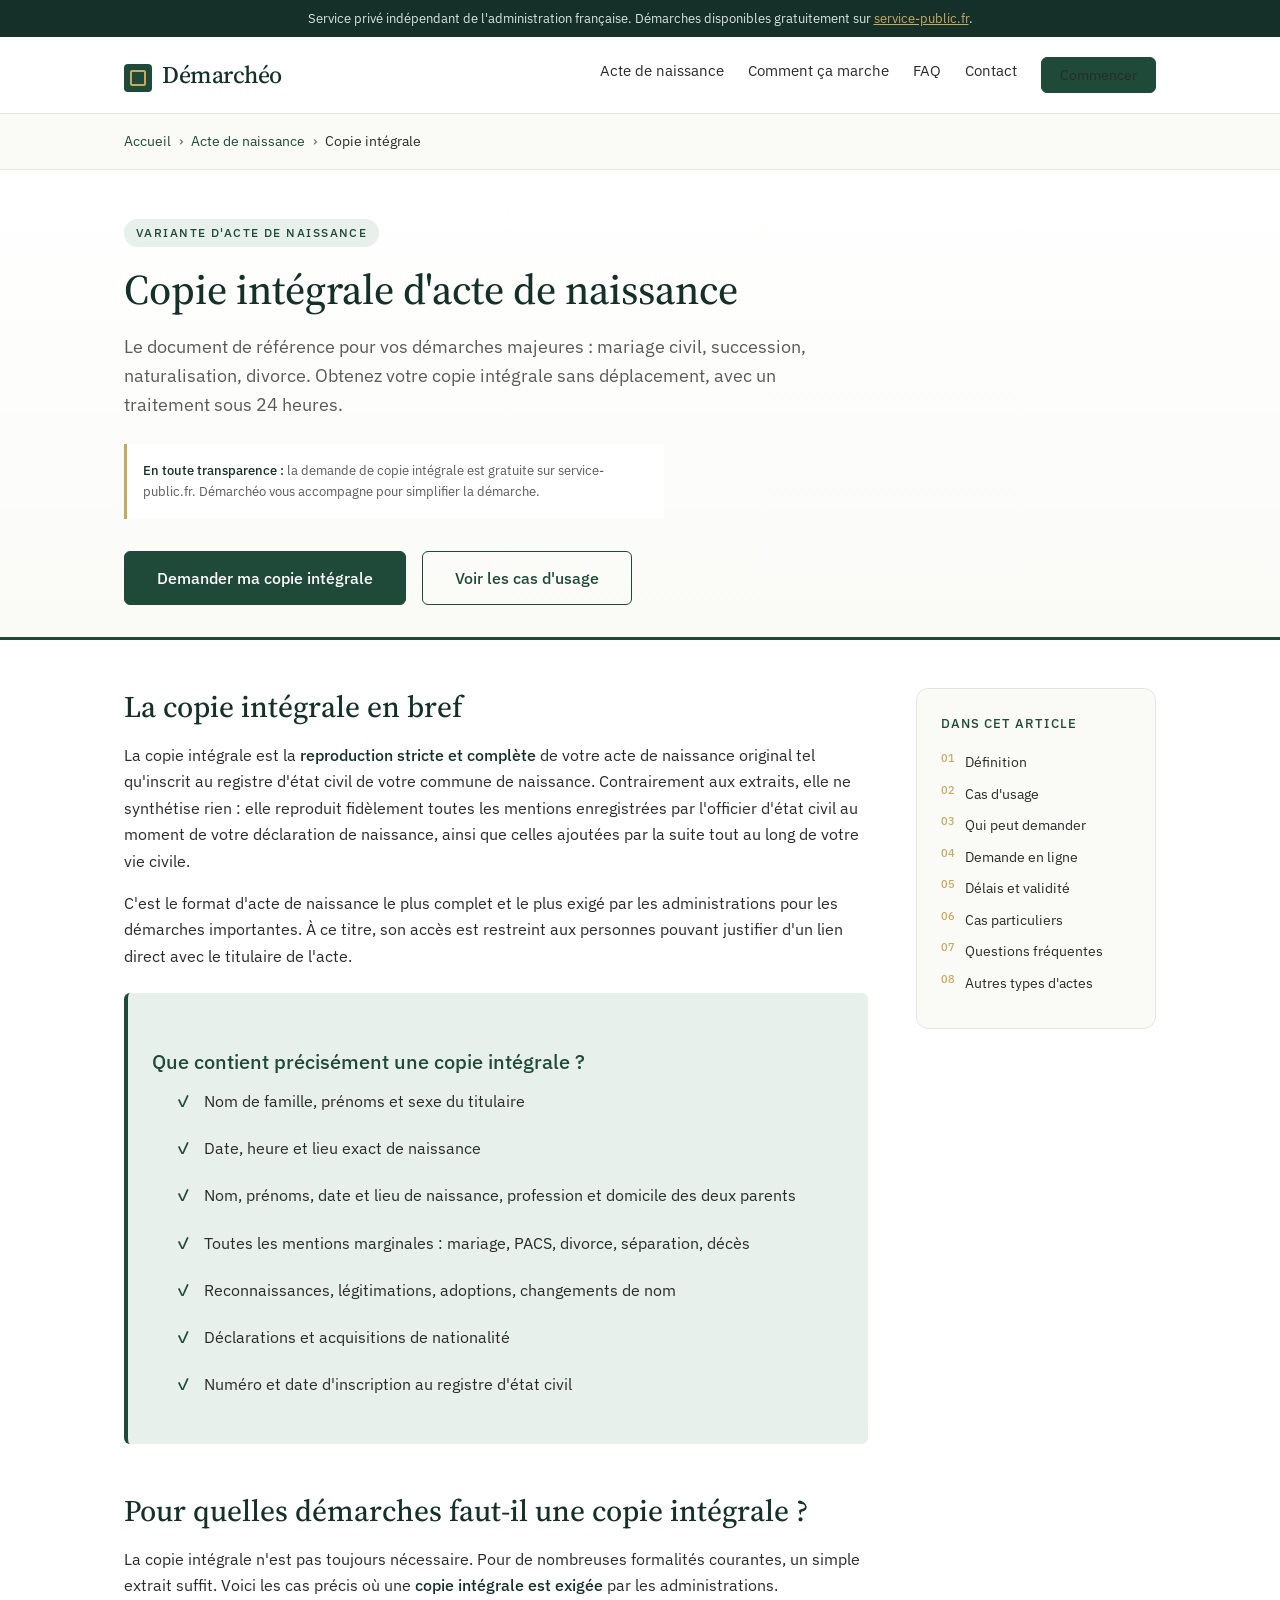
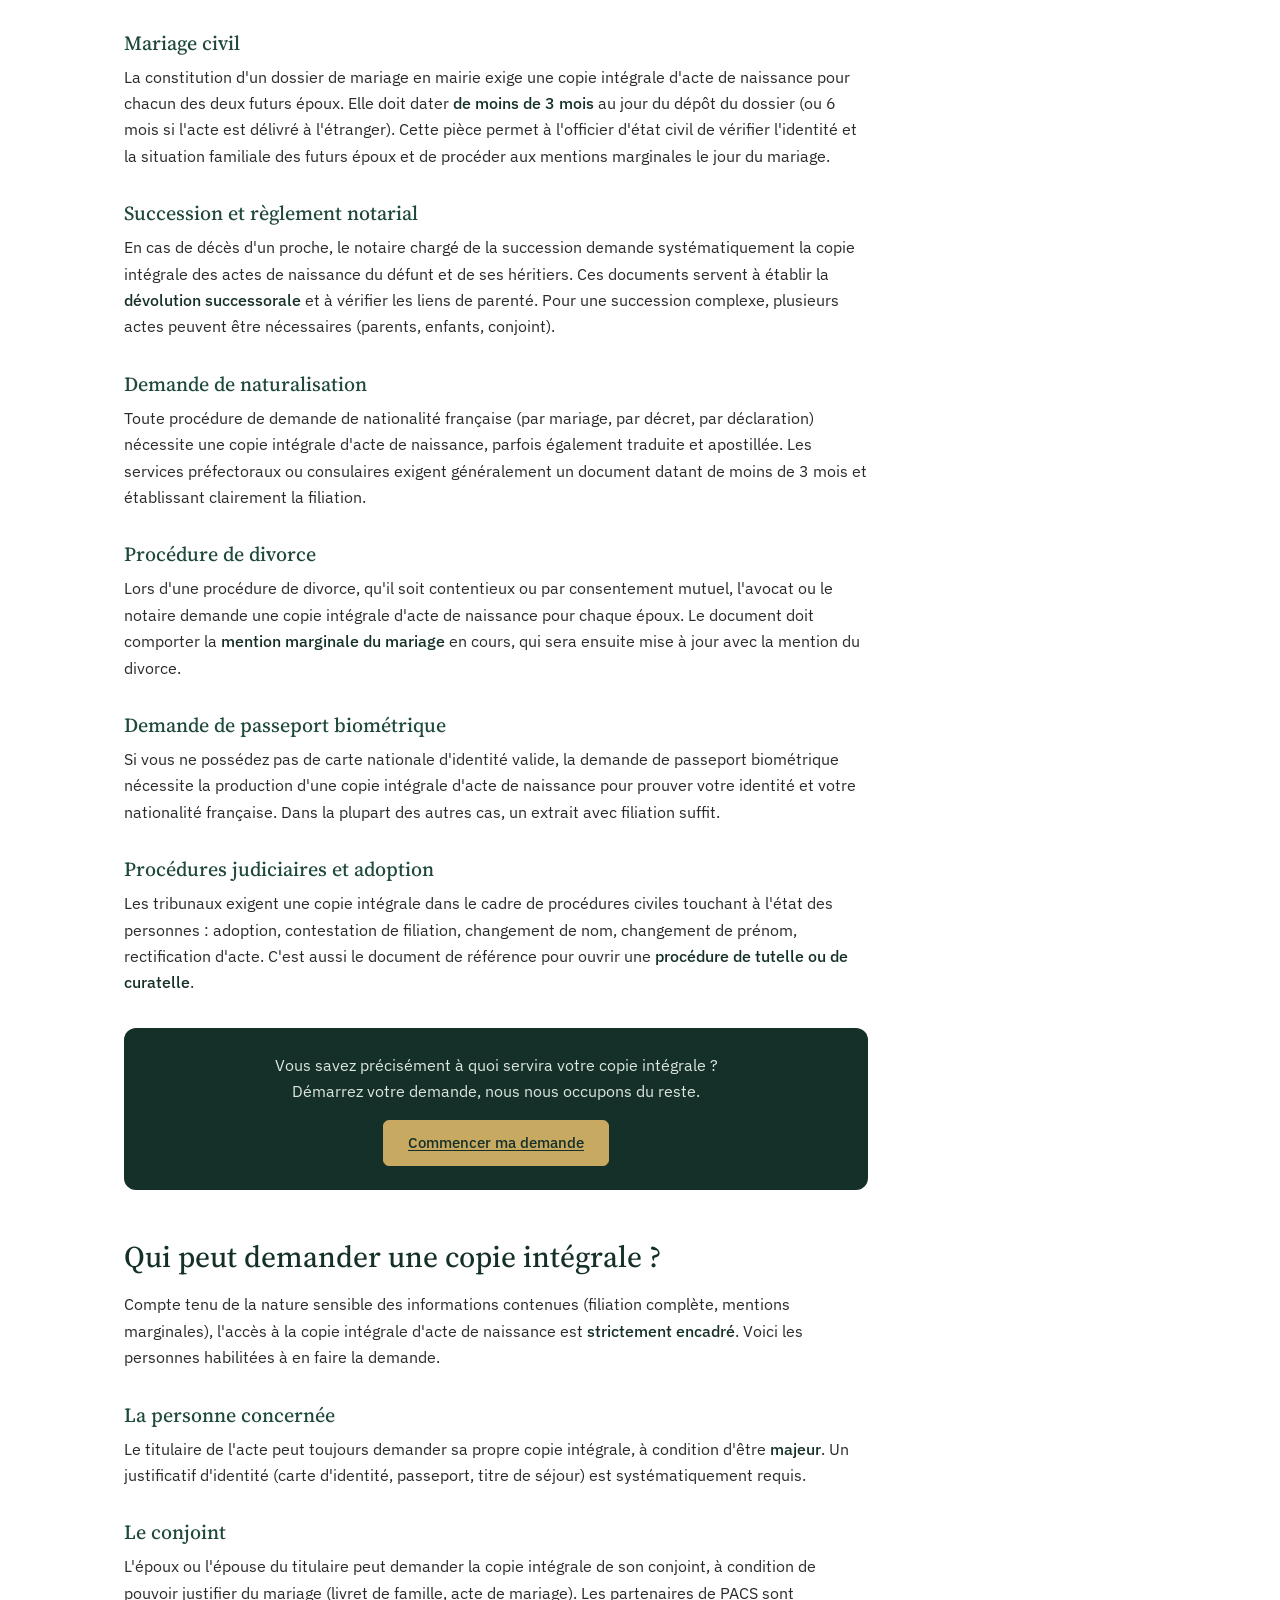
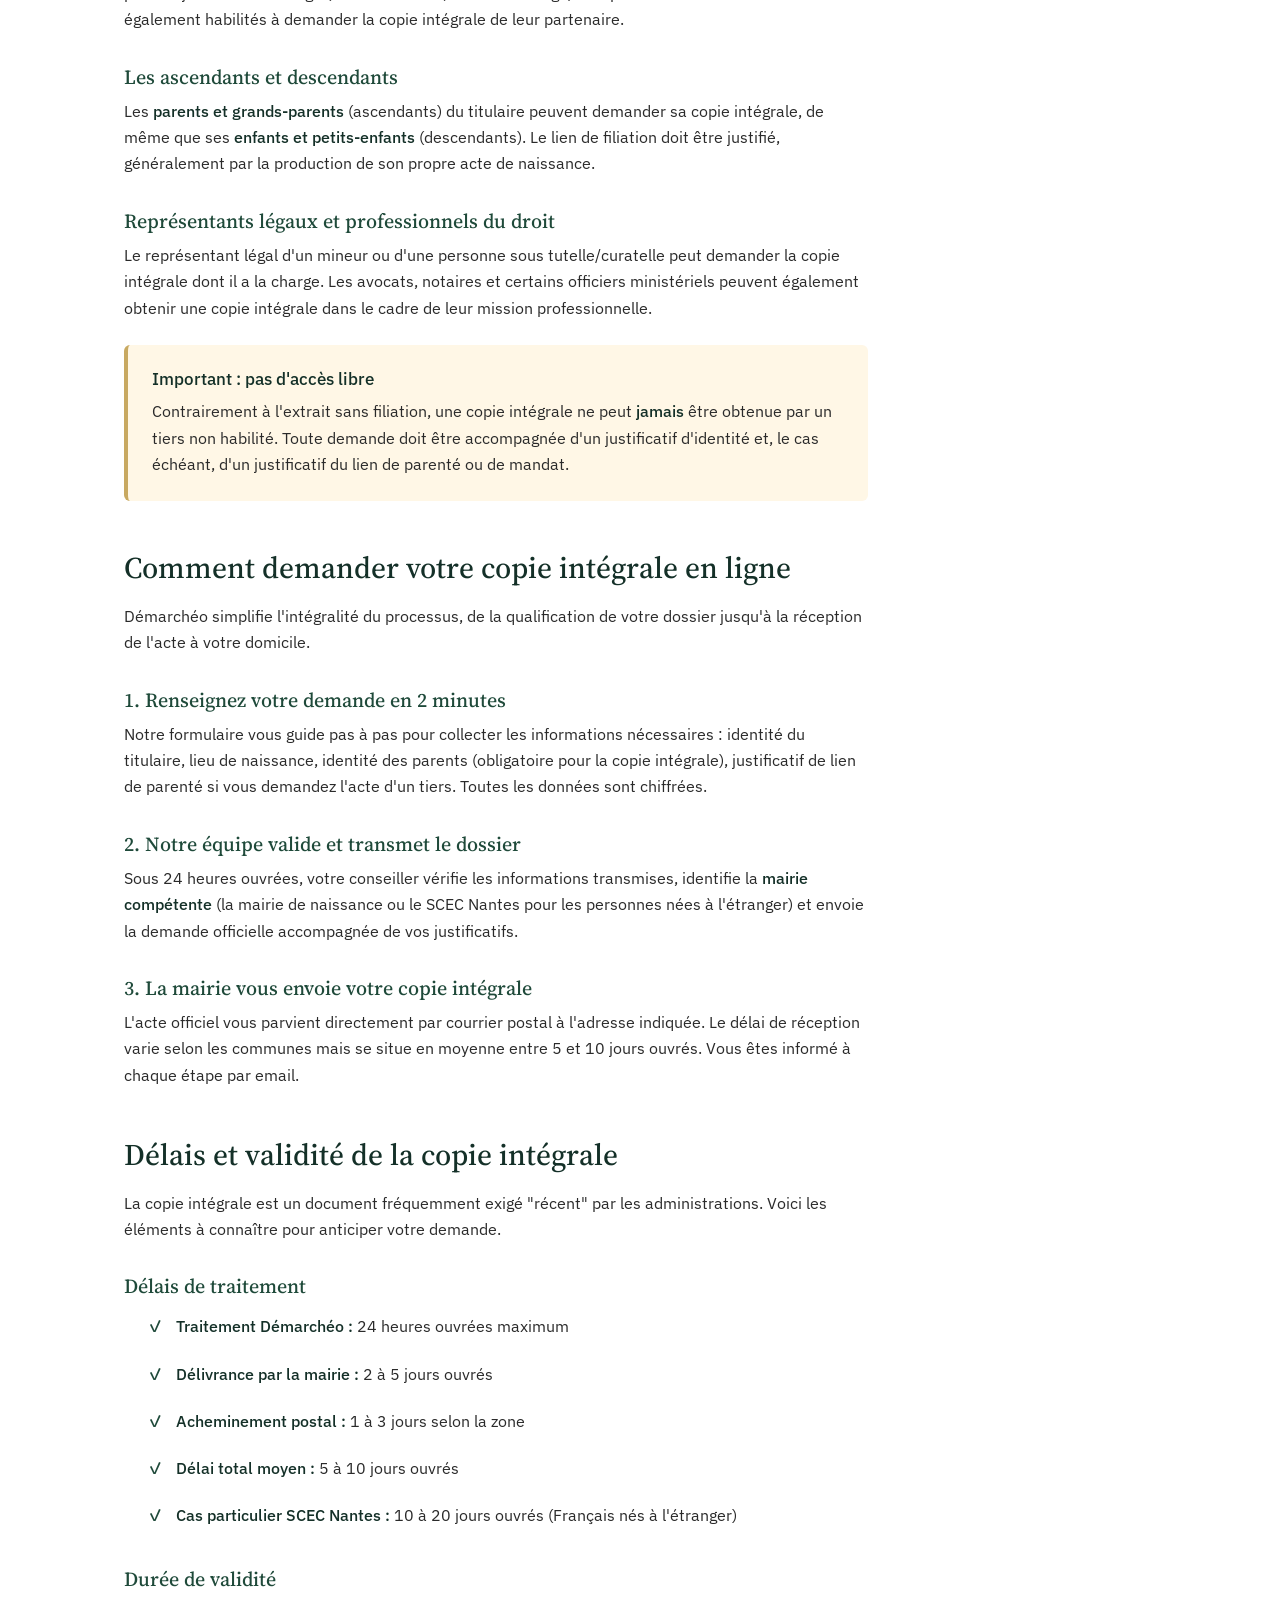
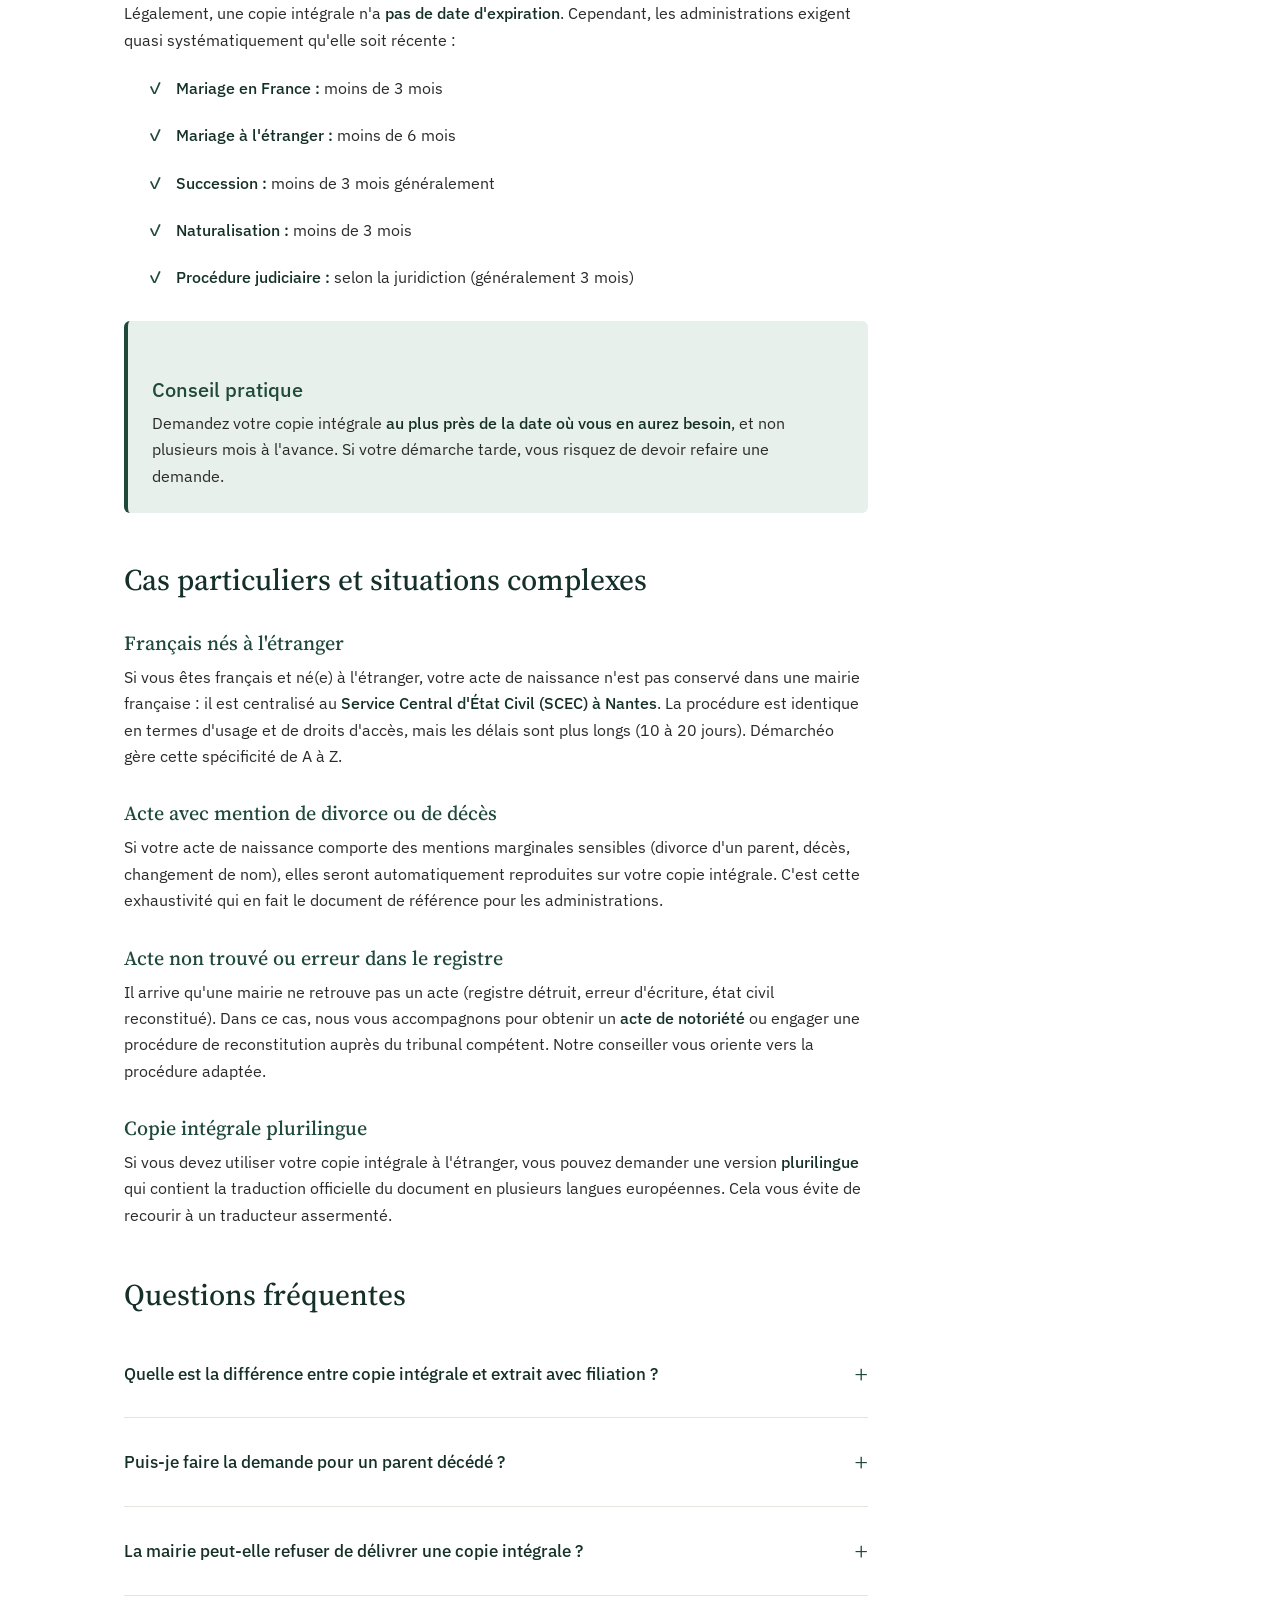
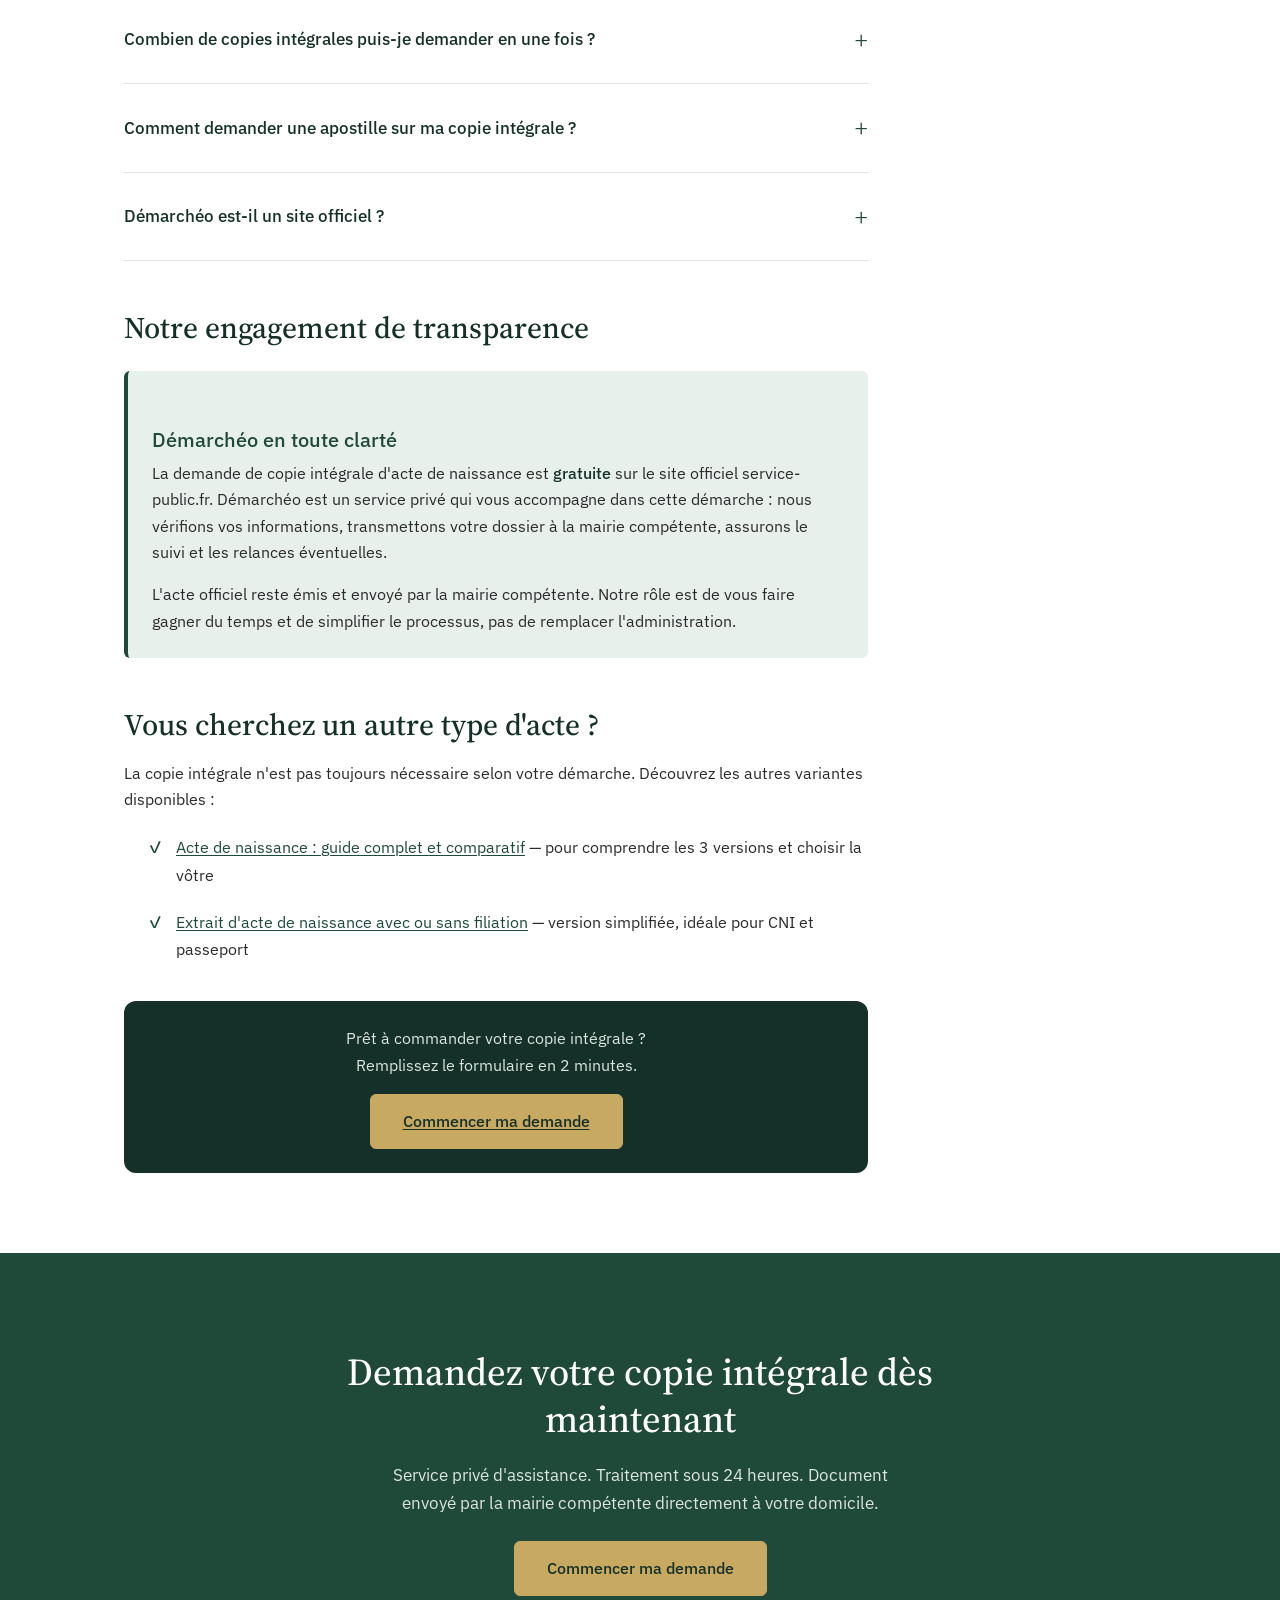
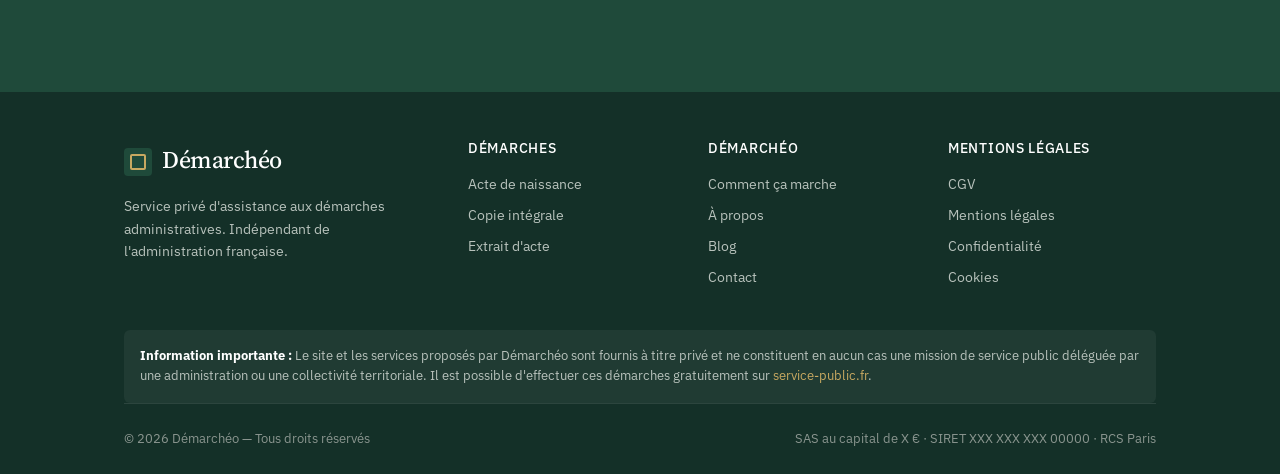
<file: acte-de-naissance/copie-integrale/index.html>
<!DOCTYPE html>
<html lang="fr">
<head>
  <meta charset="UTF-8">
  <meta name="viewport" content="width=device-width, initial-scale=1.0">

  <!-- SEO -->
  <title>Copie intégrale d'acte de naissance : demande en ligne | Démarchéo</title>
  <meta name="description" content="Obtenez votre copie intégrale d'acte de naissance pour un mariage, une succession ou une naturalisation. Service privé d'assistance, traitement sous 24h.">
  <meta name="robots" content="index, follow, max-image-preview:large">
  <link rel="canonical" href="https://www.demarcheo.fr/acte-de-naissance/copie-integrale/">

  <!-- Open Graph -->
  <meta property="og:type" content="article">
  <meta property="og:locale" content="fr_FR">
  <meta property="og:site_name" content="Démarchéo">
  <meta property="og:title" content="Copie intégrale d'acte de naissance : demande en ligne | Démarchéo">
  <meta property="og:description" content="Service privé d'assistance pour obtenir une copie intégrale d'acte de naissance.">
  <meta property="og:url" content="https://www.demarcheo.fr/acte-de-naissance/copie-integrale/">

  <meta name="twitter:card" content="summary_large_image">
  <meta name="twitter:title" content="Copie intégrale d'acte de naissance : demande en ligne">
  <meta name="twitter:description" content="Service privé d'assistance pour obtenir une copie intégrale.">

  <!-- Favicon -->
  <link rel="icon" type="image/svg+xml" href="data:image/svg+xml,<svg xmlns='http://www.w3.org/2000/svg' viewBox='0 0 100 100'><rect width='100' height='100' fill='%231F4A3A' rx='16'/><rect x='22' y='22' width='56' height='56' fill='none' stroke='%23C8A961' stroke-width='6' rx='8'/></svg>">

  <!-- Fonts -->
  <link rel="preconnect" href="https://fonts.googleapis.com">
  <link rel="preconnect" href="https://fonts.gstatic.com" crossorigin>
  <link href="https://fonts.googleapis.com/css2?family=IBM+Plex+Sans:wght@400;500&family=Source+Serif+Pro:wght@400;500;600&display=swap" rel="stylesheet">

  <!-- Styles (lien depuis /acte-de-naissance/copie-integrale/) -->
  <link rel="stylesheet" href="../../styles.css">

  <!-- Schema.org : Article + BreadcrumbList + FAQPage -->
  <script type="application/ld+json">
  {
    "@context": "https://schema.org",
    "@graph": [
      {
        "@type": "BreadcrumbList",
        "itemListElement": [
          { "@type": "ListItem", "position": 1, "name": "Accueil", "item": "https://www.demarcheo.fr/" },
          { "@type": "ListItem", "position": 2, "name": "Acte de naissance", "item": "https://www.demarcheo.fr/acte-de-naissance/" },
          { "@type": "ListItem", "position": 3, "name": "Copie intégrale", "item": "https://www.demarcheo.fr/acte-de-naissance/copie-integrale/" }
        ]
      },
      {
        "@type": "Article",
        "headline": "Copie intégrale d'acte de naissance : guide complet",
        "description": "Tout savoir sur la copie intégrale d'acte de naissance : usages, conditions d'accès, délais.",
        "author": { "@type": "Organization", "name": "Démarchéo" },
        "publisher": {
          "@type": "Organization",
          "name": "Démarchéo",
          "logo": { "@type": "ImageObject", "url": "https://www.demarcheo.fr/logo.png" }
        },
        "inLanguage": "fr-FR",
        "datePublished": "2026-05-24",
        "dateModified": "2026-05-24"
      },
      {
        "@type": "FAQPage",
        "mainEntity": [
          {
            "@type": "Question",
            "name": "Qu'est-ce qu'une copie intégrale d'acte de naissance ?",
            "acceptedAnswer": { "@type": "Answer", "text": "La copie intégrale est la reproduction stricte et complète de l'acte de naissance original. Elle reprend l'ensemble des informations du registre d'état civil : identité du titulaire, informations sur les parents, et toutes les mentions marginales (mariage, divorce, décès, naturalisation)." }
          },
          {
            "@type": "Question",
            "name": "Pour quelles démarches faut-il une copie intégrale ?",
            "acceptedAnswer": { "@type": "Answer", "text": "La copie intégrale est exigée pour les démarches administratives majeures : mariage civil, demande de naturalisation, succession (notaire), constitution de dossier de divorce, demande de passeport biométrique, certaines procédures judiciaires." }
          },
          {
            "@type": "Question",
            "name": "Qui peut demander une copie intégrale d'acte de naissance ?",
            "acceptedAnswer": { "@type": "Answer", "text": "La copie intégrale est accessible uniquement à la personne concernée majeure, son conjoint, ses ascendants (parents, grands-parents), ses descendants (enfants, petits-enfants), ou un avocat mandaté. Un justificatif d'identité et de filiation est exigé." }
          },
          {
            "@type": "Question",
            "name": "Quelle différence entre copie intégrale et extrait d'acte de naissance ?",
            "acceptedAnswer": { "@type": "Answer", "text": "La copie intégrale reproduit l'acte original dans son intégralité. L'extrait, lui, est une synthèse qui peut être avec filiation (incluant les parents) ou sans filiation (sans les parents). Les administrations exigeantes (mariage, naturalisation) demandent la copie intégrale." }
          },
          {
            "@type": "Question",
            "name": "Quel délai pour obtenir une copie intégrale ?",
            "acceptedAnswer": { "@type": "Answer", "text": "Avec Démarchéo, votre demande est transmise à la mairie compétente sous 24 heures ouvrées. La mairie délivre ensuite l'acte sous 2 à 5 jours ouvrés et l'envoie par courrier. Le délai total moyen se situe entre 5 et 10 jours ouvrés." }
          },
          {
            "@type": "Question",
            "name": "Une copie intégrale est-elle valable combien de temps ?",
            "acceptedAnswer": { "@type": "Answer", "text": "Une copie intégrale n'a pas de durée de validité légale, mais la plupart des administrations exigent qu'elle date de moins de 3 mois. Pour un mariage à l'étranger, le délai peut être étendu à 6 mois." }
          }
        ]
      }
    ]
  }
  </script>
</head>
<body>

  <!-- Bandeau légal -->
  <div class="legal-bar" role="note">
    Service privé indépendant de l'administration française. Démarches disponibles gratuitement sur <a href="https://www.service-public.fr" target="_blank" rel="noopener">service-public.fr</a>.
  </div>

  <!-- Header -->
  <header class="site-header">
    <div class="header-inner">
      <a href="/" class="logo" aria-label="Démarchéo, accueil">
        <span class="logo-mark" aria-hidden="true"></span>Démarchéo
      </a>
      <nav class="nav-main" aria-label="Navigation principale">
        <button class="nav-toggle" aria-label="Ouvrir le menu" aria-expanded="false">☰</button>
        <ul>
          <li><a href="/acte-de-naissance/" aria-current="page">Acte de naissance</a></li>
          <li><a href="/comment-ca-marche/">Comment ça marche</a></li>
          <li><a href="/faq/">FAQ</a></li>
          <li><a href="/contact/">Contact</a></li>
          <li><a href="/commande/" class="btn btn-primary" style="padding: 8px 18px; font-size: 14px;">Commencer</a></li>
        </ul>
      </nav>
    </div>
  </header>

  <!-- Fil d'Ariane -->
  <nav class="breadcrumb" aria-label="Fil d'Ariane">
    <ol>
      <li><a href="/">Accueil</a></li>
      <li><a href="/acte-de-naissance/">Acte de naissance</a></li>
      <li aria-current="page">Copie intégrale</li>
    </ol>
  </nav>

  <main>

    <!-- HERO -->
    <section class="page-hero" aria-labelledby="page-title">
      <div class="container">
        <span class="hero-eyebrow">Variante d'acte de naissance</span>
        <h1 id="page-title">Copie intégrale d'acte de naissance</h1>
        <p class="lede">Le document de référence pour vos démarches majeures : mariage civil, succession, naturalisation, divorce. Obtenez votre copie intégrale sans déplacement, avec un traitement sous 24 heures.</p>

        <div class="hero-disclaimer">
          <strong>En toute transparence :</strong> la demande de copie intégrale est gratuite sur service-public.fr. Démarchéo vous accompagne pour simplifier la démarche.
        </div>

        <div class="hero-ctas">
          <a href="/commande/?type=copie-integrale" class="btn btn-primary btn-lg">Demander ma copie intégrale</a>
          <a href="#cas-usage" class="btn btn-secondary btn-lg">Voir les cas d'usage</a>
        </div>
      </div>
    </section>

    <!-- CONTENU PRINCIPAL : 2 colonnes -->
    <div class="page-content">

      <!-- Article principal -->
      <article>

        <h2 id="definition">La copie intégrale en bref</h2>
        <p>La copie intégrale est la <strong>reproduction stricte et complète</strong> de votre acte de naissance original tel qu'inscrit au registre d'état civil de votre commune de naissance. Contrairement aux extraits, elle ne synthétise rien : elle reproduit fidèlement toutes les mentions enregistrées par l'officier d'état civil au moment de votre déclaration de naissance, ainsi que celles ajoutées par la suite tout au long de votre vie civile.</p>

        <p>C'est le format d'acte de naissance le plus complet et le plus exigé par les administrations pour les démarches importantes. À ce titre, son accès est restreint aux personnes pouvant justifier d'un lien direct avec le titulaire de l'acte.</p>

        <div class="callout">
          <h3>Que contient précisément une copie intégrale ?</h3>
          <ul class="check-list">
            <li>Nom de famille, prénoms et sexe du titulaire</li>
            <li>Date, heure et lieu exact de naissance</li>
            <li>Nom, prénoms, date et lieu de naissance, profession et domicile des deux parents</li>
            <li>Toutes les mentions marginales : mariage, PACS, divorce, séparation, décès</li>
            <li>Reconnaissances, légitimations, adoptions, changements de nom</li>
            <li>Déclarations et acquisitions de nationalité</li>
            <li>Numéro et date d'inscription au registre d'état civil</li>
          </ul>
        </div>

        <h2 id="cas-usage">Pour quelles démarches faut-il une copie intégrale ?</h2>
        <p>La copie intégrale n'est pas toujours nécessaire. Pour de nombreuses formalités courantes, un simple extrait suffit. Voici les cas précis où une <strong>copie intégrale est exigée</strong> par les administrations.</p>

        <h3>Mariage civil</h3>
        <p>La constitution d'un dossier de mariage en mairie exige une copie intégrale d'acte de naissance pour chacun des deux futurs époux. Elle doit dater <strong>de moins de 3 mois</strong> au jour du dépôt du dossier (ou 6 mois si l'acte est délivré à l'étranger). Cette pièce permet à l'officier d'état civil de vérifier l'identité et la situation familiale des futurs époux et de procéder aux mentions marginales le jour du mariage.</p>

        <h3>Succession et règlement notarial</h3>
        <p>En cas de décès d'un proche, le notaire chargé de la succession demande systématiquement la copie intégrale des actes de naissance du défunt et de ses héritiers. Ces documents servent à établir la <strong>dévolution successorale</strong> et à vérifier les liens de parenté. Pour une succession complexe, plusieurs actes peuvent être nécessaires (parents, enfants, conjoint).</p>

        <h3>Demande de naturalisation</h3>
        <p>Toute procédure de demande de nationalité française (par mariage, par décret, par déclaration) nécessite une copie intégrale d'acte de naissance, parfois également traduite et apostillée. Les services préfectoraux ou consulaires exigent généralement un document datant de moins de 3 mois et établissant clairement la filiation.</p>

        <h3>Procédure de divorce</h3>
        <p>Lors d'une procédure de divorce, qu'il soit contentieux ou par consentement mutuel, l'avocat ou le notaire demande une copie intégrale d'acte de naissance pour chaque époux. Le document doit comporter la <strong>mention marginale du mariage</strong> en cours, qui sera ensuite mise à jour avec la mention du divorce.</p>

        <h3>Demande de passeport biométrique</h3>
        <p>Si vous ne possédez pas de carte nationale d'identité valide, la demande de passeport biométrique nécessite la production d'une copie intégrale d'acte de naissance pour prouver votre identité et votre nationalité française. Dans la plupart des autres cas, un extrait avec filiation suffit.</p>

        <h3>Procédures judiciaires et adoption</h3>
        <p>Les tribunaux exigent une copie intégrale dans le cadre de procédures civiles touchant à l'état des personnes : adoption, contestation de filiation, changement de nom, changement de prénom, rectification d'acte. C'est aussi le document de référence pour ouvrir une <strong>procédure de tutelle ou de curatelle</strong>.</p>

        <div class="inline-cta">
          <p>Vous savez précisément à quoi servira votre copie intégrale ?<br>Démarrez votre demande, nous nous occupons du reste.</p>
          <a href="/commande/?type=copie-integrale" class="btn btn-primary">Commencer ma demande</a>
        </div>

        <h2 id="conditions-acces">Qui peut demander une copie intégrale ?</h2>
        <p>Compte tenu de la nature sensible des informations contenues (filiation complète, mentions marginales), l'accès à la copie intégrale d'acte de naissance est <strong>strictement encadré</strong>. Voici les personnes habilitées à en faire la demande.</p>

        <h3>La personne concernée</h3>
        <p>Le titulaire de l'acte peut toujours demander sa propre copie intégrale, à condition d'être <strong>majeur</strong>. Un justificatif d'identité (carte d'identité, passeport, titre de séjour) est systématiquement requis.</p>

        <h3>Le conjoint</h3>
        <p>L'époux ou l'épouse du titulaire peut demander la copie intégrale de son conjoint, à condition de pouvoir justifier du mariage (livret de famille, acte de mariage). Les partenaires de PACS sont également habilités à demander la copie intégrale de leur partenaire.</p>

        <h3>Les ascendants et descendants</h3>
        <p>Les <strong>parents et grands-parents</strong> (ascendants) du titulaire peuvent demander sa copie intégrale, de même que ses <strong>enfants et petits-enfants</strong> (descendants). Le lien de filiation doit être justifié, généralement par la production de son propre acte de naissance.</p>

        <h3>Représentants légaux et professionnels du droit</h3>
        <p>Le représentant légal d'un mineur ou d'une personne sous tutelle/curatelle peut demander la copie intégrale dont il a la charge. Les avocats, notaires et certains officiers ministériels peuvent également obtenir une copie intégrale dans le cadre de leur mission professionnelle.</p>

        <div class="callout callout-warning">
          <h4>Important : pas d'accès libre</h4>
          <p>Contrairement à l'extrait sans filiation, une copie intégrale ne peut <strong>jamais</strong> être obtenue par un tiers non habilité. Toute demande doit être accompagnée d'un justificatif d'identité et, le cas échéant, d'un justificatif du lien de parenté ou de mandat.</p>
        </div>

        <h2 id="demande-en-ligne">Comment demander votre copie intégrale en ligne</h2>
        <p>Démarchéo simplifie l'intégralité du processus, de la qualification de votre dossier jusqu'à la réception de l'acte à votre domicile.</p>

        <h3>1. Renseignez votre demande en 2 minutes</h3>
        <p>Notre formulaire vous guide pas à pas pour collecter les informations nécessaires : identité du titulaire, lieu de naissance, identité des parents (obligatoire pour la copie intégrale), justificatif de lien de parenté si vous demandez l'acte d'un tiers. Toutes les données sont chiffrées.</p>

        <h3>2. Notre équipe valide et transmet le dossier</h3>
        <p>Sous 24 heures ouvrées, votre conseiller vérifie les informations transmises, identifie la <strong>mairie compétente</strong> (la mairie de naissance ou le SCEC Nantes pour les personnes nées à l'étranger) et envoie la demande officielle accompagnée de vos justificatifs.</p>

        <h3>3. La mairie vous envoie votre copie intégrale</h3>
        <p>L'acte officiel vous parvient directement par courrier postal à l'adresse indiquée. Le délai de réception varie selon les communes mais se situe en moyenne entre 5 et 10 jours ouvrés. Vous êtes informé à chaque étape par email.</p>

        <h2 id="delais-validite">Délais et validité de la copie intégrale</h2>
        <p>La copie intégrale est un document fréquemment exigé "récent" par les administrations. Voici les éléments à connaître pour anticiper votre demande.</p>

        <h3>Délais de traitement</h3>
        <ul class="check-list">
          <li><strong>Traitement Démarchéo :</strong> 24 heures ouvrées maximum</li>
          <li><strong>Délivrance par la mairie :</strong> 2 à 5 jours ouvrés</li>
          <li><strong>Acheminement postal :</strong> 1 à 3 jours selon la zone</li>
          <li><strong>Délai total moyen :</strong> 5 à 10 jours ouvrés</li>
          <li><strong>Cas particulier SCEC Nantes :</strong> 10 à 20 jours ouvrés (Français nés à l'étranger)</li>
        </ul>

        <h3>Durée de validité</h3>
        <p>Légalement, une copie intégrale n'a <strong>pas de date d'expiration</strong>. Cependant, les administrations exigent quasi systématiquement qu'elle soit récente :</p>

        <ul class="check-list">
          <li><strong>Mariage en France :</strong> moins de 3 mois</li>
          <li><strong>Mariage à l'étranger :</strong> moins de 6 mois</li>
          <li><strong>Succession :</strong> moins de 3 mois généralement</li>
          <li><strong>Naturalisation :</strong> moins de 3 mois</li>
          <li><strong>Procédure judiciaire :</strong> selon la juridiction (généralement 3 mois)</li>
        </ul>

        <div class="callout">
          <h3>Conseil pratique</h3>
          <p>Demandez votre copie intégrale <strong>au plus près de la date où vous en aurez besoin</strong>, et non plusieurs mois à l'avance. Si votre démarche tarde, vous risquez de devoir refaire une demande.</p>
        </div>

        <h2 id="cas-particuliers">Cas particuliers et situations complexes</h2>

        <h3>Français nés à l'étranger</h3>
        <p>Si vous êtes français et né(e) à l'étranger, votre acte de naissance n'est pas conservé dans une mairie française : il est centralisé au <strong>Service Central d'État Civil (SCEC) à Nantes</strong>. La procédure est identique en termes d'usage et de droits d'accès, mais les délais sont plus longs (10 à 20 jours). Démarchéo gère cette spécificité de A à Z.</p>

        <h3>Acte avec mention de divorce ou de décès</h3>
        <p>Si votre acte de naissance comporte des mentions marginales sensibles (divorce d'un parent, décès, changement de nom), elles seront automatiquement reproduites sur votre copie intégrale. C'est cette exhaustivité qui en fait le document de référence pour les administrations.</p>

        <h3>Acte non trouvé ou erreur dans le registre</h3>
        <p>Il arrive qu'une mairie ne retrouve pas un acte (registre détruit, erreur d'écriture, état civil reconstitué). Dans ce cas, nous vous accompagnons pour obtenir un <strong>acte de notoriété</strong> ou engager une procédure de reconstitution auprès du tribunal compétent. Notre conseiller vous oriente vers la procédure adaptée.</p>

        <h3>Copie intégrale plurilingue</h3>
        <p>Si vous devez utiliser votre copie intégrale à l'étranger, vous pouvez demander une version <strong>plurilingue</strong> qui contient la traduction officielle du document en plusieurs langues européennes. Cela vous évite de recourir à un traducteur assermenté.</p>

        <h2 id="faq">Questions fréquentes</h2>

        <details class="faq-item">
          <summary>Quelle est la différence entre copie intégrale et extrait avec filiation ?</summary>
          <div class="faq-body">
            La copie intégrale reproduit l'acte original dans son intégralité, y compris toutes les mentions marginales. L'extrait avec filiation est une synthèse qui reprend les informations essentielles (identité, parents) mais ne reproduit pas l'intégralité des mentions. Pour un mariage ou une naturalisation, c'est toujours la copie intégrale qui est exigée. Pour une CNI ou un passeport, l'extrait avec filiation suffit généralement.
          </div>
        </details>

        <details class="faq-item">
          <summary>Puis-je faire la demande pour un parent décédé ?</summary>
          <div class="faq-body">
            Oui, si vous êtes descendant direct (enfant, petit-enfant), vous pouvez demander la copie intégrale d'un parent ou grand-parent décédé. Vous devrez justifier du lien de filiation. Pour les actes anciens (plus de 75 ans ou décès depuis plus de 25 ans), les conditions d'accès sont libéralisées.
          </div>
        </details>

        <details class="faq-item">
          <summary>La mairie peut-elle refuser de délivrer une copie intégrale ?</summary>
          <div class="faq-body">
            La mairie peut refuser une demande si le demandeur n'est pas habilité (absence de justificatif d'identité ou de filiation), si les informations transmises sont incomplètes ou erronées, ou si l'acte est introuvable dans les registres. Nous nous assurons que votre dossier est complet pour éviter tout refus.
          </div>
        </details>

        <details class="faq-item">
          <summary>Combien de copies intégrales puis-je demander en une fois ?</summary>
          <div class="faq-body">
            Vous pouvez demander plusieurs copies intégrales en une seule fois, ce qui est souvent utile pour une succession (plusieurs héritiers) ou un dossier de mariage international. Précisez le nombre souhaité lors de votre demande : nous gérons les demandes multiples.
          </div>
        </details>

        <details class="faq-item">
          <summary>Comment demander une apostille sur ma copie intégrale ?</summary>
          <div class="faq-body">
            L'apostille est une certification supplémentaire requise pour utiliser un acte français à l'étranger (hors UE). Elle est délivrée par la Cour d'appel territorialement compétente. C'est une démarche distincte de la demande d'acte elle-même. Notre conseiller peut vous orienter vers la procédure adaptée si vous en avez besoin.
          </div>
        </details>

        <details class="faq-item">
          <summary>Démarchéo est-il un site officiel ?</summary>
          <div class="faq-body">
            Non. Démarchéo est un service privé indépendant de l'administration française. La demande de copie intégrale est gratuite sur <a href="https://www.service-public.fr" target="_blank" rel="noopener">service-public.fr</a>. Notre service vous accompagne dans cette démarche pour vous faire gagner du temps : vérification de votre dossier, identification de la mairie compétente, suivi et relances.
          </div>
        </details>

        <h2 id="engagement">Notre engagement de transparence</h2>
        <div class="callout">
          <h3>Démarchéo en toute clarté</h3>
          <p>La demande de copie intégrale d'acte de naissance est <strong>gratuite</strong> sur le site officiel service-public.fr. Démarchéo est un service privé qui vous accompagne dans cette démarche : nous vérifions vos informations, transmettons votre dossier à la mairie compétente, assurons le suivi et les relances éventuelles.</p>
          <p>L'acte officiel reste émis et envoyé par la mairie compétente. Notre rôle est de vous faire gagner du temps et de simplifier le processus, pas de remplacer l'administration.</p>
        </div>

        <!-- Cross-linking interne (SEO + UX) -->
        <h2 id="autres-actes">Vous cherchez un autre type d'acte ?</h2>
        <p>La copie intégrale n'est pas toujours nécessaire selon votre démarche. Découvrez les autres variantes disponibles :</p>

        <ul class="check-list">
          <li><a href="/acte-de-naissance/">Acte de naissance : guide complet et comparatif</a> — pour comprendre les 3 versions et choisir la vôtre</li>
          <li><a href="/acte-de-naissance/extrait/">Extrait d'acte de naissance avec ou sans filiation</a> — version simplifiée, idéale pour CNI et passeport</li>
        </ul>

        <div class="inline-cta">
          <p>Prêt à commander votre copie intégrale ?<br>Remplissez le formulaire en 2 minutes.</p>
          <a href="/commande/?type=copie-integrale" class="btn btn-primary btn-lg">Commencer ma demande</a>
        </div>

      </article>

      <!-- Sommaire latéral sticky -->
      <aside class="toc" aria-label="Sommaire de la page">
        <p class="toc-title">Dans cet article</p>
        <ol>
          <li><a href="#definition">Définition</a></li>
          <li><a href="#cas-usage">Cas d'usage</a></li>
          <li><a href="#conditions-acces">Qui peut demander</a></li>
          <li><a href="#demande-en-ligne">Demande en ligne</a></li>
          <li><a href="#delais-validite">Délais et validité</a></li>
          <li><a href="#cas-particuliers">Cas particuliers</a></li>
          <li><a href="#faq">Questions fréquentes</a></li>
          <li><a href="#autres-actes">Autres types d'actes</a></li>
        </ol>
      </aside>

    </div>

    <!-- CTA final -->
    <section class="final-cta">
      <div class="container-narrow">
        <h2>Demandez votre copie intégrale dès maintenant</h2>
        <p>Service privé d'assistance. Traitement sous 24 heures. Document envoyé par la mairie compétente directement à votre domicile.</p>
        <a href="/commande/?type=copie-integrale" class="btn btn-primary btn-lg">Commencer ma demande</a>
      </div>
    </section>

  </main>

  <!-- Footer -->
  <footer class="site-footer">
    <div class="container">
      <div class="footer-grid">
        <div class="footer-col footer-brand">
          <span class="logo"><span class="logo-mark" aria-hidden="true"></span>Démarchéo</span>
          <p>Service privé d'assistance aux démarches administratives. Indépendant de l'administration française.</p>
        </div>
        <div class="footer-col">
          <h4>Démarches</h4>
          <ul>
            <li><a href="/acte-de-naissance/">Acte de naissance</a></li>
            <li><a href="/acte-de-naissance/copie-integrale/">Copie intégrale</a></li>
            <li><a href="/acte-de-naissance/extrait/">Extrait d'acte</a></li>
          </ul>
        </div>
        <div class="footer-col">
          <h4>Démarchéo</h4>
          <ul>
            <li><a href="/comment-ca-marche/">Comment ça marche</a></li>
            <li><a href="/a-propos/">À propos</a></li>
            <li><a href="/blog/">Blog</a></li>
            <li><a href="/contact/">Contact</a></li>
          </ul>
        </div>
        <div class="footer-col">
          <h4>Mentions légales</h4>
          <ul>
            <li><a href="/cgv/">CGV</a></li>
            <li><a href="/mentions-legales/">Mentions légales</a></li>
            <li><a href="/politique-confidentialite/">Confidentialité</a></li>
            <li><a href="/politique-cookies/">Cookies</a></li>
          </ul>
        </div>
      </div>
      <div class="footer-disclaimer">
        <strong>Information importante :</strong> Le site et les services proposés par Démarchéo sont fournis à titre privé et ne constituent en aucun cas une mission de service public déléguée par une administration ou une collectivité territoriale. Il est possible d'effectuer ces démarches gratuitement sur <a href="https://www.service-public.fr" style="color: #C8A961;" target="_blank" rel="noopener">service-public.fr</a>.
      </div>
      <div class="footer-bottom">
        <p>© 2026 Démarchéo — Tous droits réservés</p>
        <p>SAS au capital de X € · SIRET XXX XXX XXX 00000 · RCS Paris</p>
      </div>
    </div>
  </footer>

  <script src="../../script.js" defer></script>
</body>
</html>
</file>
<file: styles.css>
/* ==========================================================================
   DÉMARCHÉO — Design System
   Direction visuelle : Service public privé (vert sapin)
   ========================================================================== */

/* --- Reset & base ------------------------------------------------------- */
*, *::before, *::after { box-sizing: border-box; }
html { -webkit-text-size-adjust: 100%; scroll-behavior: smooth; }
body {
  margin: 0;
  font-family: 'IBM Plex Sans', -apple-system, BlinkMacSystemFont, 'Segoe UI', sans-serif;
  font-size: 16px;
  line-height: 1.65;
  color: var(--ink);
  background: var(--bg);
  -webkit-font-smoothing: antialiased;
  -moz-osx-font-smoothing: grayscale;
}
img { max-width: 100%; height: auto; display: block; }
a { color: var(--brand); text-decoration: none; transition: color .2s ease; }
a:hover { color: var(--brand-dark); }
button { font-family: inherit; cursor: pointer; }
h1, h2, h3, h4 {
  font-family: 'Source Serif Pro', Georgia, 'Times New Roman', serif;
  font-weight: 500;
  line-height: 1.25;
  color: var(--brand-dark);
  margin: 0 0 .75em;
}

/* --- Design tokens ------------------------------------------------------ */
:root {
  /* Couleurs principales */
  --brand: #1F4A3A;          /* vert sapin */
  --brand-dark: #143028;     /* vert très sombre pour titres */
  --brand-light: #E8F0EC;    /* vert très clair pour fonds */
  --accent: #C8A961;         /* or sourd pour highlights */
  --ink: #2A2A2A;            /* texte principal */
  --ink-soft: #5A5A5A;       /* texte secondaire */
  --bg: #FFFFFF;
  --bg-soft: #FAFAF7;        /* fond sections alternées */
  --border: #E5E5E0;
  --success: #1F7A5C;
  --warning-bg: #FFF7E6;
  --warning-text: #8A5A00;

  /* Espacements */
  --space-1: .5rem;
  --space-2: 1rem;
  --space-3: 1.5rem;
  --space-4: 2rem;
  --space-5: 3rem;
  --space-6: 4rem;
  --space-7: 6rem;

  /* Layout */
  --radius: 6px;
  --radius-lg: 12px;
  --max-width: 1200px;
  --content-width: 1080px;
}

/* --- Conteneurs --------------------------------------------------------- */
.container {
  max-width: var(--content-width);
  margin: 0 auto;
  padding: 0 var(--space-3);
}
.container-narrow {
  max-width: 760px;
  margin: 0 auto;
  padding: 0 var(--space-3);
}

/* --- Bandeau légal en haut ---------------------------------------------- */
.legal-bar {
  background: var(--brand-dark);
  color: #DCE5E0;
  font-size: 13px;
  padding: 8px 0;
  text-align: center;
}
.legal-bar a { color: var(--accent); text-decoration: underline; }

/* --- Header ------------------------------------------------------------- */
.site-header {
  background: var(--bg);
  border-bottom: 1px solid var(--border);
  padding: 18px 0;
  position: sticky;
  top: 0;
  z-index: 100;
}
.header-inner {
  display: flex;
  align-items: center;
  justify-content: space-between;
  max-width: var(--content-width);
  margin: 0 auto;
  padding: 0 var(--space-3);
}
.logo {
  font-family: 'Source Serif Pro', serif;
  font-size: 24px;
  font-weight: 500;
  color: var(--brand-dark);
  letter-spacing: -.02em;
}
.logo-mark {
  display: inline-block;
  width: 28px;
  height: 28px;
  background: var(--brand);
  border-radius: 4px;
  vertical-align: middle;
  margin-right: 10px;
  position: relative;
}
.logo-mark::after {
  content: '';
  position: absolute;
  inset: 6px;
  border: 2px solid var(--accent);
  border-radius: 2px;
}

.nav-main { display: flex; align-items: center; gap: var(--space-4); }
.nav-main ul {
  display: flex;
  list-style: none;
  margin: 0;
  padding: 0;
  gap: var(--space-3);
}
.nav-main a {
  color: var(--ink);
  font-size: 15px;
  font-weight: 400;
}
.nav-main a:hover { color: var(--brand); }

.nav-toggle {
  display: none;
  background: none;
  border: none;
  font-size: 24px;
  color: var(--brand-dark);
  padding: 4px 8px;
}

/* --- Boutons ------------------------------------------------------------ */
.btn {
  display: inline-block;
  padding: 12px 24px;
  font-size: 15px;
  font-weight: 500;
  border-radius: var(--radius);
  border: 1px solid transparent;
  transition: all .2s ease;
  text-align: center;
  line-height: 1.3;
  cursor: pointer;
}
.btn-primary {
  background: var(--brand);
  color: #FFFFFF;
  border-color: var(--brand);
}
.btn-primary:hover {
  background: var(--brand-dark);
  border-color: var(--brand-dark);
  color: #FFFFFF;
  transform: translateY(-1px);
}
.btn-secondary {
  background: transparent;
  color: var(--brand);
  border-color: var(--brand);
}
.btn-secondary:hover {
  background: var(--brand);
  color: #FFFFFF;
}
.btn-lg { padding: 16px 32px; font-size: 16px; }

/* --- Hero --------------------------------------------------------------- */
.hero {
  padding: var(--space-7) 0 var(--space-6);
  background: linear-gradient(to bottom, var(--bg) 0%, var(--bg-soft) 100%);
  border-bottom: 3px solid var(--brand);
}
.hero-inner {
  display: grid;
  grid-template-columns: 1.2fr 1fr;
  gap: var(--space-5);
  align-items: center;
  max-width: var(--content-width);
  margin: 0 auto;
  padding: 0 var(--space-3);
}
.hero-eyebrow {
  display: inline-block;
  font-size: 12px;
  letter-spacing: .12em;
  text-transform: uppercase;
  color: var(--brand);
  font-weight: 500;
  margin-bottom: var(--space-2);
  padding: 4px 12px;
  background: var(--brand-light);
  border-radius: 20px;
}
.hero h1 {
  font-size: clamp(32px, 4.5vw, 48px);
  margin-bottom: var(--space-3);
  letter-spacing: -.01em;
}
.hero-subtitle {
  font-size: 18px;
  color: var(--ink-soft);
  margin-bottom: var(--space-2);
  max-width: 540px;
}
.hero-disclaimer {
  font-size: 13px;
  color: var(--ink-soft);
  margin-bottom: var(--space-4);
  padding: var(--space-2);
  background: var(--bg);
  border-left: 3px solid var(--accent);
  max-width: 540px;
}
.hero-disclaimer strong { color: var(--brand-dark); font-weight: 500; }
.hero-ctas { display: flex; gap: var(--space-2); flex-wrap: wrap; }
.hero-trust {
  margin-top: var(--space-4);
  display: flex;
  gap: var(--space-3);
  flex-wrap: wrap;
  font-size: 14px;
  color: var(--ink-soft);
}
.hero-trust span { display: inline-flex; align-items: center; gap: 6px; }
.hero-trust .check { color: var(--brand); font-weight: 500; }

.hero-visual {
  background: var(--bg);
  border: 1px solid var(--border);
  border-radius: var(--radius-lg);
  padding: var(--space-3);
  position: relative;
}
.hero-visual::before {
  content: '';
  position: absolute;
  top: -8px;
  right: -8px;
  width: 80px;
  height: 80px;
  background: var(--accent);
  border-radius: var(--radius);
  z-index: -1;
  opacity: .5;
}
.preview-form { font-size: 14px; }
.preview-form .preview-label {
  font-size: 12px;
  color: var(--ink-soft);
  margin-bottom: 4px;
  text-transform: uppercase;
  letter-spacing: .05em;
}
.preview-form .preview-field {
  padding: 10px 12px;
  background: var(--bg-soft);
  border: 1px solid var(--border);
  border-radius: var(--radius);
  margin-bottom: var(--space-2);
  color: var(--ink);
}
.preview-form .preview-field.filled { background: var(--brand-light); border-color: var(--brand); }
.preview-step {
  display: flex;
  align-items: center;
  gap: 10px;
  padding: 10px 0;
  font-size: 13px;
  color: var(--ink-soft);
}
.preview-step.done { color: var(--brand); }
.preview-step .step-num {
  display: inline-flex;
  width: 22px;
  height: 22px;
  align-items: center;
  justify-content: center;
  background: var(--brand);
  color: #FFFFFF;
  border-radius: 50%;
  font-size: 11px;
  font-weight: 500;
}
.preview-step.todo .step-num { background: var(--border); color: var(--ink-soft); }

/* --- Sections génériques ----------------------------------------------- */
.section { padding: var(--space-7) 0; }
.section-alt { background: var(--bg-soft); }
.section-header { text-align: center; margin-bottom: var(--space-5); }
.section-header h2 { font-size: clamp(28px, 3.5vw, 38px); margin-bottom: var(--space-2); }
.section-header p {
  font-size: 17px;
  color: var(--ink-soft);
  max-width: 640px;
  margin: 0 auto;
}
.eyebrow {
  display: inline-block;
  font-size: 12px;
  letter-spacing: .12em;
  text-transform: uppercase;
  color: var(--brand);
  font-weight: 500;
  margin-bottom: var(--space-2);
}

/* --- Steps -------------------------------------------------------------- */
.steps {
  display: grid;
  grid-template-columns: repeat(3, 1fr);
  gap: var(--space-4);
  margin-top: var(--space-4);
}
.step-card {
  background: var(--bg);
  padding: var(--space-4);
  border: 1px solid var(--border);
  border-radius: var(--radius-lg);
  position: relative;
}
.step-card .step-number {
  font-family: 'Source Serif Pro', serif;
  font-size: 48px;
  color: var(--accent);
  font-weight: 500;
  line-height: 1;
  margin-bottom: var(--space-2);
}
.step-card h3 { font-size: 20px; margin-bottom: var(--space-1); }
.step-card p { color: var(--ink-soft); margin: 0; font-size: 15px; }

/* --- Use cases (Pour qui) ---------------------------------------------- */
.usecases {
  display: grid;
  grid-template-columns: repeat(4, 1fr);
  gap: var(--space-2);
  margin-top: var(--space-4);
}
.usecase {
  background: var(--bg);
  padding: var(--space-3);
  border: 1px solid var(--border);
  border-radius: var(--radius-lg);
  transition: border-color .2s ease, transform .2s ease;
}
.usecase:hover { border-color: var(--brand); transform: translateY(-2px); }
.usecase-icon {
  display: inline-flex;
  width: 44px;
  height: 44px;
  align-items: center;
  justify-content: center;
  background: var(--brand-light);
  color: var(--brand);
  border-radius: var(--radius);
  font-size: 22px;
  margin-bottom: var(--space-2);
}
.usecase h3 { font-size: 17px; margin-bottom: 6px; }
.usecase p { color: var(--ink-soft); font-size: 14px; margin: 0; line-height: 1.5; }

/* --- Trust / chiffres --------------------------------------------------- */
.trust-stats {
  display: grid;
  grid-template-columns: repeat(4, 1fr);
  gap: var(--space-3);
  margin-top: var(--space-4);
  margin-bottom: var(--space-5);
}
.trust-stat {
  text-align: center;
  padding: var(--space-3) var(--space-2);
}
.trust-stat .stat-number {
  font-family: 'Source Serif Pro', serif;
  font-size: 42px;
  font-weight: 500;
  color: var(--brand);
  line-height: 1;
  margin-bottom: 8px;
  display: block;
}
.trust-stat .stat-label {
  font-size: 14px;
  color: var(--ink-soft);
}

.testimonials {
  display: grid;
  grid-template-columns: repeat(3, 1fr);
  gap: var(--space-3);
  margin-top: var(--space-4);
}
.testimonial {
  background: var(--bg);
  padding: var(--space-3);
  border-radius: var(--radius-lg);
  border-left: 3px solid var(--accent);
}
.testimonial-quote {
  font-style: italic;
  color: var(--ink);
  margin-bottom: var(--space-2);
  line-height: 1.6;
  font-size: 15px;
}
.testimonial-author { font-size: 14px; color: var(--ink-soft); }
.testimonial-author strong { color: var(--brand-dark); font-weight: 500; }
.testimonial-stars { color: var(--accent); margin-bottom: var(--space-1); font-size: 14px; }

/* --- Transparence box --------------------------------------------------- */
.transparency-box {
  background: var(--brand-light);
  border-left: 4px solid var(--brand);
  padding: var(--space-4);
  border-radius: var(--radius);
  margin: var(--space-5) auto;
  max-width: 760px;
}
.transparency-box h3 {
  color: var(--brand-dark);
  margin-bottom: var(--space-2);
  font-size: 20px;
}
.transparency-box p { color: var(--ink); margin: 0 0 var(--space-1); font-size: 15px; }
.transparency-box p:last-child { margin: 0; }

/* --- FAQ ---------------------------------------------------------------- */
.faq-list { max-width: 760px; margin: var(--space-4) auto 0; }
.faq-item {
  border-bottom: 1px solid var(--border);
  padding: var(--space-2) 0;
}
.faq-item summary {
  cursor: pointer;
  font-weight: 500;
  font-size: 17px;
  color: var(--brand-dark);
  padding: var(--space-1) 0;
  list-style: none;
  display: flex;
  justify-content: space-between;
  align-items: center;
  gap: var(--space-2);
}
.faq-item summary::-webkit-details-marker { display: none; }
.faq-item summary::after {
  content: '+';
  font-size: 24px;
  color: var(--brand);
  font-weight: 300;
  transition: transform .2s ease;
  flex-shrink: 0;
}
.faq-item[open] summary::after { content: '−'; }
.faq-item .faq-body {
  padding: var(--space-1) 0 var(--space-2);
  color: var(--ink-soft);
  font-size: 15px;
  line-height: 1.7;
}

/* --- Final CTA ---------------------------------------------------------- */
.final-cta {
  background: var(--brand);
  color: #FFFFFF;
  padding: var(--space-7) 0;
  text-align: center;
}
.final-cta h2 { color: #FFFFFF; font-size: clamp(28px, 3.5vw, 38px); margin-bottom: var(--space-2); }
.final-cta p { color: #DCE5E0; font-size: 17px; margin-bottom: var(--space-3); max-width: 540px; margin-left: auto; margin-right: auto; }
.final-cta .btn-primary {
  background: var(--accent);
  border-color: var(--accent);
  color: var(--brand-dark);
}
.final-cta .btn-primary:hover {
  background: #B8985A;
  border-color: #B8985A;
  color: var(--brand-dark);
}

/* --- Footer ------------------------------------------------------------- */
.site-footer {
  background: var(--brand-dark);
  color: #B8C2BC;
  padding: var(--space-5) 0 var(--space-3);
  font-size: 14px;
}
.footer-grid {
  display: grid;
  grid-template-columns: 1.5fr 1fr 1fr 1fr;
  gap: var(--space-4);
  margin-bottom: var(--space-4);
}
.footer-col h4 {
  color: #FFFFFF;
  font-size: 14px;
  font-family: 'IBM Plex Sans', sans-serif;
  font-weight: 500;
  margin-bottom: var(--space-2);
  letter-spacing: .05em;
  text-transform: uppercase;
}
.footer-col ul { list-style: none; padding: 0; margin: 0; }
.footer-col li { margin-bottom: 8px; }
.footer-col a { color: #B8C2BC; }
.footer-col a:hover { color: var(--accent); }
.footer-brand .logo { color: #FFFFFF; }
.footer-brand p { color: #B8C2BC; max-width: 280px; font-size: 14px; margin-top: var(--space-2); line-height: 1.6; }
.footer-bottom {
  border-top: 1px solid rgba(255, 255, 255, .1);
  padding-top: var(--space-3);
  display: flex;
  justify-content: space-between;
  flex-wrap: wrap;
  gap: var(--space-2);
  font-size: 13px;
  color: #8A958F;
}
.footer-bottom p { margin: 0; }
.footer-disclaimer {
  background: rgba(255, 255, 255, .05);
  padding: var(--space-2);
  border-radius: var(--radius);
  margin-top: var(--space-3);
  font-size: 13px;
  color: #B8C2BC;
  line-height: 1.6;
}
.footer-disclaimer strong { color: #FFFFFF; }

/* --- Responsive --------------------------------------------------------- */
@media (max-width: 900px) {
  .hero-inner { grid-template-columns: 1fr; gap: var(--space-4); }
  .hero-visual { order: -1; max-width: 480px; margin: 0 auto; }
  .steps, .testimonials, .trust-stats { grid-template-columns: 1fr; }
  .usecases { grid-template-columns: repeat(2, 1fr); }
  .footer-grid { grid-template-columns: 1fr 1fr; }
  .nav-main ul { display: none; }
  .nav-main.open ul {
    display: flex;
    flex-direction: column;
    position: absolute;
    top: 100%;
    left: 0;
    right: 0;
    background: var(--bg);
    padding: var(--space-3);
    border-bottom: 1px solid var(--border);
    gap: var(--space-2);
  }
  .nav-toggle { display: block; }
  .section { padding: var(--space-5) 0; }
  .hero { padding: var(--space-5) 0 var(--space-4); }
}

@media (max-width: 560px) {
  .usecases, .footer-grid { grid-template-columns: 1fr; }
  .trust-stats { grid-template-columns: repeat(2, 1fr); }
  .legal-bar { font-size: 12px; padding: 6px var(--space-2); }
  .hero-ctas { flex-direction: column; align-items: stretch; }
  .hero-ctas .btn { width: 100%; }
}

/* --- Page contenu long (money page) ------------------------------------ */

/* Breadcrumb */
.breadcrumb {
  padding: var(--space-2) 0;
  font-size: 14px;
  color: var(--ink-soft);
  background: var(--bg-soft);
  border-bottom: 1px solid var(--border);
}
.breadcrumb ol {
  list-style: none;
  padding: 0;
  margin: 0;
  display: flex;
  flex-wrap: wrap;
  gap: 8px;
  max-width: var(--content-width);
  margin: 0 auto;
  padding: 0 var(--space-3);
}
.breadcrumb li:not(:last-child)::after {
  content: '›';
  margin-left: 8px;
  color: var(--ink-soft);
}
.breadcrumb a { color: var(--brand); }
.breadcrumb li[aria-current="page"] { color: var(--ink); }

/* Layout 2 colonnes : contenu + sommaire sticky */
.page-content {
  display: grid;
  grid-template-columns: 1fr 240px;
  gap: var(--space-5);
  max-width: var(--content-width);
  margin: 0 auto;
  padding: var(--space-5) var(--space-3);
}
.page-content article {
  min-width: 0;  /* évite débordement grid */
}
.page-content article h2 {
  font-size: clamp(24px, 3vw, 30px);
  margin-top: var(--space-5);
  margin-bottom: var(--space-2);
  scroll-margin-top: 90px;  /* offset pour ancres avec header sticky */
}
.page-content article h2:first-child { margin-top: 0; }
.page-content article h3 {
  font-size: 20px;
  margin-top: var(--space-4);
  margin-bottom: var(--space-1);
  color: var(--brand);
}
.page-content article p { margin: 0 0 var(--space-2); }
.page-content article ul, .page-content article ol {
  margin: 0 0 var(--space-2);
  padding-left: var(--space-3);
}
.page-content article ul li, .page-content article ol li {
  margin-bottom: 8px;
  line-height: 1.7;
}
.page-content article a { color: var(--brand); text-decoration: underline; text-underline-offset: 2px; }
.page-content article a:hover { color: var(--brand-dark); }
.page-content article strong { color: var(--brand-dark); font-weight: 500; }

/* Sommaire sticky */
.toc {
  position: sticky;
  top: 90px;
  align-self: start;
  background: var(--bg-soft);
  border: 1px solid var(--border);
  border-radius: var(--radius-lg);
  padding: var(--space-3);
  font-size: 14px;
}
.toc-title {
  font-family: 'IBM Plex Sans', sans-serif;
  font-weight: 500;
  font-size: 13px;
  text-transform: uppercase;
  letter-spacing: .08em;
  color: var(--brand);
  margin: 0 0 var(--space-2);
}
.toc ol {
  list-style: none;
  padding: 0;
  margin: 0;
  counter-reset: toc-counter;
}
.toc li {
  counter-increment: toc-counter;
  margin-bottom: 8px;
  padding-left: 24px;
  position: relative;
  line-height: 1.4;
}
.toc li::before {
  content: counter(toc-counter, decimal-leading-zero);
  position: absolute;
  left: 0;
  top: 0;
  font-size: 11px;
  color: var(--accent);
  font-weight: 500;
}
.toc a {
  color: var(--ink);
  display: block;
  padding: 2px 0;
}
.toc a:hover { color: var(--brand); }

/* Hero page (plus compact que la home) */
.page-hero {
  background: linear-gradient(to bottom, var(--bg) 0%, var(--bg-soft) 100%);
  padding: var(--space-5) 0 var(--space-4);
  border-bottom: 3px solid var(--brand);
}
.page-hero h1 {
  font-size: clamp(30px, 4vw, 42px);
  margin: 0 0 var(--space-2);
  max-width: 760px;
}
.page-hero .lede {
  font-size: 18px;
  color: var(--ink-soft);
  max-width: 720px;
  margin-bottom: var(--space-3);
  line-height: 1.6;
}
.page-hero .hero-ctas { margin-top: var(--space-3); }

/* Tableau comparatif */
.compare-table-wrapper { overflow-x: auto; margin: var(--space-3) 0; }
.compare-table {
  width: 100%;
  border-collapse: collapse;
  background: var(--bg);
  border: 1px solid var(--border);
  border-radius: var(--radius-lg);
  overflow: hidden;
  font-size: 15px;
}
.compare-table th,
.compare-table td {
  padding: var(--space-2);
  text-align: left;
  border-bottom: 1px solid var(--border);
  vertical-align: top;
}
.compare-table th {
  background: var(--brand);
  color: #FFFFFF;
  font-weight: 500;
  font-size: 14px;
  letter-spacing: .02em;
}
.compare-table tr:last-child td { border-bottom: none; }
.compare-table tr:nth-child(even) td { background: var(--bg-soft); }
.compare-table td:first-child { font-weight: 500; color: var(--brand-dark); }

/* Callout / encart info */
.callout {
  background: var(--brand-light);
  border-left: 4px solid var(--brand);
  padding: var(--space-3);
  border-radius: var(--radius);
  margin: var(--space-3) 0;
}
.callout-warning {
  background: var(--warning-bg);
  border-left-color: var(--accent);
}
.callout h3, .callout h4 {
  margin: 0 0 8px;
  color: var(--brand-dark);
  font-size: 17px;
  font-family: 'IBM Plex Sans', sans-serif;
  font-weight: 500;
}
.callout p { margin: 0 0 var(--space-1); }
.callout p:last-child { margin: 0; }

/* Listes "checks" stylisées */
.check-list {
  list-style: none;
  padding: 0;
  margin: var(--space-2) 0;
}
.check-list li {
  padding: 6px 0 6px 28px;
  position: relative;
  line-height: 1.6;
}
.check-list li::before {
  content: '✓';
  position: absolute;
  left: 0;
  top: 6px;
  color: var(--brand);
  font-weight: 500;
  font-size: 16px;
}

/* CTA inline (au milieu du contenu) */
.inline-cta {
  background: var(--brand-dark);
  color: #FFFFFF;
  padding: var(--space-3);
  border-radius: var(--radius-lg);
  margin: var(--space-4) 0;
  text-align: center;
}
.inline-cta p {
  color: #DCE5E0;
  margin: 0 0 var(--space-2);
  font-size: 16px;
}
.inline-cta .btn-primary {
  background: var(--accent);
  border-color: var(--accent);
  color: var(--brand-dark);
}
.inline-cta .btn-primary:hover {
  background: #B8985A;
  border-color: #B8985A;
}

/* --- FAQ page : recherche + filtres catégoriels ------------------------ */
.faq-toolbar {
  position: sticky;
  top: 76px;  /* sous le header sticky */
  background: var(--bg);
  border-bottom: 1px solid var(--border);
  padding: var(--space-2) 0;
  z-index: 50;
  margin-bottom: var(--space-3);
}
.faq-toolbar-inner {
  max-width: 760px;
  margin: 0 auto;
  padding: 0 var(--space-3);
}
.faq-search {
  position: relative;
  margin-bottom: var(--space-2);
}
.faq-search input {
  width: 100%;
  padding: 12px 16px 12px 42px;
  border: 1px solid var(--border);
  border-radius: var(--radius);
  font-size: 15px;
  font-family: inherit;
  background: var(--bg-soft);
  color: var(--ink);
  transition: border-color .2s ease, background .2s ease;
}
.faq-search input:focus {
  outline: none;
  border-color: var(--brand);
  background: var(--bg);
}
.faq-search::before {
  content: '🔍';
  position: absolute;
  left: 14px;
  top: 50%;
  transform: translateY(-50%);
  font-size: 16px;
  pointer-events: none;
  opacity: .6;
}
.faq-pills {
  display: flex;
  gap: 8px;
  flex-wrap: wrap;
}
.faq-pill {
  background: var(--bg-soft);
  border: 1px solid var(--border);
  color: var(--ink-soft);
  padding: 6px 14px;
  border-radius: 20px;
  font-size: 13px;
  cursor: pointer;
  font-family: inherit;
  transition: all .2s ease;
  white-space: nowrap;
}
.faq-pill:hover {
  border-color: var(--brand);
  color: var(--brand);
}
.faq-pill.active {
  background: var(--brand);
  border-color: var(--brand);
  color: #FFFFFF;
}
.faq-pill .pill-count {
  opacity: .7;
  margin-left: 4px;
  font-size: 11px;
}

/* Groupes FAQ */
.faq-group {
  margin-bottom: var(--space-5);
}
.faq-group-title {
  font-family: 'Source Serif Pro', serif;
  font-size: 22px;
  font-weight: 500;
  color: var(--brand-dark);
  margin: 0 0 var(--space-2);
  padding-bottom: 8px;
  border-bottom: 2px solid var(--brand-light);
  scroll-margin-top: 160px;  /* offset header + toolbar sticky */
}
.faq-group .faq-item {
  border-bottom: 1px solid var(--border);
  padding: var(--space-2) 0;
}
.faq-group .faq-item.hidden {
  display: none;
}

/* État "aucun résultat" */
.faq-empty {
  text-align: center;
  padding: var(--space-5) var(--space-3);
  color: var(--ink-soft);
  display: none;
}
.faq-empty.show { display: block; }
.faq-empty h3 {
  font-size: 18px;
  margin-bottom: var(--space-1);
  color: var(--brand-dark);
}

/* Mise en évidence des résultats de recherche */
.faq-item mark {
  background: var(--brand-light);
  color: var(--brand-dark);
  padding: 0 2px;
  border-radius: 2px;
}


.timeline {
  position: relative;
  max-width: 760px;
  margin: var(--space-5) auto;
  padding-left: var(--space-4);
}
.timeline::before {
  content: '';
  position: absolute;
  left: 18px;
  top: 8px;
  bottom: 8px;
  width: 2px;
  background: linear-gradient(to bottom, var(--brand) 0%, var(--brand) 90%, var(--accent) 100%);
}
.timeline-step {
  position: relative;
  padding-bottom: var(--space-4);
  padding-left: var(--space-4);
}
.timeline-step:last-child { padding-bottom: 0; }
.timeline-step::before {
  content: counter(timeline-counter);
  counter-increment: timeline-counter;
  position: absolute;
  left: -22px;
  top: 0;
  width: 38px;
  height: 38px;
  background: var(--brand);
  color: #FFFFFF;
  border-radius: 50%;
  display: flex;
  align-items: center;
  justify-content: center;
  font-family: 'Source Serif Pro', serif;
  font-size: 18px;
  font-weight: 500;
  border: 4px solid var(--bg);
  box-shadow: 0 0 0 1px var(--border);
}
.timeline { counter-reset: timeline-counter; }
.timeline-step h3 {
  font-size: 22px;
  margin: 4px 0 8px;
  color: var(--brand-dark);
}
.timeline-step .timeline-duration {
  display: inline-block;
  font-size: 12px;
  background: var(--brand-light);
  color: var(--brand-dark);
  padding: 3px 10px;
  border-radius: 12px;
  letter-spacing: .03em;
  margin-bottom: 8px;
  font-weight: 500;
}
.timeline-step p {
  color: var(--ink);
  margin: 0 0 var(--space-1);
  line-height: 1.6;
}
.timeline-step p:last-child { margin: 0; }
.timeline-step .timeline-details {
  background: var(--bg-soft);
  border: 1px solid var(--border);
  border-radius: var(--radius);
  padding: var(--space-2);
  margin-top: var(--space-1);
  font-size: 14px;
  color: var(--ink-soft);
}
.timeline-step .timeline-details strong { color: var(--brand-dark); font-weight: 500; }

/* --- Two-columns Do / Don't list --------------------------------------- */
.do-dont {
  display: grid;
  grid-template-columns: 1fr 1fr;
  gap: var(--space-3);
  margin: var(--space-4) 0;
}
.do-dont .do-card,
.do-dont .dont-card {
  background: var(--bg);
  border: 1px solid var(--border);
  border-radius: var(--radius-lg);
  padding: var(--space-3);
}
.do-dont .do-card { border-top: 4px solid var(--brand); }
.do-dont .dont-card { border-top: 4px solid #B8B8B8; }
.do-dont h3 {
  font-size: 18px;
  margin: 0 0 var(--space-2);
  display: flex;
  align-items: center;
  gap: 10px;
}
.do-dont .do-card h3 { color: var(--brand-dark); }
.do-dont .dont-card h3 { color: var(--ink); }
.do-dont ul { list-style: none; padding: 0; margin: 0; }
.do-dont li {
  padding: 8px 0 8px 26px;
  position: relative;
  font-size: 15px;
  line-height: 1.6;
  border-bottom: 1px solid var(--border);
}
.do-dont li:last-child { border-bottom: none; }
.do-dont .do-card li::before {
  content: '✓';
  position: absolute;
  left: 0;
  top: 8px;
  color: var(--brand);
  font-weight: 500;
  font-size: 16px;
}
.do-dont .dont-card li::before {
  content: '✗';
  position: absolute;
  left: 0;
  top: 8px;
  color: #B8B8B8;
  font-weight: 500;
  font-size: 16px;
}

/* --- Comparison "with vs without" -------------------------------------- */
.compare-with-without {
  display: grid;
  grid-template-columns: 1fr 1fr;
  gap: var(--space-3);
  margin: var(--space-4) 0;
}
.compare-col {
  border-radius: var(--radius-lg);
  padding: var(--space-3);
}
.compare-col-bad {
  background: #FAFAF7;
  border: 1px solid var(--border);
  color: var(--ink);
}
.compare-col-good {
  background: var(--brand-light);
  border: 1px solid var(--brand);
}
.compare-col h3 {
  font-size: 18px;
  margin: 0 0 var(--space-2);
  font-family: 'IBM Plex Sans', sans-serif;
  font-weight: 500;
}
.compare-col-bad h3 { color: var(--ink); }
.compare-col-good h3 { color: var(--brand-dark); }
.compare-col ul { list-style: none; padding: 0; margin: 0; }
.compare-col li {
  padding: 6px 0 6px 22px;
  position: relative;
  font-size: 14px;
  line-height: 1.6;
}
.compare-col-bad li::before {
  content: '•';
  position: absolute;
  left: 0;
  top: 6px;
  color: var(--ink-soft);
}
.compare-col-good li::before {
  content: '✓';
  position: absolute;
  left: 0;
  top: 6px;
  color: var(--brand);
  font-weight: 500;
}
.compare-summary {
  text-align: center;
  margin-top: var(--space-2);
  font-size: 15px;
  font-weight: 500;
  color: var(--brand-dark);
}

/* --- Garantie cards ---------------------------------------------------- */
.guarantees {
  display: grid;
  grid-template-columns: repeat(3, 1fr);
  gap: var(--space-3);
  margin: var(--space-4) 0;
}
.guarantee-card {
  background: var(--bg);
  border: 1px solid var(--border);
  border-radius: var(--radius-lg);
  padding: var(--space-3);
  text-align: center;
  transition: border-color .2s ease, transform .2s ease;
}
.guarantee-card:hover { border-color: var(--brand); transform: translateY(-2px); }
.guarantee-icon {
  display: inline-flex;
  width: 52px;
  height: 52px;
  align-items: center;
  justify-content: center;
  background: var(--brand-light);
  color: var(--brand);
  border-radius: 50%;
  font-size: 22px;
  margin-bottom: var(--space-2);
}
.guarantee-card h3 {
  font-size: 17px;
  margin: 0 0 8px;
  color: var(--brand-dark);
}
.guarantee-card p {
  margin: 0;
  color: var(--ink-soft);
  font-size: 14px;
  line-height: 1.5;
}

/* Responsive trust page */
@media (max-width: 900px) {
  .do-dont,
  .compare-with-without,
  .guarantees {
    grid-template-columns: 1fr;
  }
}

/* Responsive money page */
@media (max-width: 900px) {
  .page-content {
    grid-template-columns: 1fr;
    gap: var(--space-3);
  }
  .toc {
    position: static;
    order: -1;  /* TOC en haut sur mobile */
  }
}


:focus-visible {
  outline: 2px solid var(--brand);
  outline-offset: 2px;
}
.sr-only {
  position: absolute;
  width: 1px; height: 1px;
  padding: 0; margin: -1px;
  overflow: hidden; clip: rect(0,0,0,0);
  white-space: nowrap; border: 0;
}
</file>
